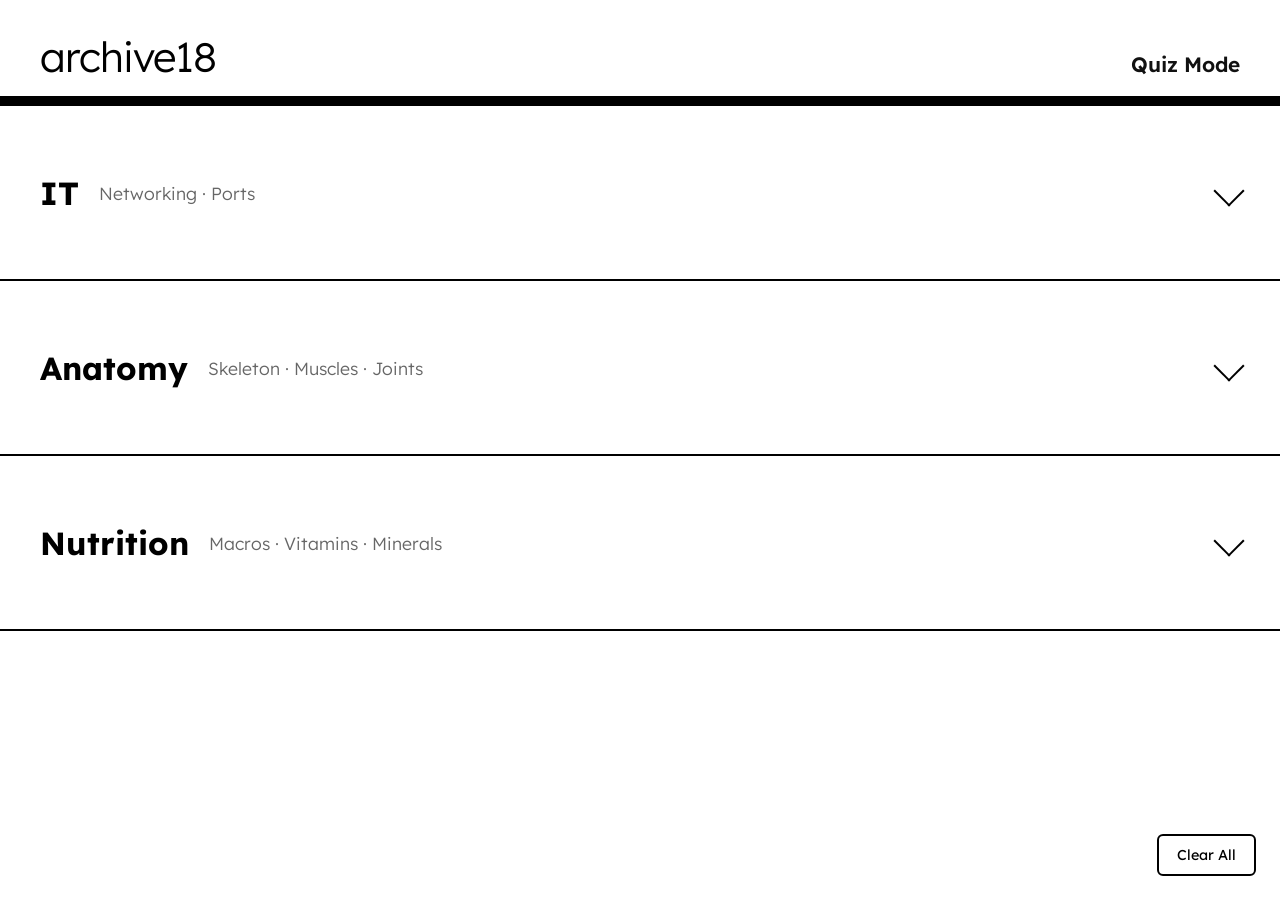
<file: index.html>
<!DOCTYPE html>
<html lang="en">
<head>
    <meta charset="UTF-8">
    <meta name="viewport" content="width=device-width, initial-scale=1.0">
    <link rel="stylesheet" href="style.css?v=3">
    <link href="https://fonts.googleapis.com/css2?family=Lexend:wght@300;400;600&display=swap" rel="stylesheet">
    <title>archive18</title>
</head>

<body>

<header class="site-header">
  <div class="brand">archive18</div>
  <a class="header-quiz" href="quiz.html">Quiz Mode</a>
</header>
<div class="header-bar"></div>

<section class="topic">
  <details>
    <summary>
      <h2>IT</h2>
      <span class="topic-desc">Networking · Ports</span>
      <span class="arrow"></span>
    </summary>
    <div class="content">

      <h1>Networking Concepts (23%):</h1>

        <h2><b>OSI Model:</b></h2>
          <h2><b>Layer 1: Physical layer</b></h2> <p contenteditable="true" class="answer-field" data-key="osi-l1" placeholder="Type your answer..."></p>
          <h2><b>Layer 2: Data Link</b></h2> <p contenteditable="true" class="answer-field" data-key="osi-l2" placeholder="Type your answer..."></p>
          <h2><b>Layer 3: Network</b></h2> <p contenteditable="true" class="answer-field" data-key="osi-l3" placeholder="Type your answer..."></p>
          <h2><b>Layer 4: Transport</b></h2> <p contenteditable="true" class="answer-field" data-key="osi-l4" placeholder="Type your answer..."></p>
          <h2><b>Layer 5: Session</b></h2> <p contenteditable="true" class="answer-field" data-key="osi-l5" placeholder="Type your answer..."></p>
          <h2><b>Layer 6: Presentation</b></h2> <p contenteditable="true" class="answer-field" data-key="osi-l6" placeholder="Type your answer..."></p>
          <h2><b>Layer 7: Application</b></h2> <p contenteditable="true" class="answer-field" data-key="osi-l7" placeholder="Type your answer..."></p>

        <h2><b>Networking appliances:</b></h2>
          <h2><b>Routers:</b></h2> <p contenteditable="true" class="answer-field" data-key="app-routers" placeholder="Type your answer..."></p>
          <h2><b>Switches:</b></h2> <p contenteditable="true" class="answer-field" data-key="app-switches" placeholder="Type your answer..."></p>
          <h2><b>Hubs:</b></h2> <p contenteditable="true" class="answer-field" data-key="app-hubs" placeholder="Type your answer..."></p>
          <h2><b>Firewall:</b></h2> <p contenteditable="true" class="answer-field" data-key="app-firewall" placeholder="Type your answer..."></p>
          <h2><b>IDS/IPS:</b></h2> <p contenteditable="true" class="answer-field" data-key="app-idsips" placeholder="Type your answer..."></p>
          <h2><b>Load Balancer:</b></h2> <p contenteditable="true" class="answer-field" data-key="app-lb" placeholder="Type your answer..."></p>
          <h2><b>Proxies:</b></h2> <p contenteditable="true" class="answer-field" data-key="app-proxies" placeholder="Type your answer..."></p>
          <h2><b>NAS:</b></h2> <p contenteditable="true" class="answer-field" data-key="app-nas" placeholder="Type your answer..."></p>
          <h2><b>SAN:</b></h2> <p contenteditable="true" class="answer-field" data-key="app-san" placeholder="Type your answer..."></p>

        <h2><b>Cloud concepts:</b></h2>
          <h2><b>NFV:</b></h2> <p contenteditable="true" class="answer-field" data-key="cloud-nfv" placeholder="Type your answer..."></p>
          <h2><b>VPC:</b></h2> <p contenteditable="true" class="answer-field" data-key="cloud-vpc" placeholder="Type your answer..."></p>
          <h2><b>NSG:</b></h2> <p contenteditable="true" class="answer-field" data-key="cloud-nsg" placeholder="Type your answer..."></p>
          <h2><b>Cloud Gateways:</b></h2> <p contenteditable="true" class="answer-field" data-key="cloud-gw" placeholder="Type your answer..."></p>
          <h2><b>Deployment models (public, private, hybrid):</b></h2> <p contenteditable="true" class="answer-field" data-key="cloud-deploy" placeholder="Type your answer..."></p>

        <h2><b>Ports and protocols:</b></h2>
          <h2><b>FTP:</b></h2> <p contenteditable="true" class="answer-field" data-key="proto-ftp" placeholder="Type your answer..."></p>
          <h2><b>SFTP:</b></h2> <p contenteditable="true" class="answer-field" data-key="proto-sftp" placeholder="Type your answer..."></p>

        <h2><b>Traffic types:</b></h2>
          <h2><b>Unicast:</b></h2> <p contenteditable="true" class="answer-field" data-key="traffic-unicast" placeholder="Type your answer..."></p>
          <h2><b>Multicast:</b></h2> <p contenteditable="true" class="answer-field" data-key="traffic-multicast" placeholder="Type your answer..."></p>
          <h2><b>Anycast:</b></h2> <p contenteditable="true" class="answer-field" data-key="traffic-anycast" placeholder="Type your answer..."></p>
          <h2><b>Broadcast:</b></h2> <p contenteditable="true" class="answer-field" data-key="traffic-broadcast" placeholder="Type your answer..."></p>

        <h2><b>Transmission media (Wireless):</b></h2>
          <h2><b>802.11:</b></h2> <p contenteditable="true" class="answer-field" data-key="wireless-80211" placeholder="Type your answer..."></p>
          <h2><b>Cellular:</b></h2> <p contenteditable="true" class="answer-field" data-key="wireless-cellular" placeholder="Type your answer..."></p>
          <h2><b>Satellite:</b></h2> <p contenteditable="true" class="answer-field" data-key="wireless-satellite" placeholder="Type your answer..."></p>

        <h2><b>Transmission media (Wired):</b></h2>
          <h2><b>Fiber:</b></h2> <p contenteditable="true" class="answer-field" data-key="wired-fiber" placeholder="Type your answer..."></p>
          <h2><b>Coaxial:</b></h2> <p contenteditable="true" class="answer-field" data-key="wired-coax" placeholder="Type your answer..."></p>
          <h2><b>DAC (Direct Attach Copper):</b></h2> <p contenteditable="true" class="answer-field" data-key="wired-dac" placeholder="Type your answer..."></p>

        <h2><b>Transceivers and connectors:</b></h2>
          <h2><b>SC:</b></h2> <p contenteditable="true" class="answer-field" data-key="conn-sc" placeholder="Type your answer..."></p>
          <h2><b>LC:</b></h2> <p contenteditable="true" class="answer-field" data-key="conn-lc" placeholder="Type your answer..."></p>
          <h2><b>ST:</b></h2> <p contenteditable="true" class="answer-field" data-key="conn-st" placeholder="Type your answer..."></p>
          <h2><b>MPO:</b></h2> <p contenteditable="true" class="answer-field" data-key="conn-mpo" placeholder="Type your answer..."></p>
          <h2><b>RJ11:</b></h2> <p contenteditable="true" class="answer-field" data-key="conn-rj11" placeholder="Type your answer..."></p>
          <h2><b>RJ45:</b></h2> <p contenteditable="true" class="answer-field" data-key="conn-rj45" placeholder="Type your answer..."></p>
          <h2><b>F-type:</b></h2> <p contenteditable="true" class="answer-field" data-key="conn-ftype" placeholder="Type your answer..."></p>
          <h2><b>BNC:</b></h2> <p contenteditable="true" class="answer-field" data-key="conn-bnc" placeholder="Type your answer..."></p>

        <h2><b>Network topologies:</b></h2>
          <h2><b>Mesh:</b></h2> <p contenteditable="true" class="answer-field" data-key="topo-mesh" placeholder="Type your answer..."></p>
          <h2><b>Hybrid:</b></h2> <p contenteditable="true" class="answer-field" data-key="topo-hybrid" placeholder="Type your answer..."></p>
          <h2><b>Star/Hub and spoke:</b></h2> <p contenteditable="true" class="answer-field" data-key="topo-star" placeholder="Type your answer..."></p>
          <h2><b>Spine and leaf:</b></h2> <p contenteditable="true" class="answer-field" data-key="topo-spineleaf" placeholder="Type your answer..."></p>
          <h2><b>Point-to-point:</b></h2> <p contenteditable="true" class="answer-field" data-key="topo-p2p" placeholder="Type your answer..."></p>
          <h2><b>Three-tier:</b></h2> <p contenteditable="true" class="answer-field" data-key="topo-threetier" placeholder="Type your answer..."></p>
          <h2><b>Collapsed core:</b></h2> <p contenteditable="true" class="answer-field" data-key="topo-collapsedcore" placeholder="Type your answer..."></p>

        <h2><b>IPv4 addressing:</b></h2>
          <h2><b>Public vs. private:</b></h2> <p contenteditable="true" class="answer-field" data-key="ipv4-pubpriv" placeholder="Type your answer..."></p>
          <h2><b>APIPA:</b></h2> <p contenteditable="true" class="answer-field" data-key="ipv4-apipa" placeholder="Type your answer..."></p>
          <h2><b>RFC1918:</b></h2> <p contenteditable="true" class="answer-field" data-key="ipv4-rfc1918" placeholder="Type your answer..."></p>
          <h2><b>Loopback:</b></h2> <p contenteditable="true" class="answer-field" data-key="ipv4-loopback" placeholder="Type your answer..."></p>
          <h2><b>Subnetting (VLSM, CIDR):</b></h2> <p contenteditable="true" class="answer-field" data-key="ipv4-subnet" placeholder="Type your answer..."></p>
          <h2><b>Address classes (A, B, C, D, E):</b></h2> <p contenteditable="true" class="answer-field" data-key="ipv4-classes" placeholder="Type your answer..."></p>

        <h2><b>Additional ports and protocols:</b></h2>
          <h2><b>SSH:</b></h2> <p contenteditable="true" class="answer-field" data-key="proto-ssh" placeholder="Type your answer..."></p>
          <h2><b>Telnet:</b></h2> <p contenteditable="true" class="answer-field" data-key="proto-telnet" placeholder="Type your answer..."></p>
          <h2><b>SMTP:</b></h2> <p contenteditable="true" class="answer-field" data-key="proto-smtp" placeholder="Type your answer..."></p>
          <h2><b>DNS:</b></h2> <p contenteditable="true" class="answer-field" data-key="proto-dns" placeholder="Type your answer..."></p>
          <h2><b>DHCP:</b></h2> <p contenteditable="true" class="answer-field" data-key="proto-dhcp" placeholder="Type your answer..."></p>
          <h2><b>HTTP:</b></h2> <p contenteditable="true" class="answer-field" data-key="proto-http" placeholder="Type your answer..."></p>
          <h2><b>HTTPS:</b></h2> <p contenteditable="true" class="answer-field" data-key="proto-https" placeholder="Type your answer..."></p>
          <h2><b>SNMP:</b></h2> <p contenteditable="true" class="answer-field" data-key="proto-snmp" placeholder="Type your answer..."></p>
          <h2><b>LDAP:</b></h2> <p contenteditable="true" class="answer-field" data-key="proto-ldap" placeholder="Type your answer..."></p>
          <h2><b>RDP:</b></h2> <p contenteditable="true" class="answer-field" data-key="proto-rdp" placeholder="Type your answer..."></p>
          <h2><b>SIP:</b></h2> <p contenteditable="true" class="answer-field" data-key="proto-sip" placeholder="Type your answer..."></p>

        <h2><b>Additional cloud service models:</b></h2>
          <h2><b>SaaS:</b></h2> <p contenteditable="true" class="answer-field" data-key="cloud-saas" placeholder="Type your answer..."></p>
          <h2><b>IaaS:</b></h2> <p contenteditable="true" class="answer-field" data-key="cloud-iaas" placeholder="Type your answer..."></p>
          <h2><b>PaaS:</b></h2> <p contenteditable="true" class="answer-field" data-key="cloud-paas" placeholder="Type your answer..."></p>


      <h1>Network Implementation (20%):</h1>

        <h2><b>Routing technologies:</b></h2>
          <h2><b>Static routing:</b></h2> <p contenteditable="true" class="answer-field" data-key="route-static" placeholder="Type your answer..."></p>
          <h2><b>Dynamic routing:</b></h2> <p contenteditable="true" class="answer-field" data-key="route-dynamic" placeholder="Type your answer..."></p>
          <h2><b>BGP:</b></h2> <p contenteditable="true" class="answer-field" data-key="route-bgp" placeholder="Type your answer..."></p>
          <h2><b>EIGRP:</b></h2> <p contenteditable="true" class="answer-field" data-key="route-eigrp" placeholder="Type your answer..."></p>
          <h2><b>OSPF:</b></h2> <p contenteditable="true" class="answer-field" data-key="route-ospf" placeholder="Type your answer..."></p>
          <h2><b>NAT:</b></h2> <p contenteditable="true" class="answer-field" data-key="route-nat" placeholder="Type your answer..."></p>
          <h2><b>PAT:</b></h2> <p contenteditable="true" class="answer-field" data-key="route-pat" placeholder="Type your answer..."></p>
          <h2><b>FHRP:</b></h2> <p contenteditable="true" class="answer-field" data-key="route-fhrp" placeholder="Type your answer..."></p>
          <h2><b>VIP:</b></h2> <p contenteditable="true" class="answer-field" data-key="route-vip" placeholder="Type your answer..."></p>
          <h2><b>Subinterfaces:</b></h2> <p contenteditable="true" class="answer-field" data-key="route-subint" placeholder="Type your answer..."></p>

        <h2><b>Switching technologies:</b></h2>
          <h2><b>VLANs:</b></h2> <p contenteditable="true" class="answer-field" data-key="switch-vlan" placeholder="Type your answer..."></p>
          <h2><b>Interface configuration:</b></h2> <p contenteditable="true" class="answer-field" data-key="switch-ifconfig" placeholder="Type your answer..."></p>
          <h2><b>Spanning tree:</b></h2> <p contenteditable="true" class="answer-field" data-key="switch-stp" placeholder="Type your answer..."></p>
          <h2><b>MTU:</b></h2> <p contenteditable="true" class="answer-field" data-key="switch-mtu" placeholder="Type your answer..."></p>
          <h2><b>Jumbo frames:</b></h2> <p contenteditable="true" class="answer-field" data-key="switch-jumbo" placeholder="Type your answer..."></p>

        <h2><b>Wireless:</b></h2>
          <h2><b>Channels:</b></h2> <p contenteditable="true" class="answer-field" data-key="wifi-channels" placeholder="Type your answer..."></p>
          <h2><b>Frequency options:</b></h2> <p contenteditable="true" class="answer-field" data-key="wifi-freq" placeholder="Type your answer..."></p>
          <h2><b>SSID:</b></h2> <p contenteditable="true" class="answer-field" data-key="wifi-ssid" placeholder="Type your answer..."></p>
          <h2><b>Encryption:</b></h2> <p contenteditable="true" class="answer-field" data-key="wifi-enc" placeholder="Type your answer..."></p>
          <h2><b>Guest networks:</b></h2> <p contenteditable="true" class="answer-field" data-key="wifi-guest" placeholder="Type your answer..."></p>
          <h2><b>Authentication:</b></h2> <p contenteditable="true" class="answer-field" data-key="wifi-auth" placeholder="Type your answer..."></p>
          <h2><b>Antennas:</b></h2> <p contenteditable="true" class="answer-field" data-key="wifi-antenna" placeholder="Type your answer..."></p>
          <h2><b>Access points:</b></h2> <p contenteditable="true" class="answer-field" data-key="wifi-ap" placeholder="Type your answer..."></p>

        <h2><b>Physical installations:</b></h2>
          <h2><b>Installation implications:</b></h2> <p contenteditable="true" class="answer-field" data-key="phys-install" placeholder="Type your answer..."></p>
          <h2><b>Power considerations:</b></h2> <p contenteditable="true" class="answer-field" data-key="phys-power" placeholder="Type your answer..."></p>
          <h2><b>Environmental factors:</b></h2> <p contenteditable="true" class="answer-field" data-key="phys-env" placeholder="Type your answer..."></p>


      <h1>Network Operations (19%):</h1>

        <h2><b>Documentation:</b></h2>
          <h2><b>Physical vs. logical diagrams:</b></h2> <p contenteditable="true" class="answer-field" data-key="doc-diagrams" placeholder="Type your answer..."></p>
          <h2><b>Rack diagrams:</b></h2> <p contenteditable="true" class="answer-field" data-key="doc-rack" placeholder="Type your answer..."></p>
          <h2><b>Cable maps:</b></h2> <p contenteditable="true" class="answer-field" data-key="doc-cable" placeholder="Type your answer..."></p>
          <h2><b>Asset inventory:</b></h2> <p contenteditable="true" class="answer-field" data-key="doc-asset" placeholder="Type your answer..."></p>
          <h2><b>IPAM:</b></h2> <p contenteditable="true" class="answer-field" data-key="doc-ipam" placeholder="Type your answer..."></p>
          <h2><b>SLA:</b></h2> <p contenteditable="true" class="answer-field" data-key="doc-sla" placeholder="Type your answer..."></p>
          <h2><b>Wireless surveys:</b></h2> <p contenteditable="true" class="answer-field" data-key="doc-wsurvey" placeholder="Type your answer..."></p>

        <h2><b>Life-cycle management:</b></h2>
          <h2><b>EOL (End of Life):</b></h2> <p contenteditable="true" class="answer-field" data-key="lc-eol" placeholder="Type your answer..."></p>
          <h2><b>EOS (End of Support):</b></h2> <p contenteditable="true" class="answer-field" data-key="lc-eos" placeholder="Type your answer..."></p>
          <h2><b>Software management:</b></h2> <p contenteditable="true" class="answer-field" data-key="lc-softmgmt" placeholder="Type your answer..."></p>
          <h2><b>Decommissioning:</b></h2> <p contenteditable="true" class="answer-field" data-key="lc-decom" placeholder="Type your answer..."></p>

        <h2><b>Change management:</b></h2>
          <h2><b>Request process tracking:</b></h2> <p contenteditable="true" class="answer-field" data-key="change-track" placeholder="Type your answer..."></p>

        <h2><b>Configuration management:</b></h2>
          <h2><b>Production configuration:</b></h2> <p contenteditable="true" class="answer-field" data-key="cfg-prod" placeholder="Type your answer..."></p>
          <h2><b>Backup configuration:</b></h2> <p contenteditable="true" class="answer-field" data-key="cfg-backup" placeholder="Type your answer..."></p>
          <h2><b>Baseline configuration:</b></h2> <p contenteditable="true" class="answer-field" data-key="cfg-baseline" placeholder="Type your answer..."></p>

        <h2><b>Network monitoring:</b></h2>
          <h2><b>SNMP:</b></h2> <p contenteditable="true" class="answer-field" data-key="mon-snmp" placeholder="Type your answer..."></p>
          <h2><b>Flow data:</b></h2> <p contenteditable="true" class="answer-field" data-key="mon-flow" placeholder="Type your answer..."></p>
          <h2><b>Packet capture:</b></h2> <p contenteditable="true" class="answer-field" data-key="mon-pcap" placeholder="Type your answer..."></p>
          <h2><b>Baseline metrics:</b></h2> <p contenteditable="true" class="answer-field" data-key="mon-baseline" placeholder="Type your answer..."></p>
          <h2><b>Log aggregation:</b></h2> <p contenteditable="true" class="answer-field" data-key="mon-log" placeholder="Type your answer..."></p>
          <h2><b>API integration:</b></h2> <p contenteditable="true" class="answer-field" data-key="mon-api" placeholder="Type your answer..."></p>
          <h2><b>Port mirroring:</b></h2> <p contenteditable="true" class="answer-field" data-key="mon-mirror" placeholder="Type your answer..."></p>

        <h2><b>Disaster recovery:</b></h2>
          <h2><b>RPO (Recovery Point Objective):</b></h2> <p contenteditable="true" class="answer-field" data-key="dr-rpo" placeholder="Type your answer..."></p>
          <h2><b>RTO (Recovery Time Objective):</b></h2> <p contenteditable="true" class="answer-field" data-key="dr-rto" placeholder="Type your answer..."></p>
          <h2><b>MTTR (Mean Time To Repair):</b></h2> <p contenteditable="true" class="answer-field" data-key="dr-mttr" placeholder="Type your answer..."></p>
          <h2><b>MTBF (Mean Time Between Failures):</b></h2> <p contenteditable="true" class="answer-field" data-key="dr-mtbf" placeholder="Type your answer..."></p>
          <h2><b>Cold/warm/hot sites:</b></h2> <p contenteditable="true" class="answer-field" data-key="dr-sites" placeholder="Type your answer..."></p>
          <h2><b>Active-active/passive:</b></h2> <p contenteditable="true" class="answer-field" data-key="dr-active" placeholder="Type your answer..."></p>

        <h2><b>Network services:</b></h2>
          <h2><b>DHCP:</b></h2> <p contenteditable="true" class="answer-field" data-key="svc-dhcp" placeholder="Type your answer..."></p>
          <h2><b>SLAAC:</b></h2> <p contenteditable="true" class="answer-field" data-key="svc-slaac" placeholder="Type your answer..."></p>
          <h2><b>DNS:</b></h2> <p contenteditable="true" class="answer-field" data-key="svc-dns" placeholder="Type your answer..."></p>
          <h2><b>NTP:</b></h2> <p contenteditable="true" class="answer-field" data-key="svc-ntp" placeholder="Type your answer..."></p>
          <h2><b>PTP:</b></h2> <p contenteditable="true" class="answer-field" data-key="svc-ptp" placeholder="Type your answer..."></p>
          <h2><b>NTS:</b></h2> <p contenteditable="true" class="answer-field" data-key="svc-nts" placeholder="Type your answer..."></p>

        <h2><b>Access and management:</b></h2>
          <h2><b>VPNs:</b></h2> <p contenteditable="true" class="answer-field" data-key="mgmt-vpn" placeholder="Type your answer..."></p>
          <h2><b>SSH:</b></h2> <p contenteditable="true" class="answer-field" data-key="mgmt-ssh" placeholder="Type your answer..."></p>
          <h2><b>GUI:</b></h2> <p contenteditable="true" class="answer-field" data-key="mgmt-gui" placeholder="Type your answer..."></p>
          <h2><b>API:</b></h2> <p contenteditable="true" class="answer-field" data-key="mgmt-api" placeholder="Type your answer..."></p>
          <h2><b>Console:</b></h2> <p contenteditable="true" class="answer-field" data-key="mgmt-console" placeholder="Type your answer..."></p>


      <h1>Network Security (14%):</h1>

        <h2><b>Logical security:</b></h2>
          <h2><b>Encryption (data in transit/rest):</b></h2> <p contenteditable="true" class="answer-field" data-key="sec-enc" placeholder="Type your answer..."></p>
          <h2><b>PKI:</b></h2> <p contenteditable="true" class="answer-field" data-key="sec-pki" placeholder="Type your answer..."></p>
          <h2><b>IAM:</b></h2> <p contenteditable="true" class="answer-field" data-key="sec-iam" placeholder="Type your answer..."></p>
          <h2><b>MFA:</b></h2> <p contenteditable="true" class="answer-field" data-key="sec-mfa" placeholder="Type your answer..."></p>
          <h2><b>SSO:</b></h2> <p contenteditable="true" class="answer-field" data-key="sec-sso" placeholder="Type your answer..."></p>
          <h2><b>RADIUS:</b></h2> <p contenteditable="true" class="answer-field" data-key="sec-radius" placeholder="Type your answer..."></p>
          <h2><b>LDAP:</b></h2> <p contenteditable="true" class="answer-field" data-key="sec-ldap" placeholder="Type your answer..."></p>
          <h2><b>SAML:</b></h2> <p contenteditable="true" class="answer-field" data-key="sec-saml" placeholder="Type your answer..."></p>
          <h2><b>TACACS+:</b></h2> <p contenteditable="true" class="answer-field" data-key="sec-tacacs" placeholder="Type your answer..."></p>
          <h2><b>Time-based authentication:</b></h2> <p contenteditable="true" class="answer-field" data-key="sec-timeauth" placeholder="Type your answer..."></p>
          <h2><b>Least privilege:</b></h2> <p contenteditable="true" class="answer-field" data-key="sec-leastpriv" placeholder="Type your answer..."></p>
          <h2><b>Role-based access control:</b></h2> <p contenteditable="true" class="answer-field" data-key="sec-rbac" placeholder="Type your answer..."></p>
          <h2><b>Geofencing:</b></h2> <p contenteditable="true" class="answer-field" data-key="sec-geofence" placeholder="Type your answer..."></p>

        <h2><b>Physical security:</b></h2>
          <h2><b>Cameras:</b></h2> <p contenteditable="true" class="answer-field" data-key="physsec-cam" placeholder="Type your answer..."></p>
          <h2><b>Locks:</b></h2> <p contenteditable="true" class="answer-field" data-key="physsec-locks" placeholder="Type your answer..."></p>

        <h2><b>Deception technologies:</b></h2>
          <h2><b>Honeypot:</b></h2> <p contenteditable="true" class="answer-field" data-key="deception-honeypot" placeholder="Type your answer..."></p>
          <h2><b>Honeynet:</b></h2> <p contenteditable="true" class="answer-field" data-key="deception-honeynet" placeholder="Type your answer..."></p>

        <h2><b>Security terminology:</b></h2>
          <h2><b>Risk:</b></h2> <p contenteditable="true" class="answer-field" data-key="term-risk" placeholder="Type your answer..."></p>
          <h2><b>Vulnerability:</b></h2> <p contenteditable="true" class="answer-field" data-key="term-vuln" placeholder="Type your answer..."></p>
          <h2><b>Exploit:</b></h2> <p contenteditable="true" class="answer-field" data-key="term-exploit" placeholder="Type your answer..."></p>
          <h2><b>Threat:</b></h2> <p contenteditable="true" class="answer-field" data-key="term-threat" placeholder="Type your answer..."></p>
          <h2><b>CIA Triad:</b></h2> <p contenteditable="true" class="answer-field" data-key="term-cia" placeholder="Type your answer..."></p>

        <h2><b>Audits and compliance:</b></h2>
          <h2><b>Data locality:</b></h2> <p contenteditable="true" class="answer-field" data-key="comp-locality" placeholder="Type your answer..."></p>
          <h2><b>PCI DSS:</b></h2> <p contenteditable="true" class="answer-field" data-key="comp-pci" placeholder="Type your answer..."></p>
          <h2><b>GDPR:</b></h2> <p contenteditable="true" class="answer-field" data-key="comp-gdpr" placeholder="Type your answer..."></p>

        <h2><b>Network segmentation:</b></h2>
          <h2><b>IoT:</b></h2> <p contenteditable="true" class="answer-field" data-key="seg-iot" placeholder="Type your answer..."></p>
          <h2><b>IIoT:</b></h2> <p contenteditable="true" class="answer-field" data-key="seg-iiot" placeholder="Type your answer..."></p>
          <h2><b>SCADA:</b></h2> <p contenteditable="true" class="answer-field" data-key="seg-scada" placeholder="Type your answer..."></p>
          <h2><b>ICS:</b></h2> <p contenteditable="true" class="answer-field" data-key="seg-ics" placeholder="Type your answer..."></p>
          <h2><b>OT:</b></h2> <p contenteditable="true" class="answer-field" data-key="seg-ot" placeholder="Type your answer..."></p>
          <h2><b>Guest:</b></h2> <p contenteditable="true" class="answer-field" data-key="seg-guest" placeholder="Type your answer..."></p>
          <h2><b>BYOD:</b></h2> <p contenteditable="true" class="answer-field" data-key="seg-byod" placeholder="Type your answer..."></p>

        <h2><b>Types of attacks:</b></h2>
          <h2><b>DoS/DDoS:</b></h2> <p contenteditable="true" class="answer-field" data-key="atk-ddos" placeholder="Type your answer..."></p>
          <h2><b>VLAN hopping:</b></h2> <p contenteditable="true" class="answer-field" data-key="atk-vlanhopping" placeholder="Type your answer..."></p>
          <h2><b>MAC flooding:</b></h2> <p contenteditable="true" class="answer-field" data-key="atk-macflood" placeholder="Type your answer..."></p>
          <h2><b>ARP poisoning/spoofing:</b></h2> <p contenteditable="true" class="answer-field" data-key="atk-arp" placeholder="Type your answer..."></p>
          <h2><b>DNS poisoning/spoofing:</b></h2> <p contenteditable="true" class="answer-field" data-key="atk-dns" placeholder="Type your answer..."></p>
          <h2><b>Rogue devices/services:</b></h2> <p contenteditable="true" class="answer-field" data-key="atk-rogue" placeholder="Type your answer..."></p>
          <h2><b>Evil twin:</b></h2> <p contenteditable="true" class="answer-field" data-key="atk-eviltwin" placeholder="Type your answer..."></p>
          <h2><b>On-path attack:</b></h2> <p contenteditable="true" class="answer-field" data-key="atk-onpath" placeholder="Type your answer..."></p>
          <h2><b>Phishing:</b></h2> <p contenteditable="true" class="answer-field" data-key="atk-phishing" placeholder="Type your answer..."></p>
          <h2><b>Dumpster diving:</b></h2> <p contenteditable="true" class="answer-field" data-key="atk-dumpster" placeholder="Type your answer..."></p>
          <h2><b>Shoulder surfing:</b></h2> <p contenteditable="true" class="answer-field" data-key="atk-shoulder" placeholder="Type your answer..."></p>
          <h2><b>Tailgating:</b></h2> <p contenteditable="true" class="answer-field" data-key="atk-tailgate" placeholder="Type your answer..."></p>

        <h2><b>Security features and defense:</b></h2>
          <h2><b>Device hardening:</b></h2> <p contenteditable="true" class="answer-field" data-key="def-harden" placeholder="Type your answer..."></p>
          <h2><b>NAC:</b></h2> <p contenteditable="true" class="answer-field" data-key="def-nac" placeholder="Type your answer..."></p>
          <h2><b>Key management:</b></h2> <p contenteditable="true" class="answer-field" data-key="def-keymgmt" placeholder="Type your answer..."></p>
          <h2><b>ACL:</b></h2> <p contenteditable="true" class="answer-field" data-key="def-acl" placeholder="Type your answer..."></p>
          <h2><b>URL/content filtering:</b></h2> <p contenteditable="true" class="answer-field" data-key="def-urlfilter" placeholder="Type your answer..."></p>
          <h2><b>Trusted vs. untrusted zones:</b></h2> <p contenteditable="true" class="answer-field" data-key="def-zones" placeholder="Type your answer..."></p>
          <h2><b>Screened subnet:</b></h2> <p contenteditable="true" class="answer-field" data-key="def-screenedsub" placeholder="Type your answer..."></p>


      <h1>Network Troubleshooting (24%):</h1>

        <h2><b>Troubleshooting methodology:</b></h2>
          <h2><b>Identify the problem:</b></h2> <p contenteditable="true" class="answer-field" data-key="ts-identify" placeholder="Type your answer..."></p>
          <h2><b>Establish a theory:</b></h2> <p contenteditable="true" class="answer-field" data-key="ts-theory" placeholder="Type your answer..."></p>
          <h2><b>Test the theory:</b></h2> <p contenteditable="true" class="answer-field" data-key="ts-test" placeholder="Type your answer..."></p>
          <h2><b>Plan and implement a solution:</b></h2> <p contenteditable="true" class="answer-field" data-key="ts-plan" placeholder="Type your answer..."></p>
          <h2><b>Verify functionality:</b></h2> <p contenteditable="true" class="answer-field" data-key="ts-verify" placeholder="Type your answer..."></p>
          <h2><b>Document findings:</b></h2> <p contenteditable="true" class="answer-field" data-key="ts-document" placeholder="Type your answer..."></p>

        <h2><b>Cabling and physical interface issues:</b></h2>
          <h2><b>Incorrect cable type:</b></h2> <p contenteditable="true" class="answer-field" data-key="cable-type" placeholder="Type your answer..."></p>
          <h2><b>Signal degradation:</b></h2> <p contenteditable="true" class="answer-field" data-key="cable-degrade" placeholder="Type your answer..."></p>
          <h2><b>Improper termination:</b></h2> <p contenteditable="true" class="answer-field" data-key="cable-term" placeholder="Type your answer..."></p>
          <h2><b>TX/RX transposed:</b></h2> <p contenteditable="true" class="answer-field" data-key="cable-txrx" placeholder="Type your answer..."></p>
          <h2><b>Increasing counters:</b></h2> <p contenteditable="true" class="answer-field" data-key="cable-counters" placeholder="Type your answer..."></p>
          <h2><b>Port status:</b></h2> <p contenteditable="true" class="answer-field" data-key="cable-portstatus" placeholder="Type your answer..."></p>
          <h2><b>PoE:</b></h2> <p contenteditable="true" class="answer-field" data-key="cable-poe" placeholder="Type your answer..."></p>
          <h2><b>Transceiver mismatch:</b></h2> <p contenteditable="true" class="answer-field" data-key="cable-xcvr" placeholder="Type your answer..."></p>
          <h2><b>Signal strength:</b></h2> <p contenteditable="true" class="answer-field" data-key="cable-sigstrength" placeholder="Type your answer..."></p>

        <h2><b>Network services issues:</b></h2>
          <h2><b>STP issues:</b></h2> <p contenteditable="true" class="answer-field" data-key="issue-stp" placeholder="Type your answer..."></p>
          <h2><b>VLAN assignment:</b></h2> <p contenteditable="true" class="answer-field" data-key="issue-vlan" placeholder="Type your answer..."></p>
          <h2><b>ACLs:</b></h2> <p contenteditable="true" class="answer-field" data-key="issue-acl" placeholder="Type your answer..."></p>
          <h2><b>Routing table issues:</b></h2> <p contenteditable="true" class="answer-field" data-key="issue-route" placeholder="Type your answer..."></p>
          <h2><b>Default routes:</b></h2> <p contenteditable="true" class="answer-field" data-key="issue-defroute" placeholder="Type your answer..."></p>
          <h2><b>Address pool exhaustion:</b></h2> <p contenteditable="true" class="answer-field" data-key="issue-poolexhaust" placeholder="Type your answer..."></p>
          <h2><b>Incorrect gateway/IP/subnet mask:</b></h2> <p contenteditable="true" class="answer-field" data-key="issue-gwip" placeholder="Type your answer..."></p>

        <h2><b>Performance issues:</b></h2>
          <h2><b>Congestion:</b></h2> <p contenteditable="true" class="answer-field" data-key="perf-congestion" placeholder="Type your answer..."></p>
          <h2><b>Latency:</b></h2> <p contenteditable="true" class="answer-field" data-key="perf-latency" placeholder="Type your answer..."></p>
          <h2><b>Packet loss:</b></h2> <p contenteditable="true" class="answer-field" data-key="perf-pktloss" placeholder="Type your answer..."></p>
          <h2><b>Wireless interference:</b></h2> <p contenteditable="true" class="answer-field" data-key="perf-wifiinterf" placeholder="Type your answer..."></p>

        <h2><b>Tools and protocols:</b></h2>
          <h2><b>Protocol analyzers:</b></h2> <p contenteditable="true" class="answer-field" data-key="tool-analyzer" placeholder="Type your answer..."></p>
          <h2><b>Command line tools:</b></h2> <p contenteditable="true" class="answer-field" data-key="tool-cli" placeholder="Type your answer..."></p>
          <h2><b>Cable testers:</b></h2> <p contenteditable="true" class="answer-field" data-key="tool-cabletester" placeholder="Type your answer..."></p>
          <h2><b>Wi-Fi analyzers:</b></h2> <p contenteditable="true" class="answer-field" data-key="tool-wifianalyzer" placeholder="Type your answer..."></p>

      <h1>Port Numbers</h1>

      <div class="ports-controls">
        <button class="ports-btn" id="toggleQuizBtn" onclick="togglePortQuiz()">Quiz Mode</button>
        <button class="ports-btn" id="toggleTableBtn" onclick="togglePortTable()">Reference Table</button>
      </div>

      <!-- REFERENCE TABLE -->
      <div id="portTableView">
        <table class="port-table">
          <thead>
            <tr><th>Port</th><th>Protocol</th><th>Transport</th><th>Notes</th></tr>
          </thead>
          <tbody>
            <tr><td>20</td><td>FTP (Data)</td><td>TCP</td><td>Active mode data transfer</td></tr>
            <tr><td>21</td><td>FTP (Control)</td><td>TCP</td><td>Commands, authentication</td></tr>
            <tr><td>22</td><td>SSH / SFTP / SCP</td><td>TCP</td><td>Encrypted remote access &amp; file transfer</td></tr>
            <tr><td>23</td><td>Telnet</td><td>TCP</td><td>Unencrypted remote access — insecure</td></tr>
            <tr><td>25</td><td>SMTP</td><td>TCP</td><td>Sends email between servers</td></tr>
            <tr><td>49</td><td>TACACS+</td><td>TCP</td><td>Cisco AAA — separates auth/authz/acct</td></tr>
            <tr><td>53</td><td>DNS</td><td>TCP/UDP</td><td>UDP for queries; TCP for zone transfers</td></tr>
            <tr><td>67</td><td>DHCP (Server)</td><td>UDP</td><td>Server listens here</td></tr>
            <tr><td>68</td><td>DHCP (Client)</td><td>UDP</td><td>Client receives response here</td></tr>
            <tr><td>69</td><td>TFTP</td><td>UDP</td><td>Trivial FTP — no auth; used for IOS/config transfers</td></tr>
            <tr><td>80</td><td>HTTP</td><td>TCP</td><td>Unencrypted web traffic</td></tr>
            <tr><td>88</td><td>Kerberos</td><td>TCP/UDP</td><td>Authentication in Active Directory</td></tr>
            <tr><td>110</td><td>POP3</td><td>TCP</td><td>Retrieves email, deletes from server</td></tr>
            <tr><td>119</td><td>NNTP</td><td>TCP</td><td>Network News Transfer Protocol</td></tr>
            <tr><td>123</td><td>NTP</td><td>UDP</td><td>Time synchronization</td></tr>
            <tr><td>137</td><td>NetBIOS Name</td><td>UDP</td><td>Name resolution over NetBIOS</td></tr>
            <tr><td>138</td><td>NetBIOS Datagram</td><td>UDP</td><td>Connectionless NetBIOS communication</td></tr>
            <tr><td>139</td><td>NetBIOS Session</td><td>TCP</td><td>Connection-oriented NetBIOS (SMB over NetBIOS)</td></tr>
            <tr><td>143</td><td>IMAP</td><td>TCP</td><td>Retrieves email, keeps on server</td></tr>
            <tr><td>161</td><td>SNMP</td><td>UDP</td><td>Polls network devices for monitoring</td></tr>
            <tr><td>162</td><td>SNMP Trap</td><td>UDP</td><td>Device-initiated alerts to manager</td></tr>
            <tr><td>179</td><td>BGP</td><td>TCP</td><td>Internet routing protocol between ASes</td></tr>
            <tr><td>389</td><td>LDAP</td><td>TCP</td><td>Directory queries (Active Directory)</td></tr>
            <tr><td>443</td><td>HTTPS</td><td>TCP</td><td>Encrypted web traffic (TLS)</td></tr>
            <tr><td>445</td><td>SMB</td><td>TCP</td><td>Windows file sharing / Active Directory</td></tr>
            <tr><td>465</td><td>SMTPS</td><td>TCP</td><td>SMTP over SSL (legacy)</td></tr>
            <tr><td>500</td><td>IKE / ISAKMP</td><td>UDP</td><td>IPSec key exchange</td></tr>
            <tr><td>514</td><td>Syslog</td><td>UDP</td><td>Log forwarding to central server</td></tr>
            <tr><td>587</td><td>SMTP (STARTTLS)</td><td>TCP</td><td>Submission port — encrypted SMTP</td></tr>
            <tr><td>636</td><td>LDAPS</td><td>TCP</td><td>LDAP over SSL</td></tr>
            <tr><td>993</td><td>IMAPS</td><td>TCP</td><td>IMAP over SSL</td></tr>
            <tr><td>995</td><td>POP3S</td><td>TCP</td><td>POP3 over SSL</td></tr>
            <tr><td>1433</td><td>MS SQL Server</td><td>TCP</td><td>Microsoft SQL database</td></tr>
            <tr><td>1521</td><td>Oracle DB</td><td>TCP</td><td>Oracle database listener</td></tr>
            <tr><td>1701</td><td>L2TP</td><td>UDP</td><td>Layer 2 Tunneling Protocol (VPN)</td></tr>
            <tr><td>1720</td><td>H.323</td><td>TCP</td><td>VoIP call signaling</td></tr>
            <tr><td>1723</td><td>PPTP</td><td>TCP</td><td>Point-to-Point Tunneling Protocol (VPN)</td></tr>
            <tr><td>1812</td><td>RADIUS (Auth)</td><td>UDP</td><td>Authentication and authorization</td></tr>
            <tr><td>1813</td><td>RADIUS (Acct)</td><td>UDP</td><td>Accounting</td></tr>
            <tr><td>3306</td><td>MySQL</td><td>TCP</td><td>MySQL / MariaDB database</td></tr>
            <tr><td>3389</td><td>RDP</td><td>TCP</td><td>Windows Remote Desktop</td></tr>
            <tr><td>4500</td><td>IPSec NAT-T</td><td>UDP</td><td>IPSec through NAT</td></tr>
            <tr><td>5060</td><td>SIP</td><td>TCP/UDP</td><td>VoIP call setup/teardown</td></tr>
            <tr><td>5061</td><td>SIP (TLS)</td><td>TCP</td><td>Encrypted SIP</td></tr>
          </tbody>
        </table>
      </div>

      <!-- QUIZ MODE -->
      <div id="portQuizView" style="display:none;">
        <div class="quiz-stats">
          Score: <span id="quizScore">0</span> / <span id="quizTotal">0</span>
          &nbsp;&nbsp;
          <button class="ports-btn" onclick="resetPortQuiz()">Restart</button>
        </div>
        <div class="quiz-card" id="quizCard">
          <div class="quiz-protocol" id="quizProtocol">—</div>
          <div class="quiz-transport" id="quizTransport">—</div>
          <input class="quiz-input" id="quizInput" type="text" placeholder="Enter port number(s)" onkeydown="if(event.key==='Enter') checkPortAnswer()" />
          <button class="ports-btn" onclick="checkPortAnswer()">Check</button>
          <div class="quiz-feedback" id="quizFeedback"></div>
          <button class="ports-btn" id="quizNextBtn" onclick="nextPortQuestion()" style="display:none; margin-top:10px;">Next →</button>
        </div>
        <div class="quiz-progress" id="quizProgress"></div>
      </div>

    </div>
  </details>
</section>


<section class="topic">
  <details>
    <summary>
      <h2>Anatomy</h2>
      <span class="topic-desc">Skeleton · Muscles · Joints</span>
      <span class="arrow"></span>
    </summary>
    <div class="content">

      <h1>Skeletal System</h1>

        <h2><b>Overview:</b></h2>
          <h2><b>Axial skeleton:</b> <span class="phon">/AK-see-uhl/</span></h2> <p contenteditable="true" class="answer-field" data-key="an-axial-skeleton" placeholder="Type your answer..."></p>
          <h2><b>Appendicular skeleton:</b> <span class="phon">/ap-en-DIK-yoo-lur/</span></h2> <p contenteditable="true" class="answer-field" data-key="an-appendicular-skeleton" placeholder="Type your answer..."></p>
          <h2><b>Functions of bone:</b></h2> <p contenteditable="true" class="answer-field" data-key="an-functions-of-bone" placeholder="Type your answer..."></p>

        <h2><b>Bone Types:</b></h2>
          <h2><b>Long bones:</b></h2> <p contenteditable="true" class="answer-field" data-key="an-long-bones" placeholder="Type your answer..."></p>
          <h2><b>Short bones:</b></h2> <p contenteditable="true" class="answer-field" data-key="an-short-bones" placeholder="Type your answer..."></p>
          <h2><b>Flat bones:</b></h2> <p contenteditable="true" class="answer-field" data-key="an-flat-bones" placeholder="Type your answer..."></p>
          <h2><b>Irregular bones:</b></h2> <p contenteditable="true" class="answer-field" data-key="an-irregular-bones" placeholder="Type your answer..."></p>
          <h2><b>Sesamoid bones:</b></h2> <p contenteditable="true" class="answer-field" data-key="an-sesamoid-bones" placeholder="Type your answer..."></p>

        <h2><b>Skull:</b></h2>
          <h2><b>Cranium:</b> <span class="phon">/KRAY-nee-um/</span></h2> <p contenteditable="true" class="answer-field" data-key="an-cranium" placeholder="Type your answer..."></p>
          <h2><b>Mandible:</b> <span class="phon">/MAN-dih-bul/</span></h2> <p contenteditable="true" class="answer-field" data-key="an-mandible" placeholder="Type your answer..."></p>
          <h2><b>Maxilla:</b> <span class="phon">/mak-SIL-uh/</span></h2> <p contenteditable="true" class="answer-field" data-key="an-maxilla" placeholder="Type your answer..."></p>

        <h2><b>Vertebral Column:</b></h2>
          <h2><b>Cervical vertebrae:</b> <span class="phon">/SUR-vih-kul VUR-tuh-bray/</span></h2> <p contenteditable="true" class="answer-field" data-key="an-cervical-vertebrae" placeholder="Type your answer..."></p>
          <h2><b>Thoracic vertebrae:</b> <span class="phon">/thuh-RAS-ik VUR-tuh-bray/</span></h2> <p contenteditable="true" class="answer-field" data-key="an-thoracic-vertebrae" placeholder="Type your answer..."></p>
          <h2><b>Lumbar vertebrae:</b> <span class="phon">/LUM-bar VUR-tuh-bray/</span></h2> <p contenteditable="true" class="answer-field" data-key="an-lumbar-vertebrae" placeholder="Type your answer..."></p>
          <h2><b>Sacrum:</b> <span class="phon">/SAY-krum/</span></h2> <p contenteditable="true" class="answer-field" data-key="an-sacrum" placeholder="Type your answer..."></p>
          <h2><b>Coccyx:</b> <span class="phon">/KOK-siks/</span></h2> <p contenteditable="true" class="answer-field" data-key="an-coccyx" placeholder="Type your answer..."></p>

        <h2><b>Thorax:</b></h2>
          <h2><b>Sternum:</b> <span class="phon">/STUR-num/</span></h2> <p contenteditable="true" class="answer-field" data-key="an-sternum" placeholder="Type your answer..."></p>
          <h2><b>Ribs:</b></h2> <p contenteditable="true" class="answer-field" data-key="an-ribs" placeholder="Type your answer..."></p>

        <h2><b>Upper Limb & Girdle:</b></h2>
          <h2><b>Clavicle:</b> <span class="phon">/KLAV-ih-kul/</span></h2> <p contenteditable="true" class="answer-field" data-key="an-clavicle" placeholder="Type your answer..."></p>
          <h2><b>Scapula:</b> <span class="phon">/SKAP-yoo-luh/</span></h2> <p contenteditable="true" class="answer-field" data-key="an-scapula" placeholder="Type your answer..."></p>
          <h2><b>Humerus:</b> <span class="phon">/HYOO-mur-us/</span></h2> <p contenteditable="true" class="answer-field" data-key="an-humerus" placeholder="Type your answer..."></p>
          <h2><b>Radius:</b> <span class="phon">/RAY-dee-us/</span></h2> <p contenteditable="true" class="answer-field" data-key="an-radius" placeholder="Type your answer..."></p>
          <h2><b>Ulna:</b> <span class="phon">/UL-nuh/</span></h2> <p contenteditable="true" class="answer-field" data-key="an-ulna" placeholder="Type your answer..."></p>
          <h2><b>Carpals:</b> <span class="phon">/KAR-pulz/</span></h2> <p contenteditable="true" class="answer-field" data-key="an-carpals" placeholder="Type your answer..."></p>
          <h2><b>Metacarpals:</b> <span class="phon">/met-uh-KAR-pulz/</span></h2> <p contenteditable="true" class="answer-field" data-key="an-metacarpals" placeholder="Type your answer..."></p>
          <h2><b>Phalanges:</b> <span class="phon">/fuh-LAN-jeez/</span></h2> <p contenteditable="true" class="answer-field" data-key="an-phalanges" placeholder="Type your answer..."></p>

        <h2><b>Lower Limb & Girdle:</b></h2>
          <h2><b>Pelvis (os coxae):</b> <span class="phon">/PEL-vis (oss KOK-see)/</span></h2> <p contenteditable="true" class="answer-field" data-key="an-pelvis-os-coxae" placeholder="Type your answer..."></p>
          <h2><b>Femur:</b> <span class="phon">/FEE-mur/</span></h2> <p contenteditable="true" class="answer-field" data-key="an-femur" placeholder="Type your answer..."></p>
          <h2><b>Patella:</b> <span class="phon">/puh-TEL-uh/</span></h2> <p contenteditable="true" class="answer-field" data-key="an-patella" placeholder="Type your answer..."></p>
          <h2><b>Tibia:</b> <span class="phon">/TIB-ee-uh/</span></h2> <p contenteditable="true" class="answer-field" data-key="an-tibia" placeholder="Type your answer..."></p>
          <h2><b>Fibula:</b> <span class="phon">/FIB-yoo-luh/</span></h2> <p contenteditable="true" class="answer-field" data-key="an-fibula" placeholder="Type your answer..."></p>
          <h2><b>Tarsals:</b> <span class="phon">/TAR-sulz/</span></h2> <p contenteditable="true" class="answer-field" data-key="an-tarsals" placeholder="Type your answer..."></p>
          <h2><b>Metatarsals:</b> <span class="phon">/met-uh-TAR-sulz/</span></h2> <p contenteditable="true" class="answer-field" data-key="an-metatarsals" placeholder="Type your answer..."></p>

      <h1>Muscular System</h1>

        <h2><b>Muscle Types:</b></h2>
          <h2><b>Skeletal muscle:</b></h2> <p contenteditable="true" class="answer-field" data-key="an-skeletal-muscle" placeholder="Type your answer..."></p>
          <h2><b>Cardiac muscle:</b></h2> <p contenteditable="true" class="answer-field" data-key="an-cardiac-muscle" placeholder="Type your answer..."></p>
          <h2><b>Smooth muscle:</b></h2> <p contenteditable="true" class="answer-field" data-key="an-smooth-muscle" placeholder="Type your answer..."></p>

        <h2><b>Movement Terms:</b></h2>
          <h2><b>Origin:</b></h2> <p contenteditable="true" class="answer-field" data-key="an-origin" placeholder="Type your answer..."></p>
          <h2><b>Insertion:</b></h2> <p contenteditable="true" class="answer-field" data-key="an-insertion" placeholder="Type your answer..."></p>
          <h2><b>Agonist:</b> <span class="phon">/AG-uh-nist/</span></h2> <p contenteditable="true" class="answer-field" data-key="an-agonist" placeholder="Type your answer..."></p>
          <h2><b>Antagonist:</b> <span class="phon">/an-TAG-uh-nist/</span></h2> <p contenteditable="true" class="answer-field" data-key="an-antagonist" placeholder="Type your answer..."></p>
          <h2><b>Flexion:</b></h2> <p contenteditable="true" class="answer-field" data-key="an-flexion" placeholder="Type your answer..."></p>
          <h2><b>Extension:</b></h2> <p contenteditable="true" class="answer-field" data-key="an-extension" placeholder="Type your answer..."></p>
          <h2><b>Abduction:</b></h2> <p contenteditable="true" class="answer-field" data-key="an-abduction" placeholder="Type your answer..."></p>
          <h2><b>Adduction:</b></h2> <p contenteditable="true" class="answer-field" data-key="an-adduction" placeholder="Type your answer..."></p>

        <h2><b>Upper Body Muscles:</b></h2>
          <h2><b>Biceps brachii:</b> <span class="phon">/BY-seps BRAY-kee-eye/</span></h2> <p contenteditable="true" class="answer-field" data-key="an-biceps-brachii" placeholder="Type your answer..."></p>
          <h2><b>Triceps brachii:</b> <span class="phon">/TRY-seps BRAY-kee-eye/</span></h2> <p contenteditable="true" class="answer-field" data-key="an-triceps-brachii" placeholder="Type your answer..."></p>
          <h2><b>Deltoid:</b> <span class="phon">/DEL-toyd/</span></h2> <p contenteditable="true" class="answer-field" data-key="an-deltoid" placeholder="Type your answer..."></p>
          <h2><b>Pectoralis major:</b> <span class="phon">/pek-tuh-RAL-is MAY-jur/</span></h2> <p contenteditable="true" class="answer-field" data-key="an-pectoralis-major" placeholder="Type your answer..."></p>
          <h2><b>Trapezius:</b> <span class="phon">/truh-PEE-zee-us/</span></h2> <p contenteditable="true" class="answer-field" data-key="an-trapezius" placeholder="Type your answer..."></p>
          <h2><b>Latissimus dorsi:</b> <span class="phon">/luh-TIS-ih-mus DOR-sy/</span></h2> <p contenteditable="true" class="answer-field" data-key="an-latissimus-dorsi" placeholder="Type your answer..."></p>
          <h2><b>Rhomboids:</b> <span class="phon">/ROM-boydz/</span></h2> <p contenteditable="true" class="answer-field" data-key="an-rhomboids" placeholder="Type your answer..."></p>

        <h2><b>Core Muscles:</b></h2>
          <h2><b>Rectus abdominis:</b> <span class="phon">/REK-tus ab-DOM-ih-nis/</span></h2> <p contenteditable="true" class="answer-field" data-key="an-rectus-abdominis" placeholder="Type your answer..."></p>
          <h2><b>Obliques:</b> <span class="phon">/oh-BLEEKS/</span></h2> <p contenteditable="true" class="answer-field" data-key="an-obliques" placeholder="Type your answer..."></p>
          <h2><b>Erector spinae:</b> <span class="phon">/ih-REK-tur SPY-nee/</span></h2> <p contenteditable="true" class="answer-field" data-key="an-erector-spinae" placeholder="Type your answer..."></p>

        <h2><b>Lower Body Muscles:</b></h2>
          <h2><b>Gluteus maximus:</b> <span class="phon">/GLOO-tee-us MAK-sih-mus/</span></h2> <p contenteditable="true" class="answer-field" data-key="an-gluteus-maximus" placeholder="Type your answer..."></p>
          <h2><b>Quadriceps:</b> <span class="phon">/KWOD-rih-seps/</span></h2> <p contenteditable="true" class="answer-field" data-key="an-quadriceps" placeholder="Type your answer..."></p>
          <h2><b>Hamstrings:</b></h2> <p contenteditable="true" class="answer-field" data-key="an-hamstrings" placeholder="Type your answer..."></p>
          <h2><b>Gastrocnemius:</b> <span class="phon">/gas-trok-NEE-mee-us/</span></h2> <p contenteditable="true" class="answer-field" data-key="an-gastrocnemius" placeholder="Type your answer..."></p>
          <h2><b>Soleus:</b> <span class="phon">/SOH-lee-us/</span></h2> <p contenteditable="true" class="answer-field" data-key="an-soleus" placeholder="Type your answer..."></p>
          <h2><b>Tibialis anterior:</b> <span class="phon">/tib-ee-AL-is an-TEER-ee-ur/</span></h2> <p contenteditable="true" class="answer-field" data-key="an-tibialis-anterior" placeholder="Type your answer..."></p>

      <h1>Joints & Connective Tissue</h1>

        <h2><b>Connective Tissue:</b></h2>
          <h2><b>Tendon:</b></h2> <p contenteditable="true" class="answer-field" data-key="an-tendon" placeholder="Type your answer..."></p>
          <h2><b>Ligament:</b></h2> <p contenteditable="true" class="answer-field" data-key="an-ligament" placeholder="Type your answer..."></p>
          <h2><b>Cartilage:</b> <span class="phon">/KAR-tih-lij/</span></h2> <p contenteditable="true" class="answer-field" data-key="an-cartilage" placeholder="Type your answer..."></p>
          <h2><b>Fascia:</b> <span class="phon">/FASH-ee-uh/</span></h2> <p contenteditable="true" class="answer-field" data-key="an-fascia" placeholder="Type your answer..."></p>

        <h2><b>Joint Types:</b></h2>
          <h2><b>Ball-and-socket joint:</b></h2> <p contenteditable="true" class="answer-field" data-key="an-ball-and-socket-joint" placeholder="Type your answer..."></p>
          <h2><b>Hinge joint:</b></h2> <p contenteditable="true" class="answer-field" data-key="an-hinge-joint" placeholder="Type your answer..."></p>
          <h2><b>Pivot joint:</b></h2> <p contenteditable="true" class="answer-field" data-key="an-pivot-joint" placeholder="Type your answer..."></p>
          <h2><b>Gliding joint:</b></h2> <p contenteditable="true" class="answer-field" data-key="an-gliding-joint" placeholder="Type your answer..."></p>
          <h2><b>Synovial joint:</b> <span class="phon">/sih-NOH-vee-ul joint/</span></h2> <p contenteditable="true" class="answer-field" data-key="an-synovial-joint" placeholder="Type your answer..."></p>

    </div>
  </details>
</section>


<section class="topic">
  <details>
    <summary>
      <h2>Nutrition</h2>
      <span class="topic-desc">Macros · Vitamins · Minerals</span>
      <span class="arrow"></span>
    </summary>
    <div class="content">

      <h1>Macronutrients</h1>

        <h2><b>The Big Three:</b></h2>
          <h2><b>Protein:</b></h2> <p contenteditable="true" class="answer-field" data-key="nu-protein" placeholder="Type your answer..."></p>
          <h2><b>Carbohydrates:</b></h2> <p contenteditable="true" class="answer-field" data-key="nu-carbohydrates" placeholder="Type your answer..."></p>
          <h2><b>Fats (lipids):</b></h2> <p contenteditable="true" class="answer-field" data-key="nu-fats-lipids" placeholder="Type your answer..."></p>
          <h2><b>Fiber:</b></h2> <p contenteditable="true" class="answer-field" data-key="nu-fiber" placeholder="Type your answer..."></p>
          <h2><b>Alcohol:</b></h2> <p contenteditable="true" class="answer-field" data-key="nu-alcohol" placeholder="Type your answer..."></p>

        <h2><b>Protein Detail:</b></h2>
          <h2><b>Amino acids:</b> <span class="phon">/uh-MEE-noh AS-idz/</span></h2> <p contenteditable="true" class="answer-field" data-key="nu-amino-acids" placeholder="Type your answer..."></p>
          <h2><b>Complete protein:</b></h2> <p contenteditable="true" class="answer-field" data-key="nu-complete-protein" placeholder="Type your answer..."></p>
          <h2><b>Essential amino acids:</b></h2> <p contenteditable="true" class="answer-field" data-key="nu-essential-amino-acids" placeholder="Type your answer..."></p>

        <h2><b>Fat Detail:</b></h2>
          <h2><b>Saturated fat:</b></h2> <p contenteditable="true" class="answer-field" data-key="nu-saturated-fat" placeholder="Type your answer..."></p>
          <h2><b>Unsaturated fat:</b></h2> <p contenteditable="true" class="answer-field" data-key="nu-unsaturated-fat" placeholder="Type your answer..."></p>
          <h2><b>Trans fat:</b></h2> <p contenteditable="true" class="answer-field" data-key="nu-trans-fat" placeholder="Type your answer..."></p>
          <h2><b>Omega-3:</b></h2> <p contenteditable="true" class="answer-field" data-key="nu-omega-3" placeholder="Type your answer..."></p>

        <h2><b>Carb Detail:</b></h2>
          <h2><b>Simple carbs:</b></h2> <p contenteditable="true" class="answer-field" data-key="nu-simple-carbs" placeholder="Type your answer..."></p>
          <h2><b>Complex carbs:</b></h2> <p contenteditable="true" class="answer-field" data-key="nu-complex-carbs" placeholder="Type your answer..."></p>
          <h2><b>Glycemic index:</b> <span class="phon">/gly-SEE-mik IN-deks/</span></h2> <p contenteditable="true" class="answer-field" data-key="nu-glycemic-index" placeholder="Type your answer..."></p>

      <h1>Micronutrients</h1>

        <h2><b>Fat-Soluble Vitamins:</b></h2>
          <h2><b>Vitamin A:</b></h2> <p contenteditable="true" class="answer-field" data-key="nu-vitamin-a" placeholder="Type your answer..."></p>
          <h2><b>Vitamin D:</b></h2> <p contenteditable="true" class="answer-field" data-key="nu-vitamin-d" placeholder="Type your answer..."></p>
          <h2><b>Vitamin E:</b></h2> <p contenteditable="true" class="answer-field" data-key="nu-vitamin-e" placeholder="Type your answer..."></p>
          <h2><b>Vitamin K:</b></h2> <p contenteditable="true" class="answer-field" data-key="nu-vitamin-k" placeholder="Type your answer..."></p>

        <h2><b>Water-Soluble Vitamins:</b></h2>
          <h2><b>Vitamin C:</b></h2> <p contenteditable="true" class="answer-field" data-key="nu-vitamin-c" placeholder="Type your answer..."></p>
          <h2><b>B vitamins:</b></h2> <p contenteditable="true" class="answer-field" data-key="nu-b-vitamins" placeholder="Type your answer..."></p>
          <h2><b>Folate (B9):</b> <span class="phon">/FOH-late/</span></h2> <p contenteditable="true" class="answer-field" data-key="nu-folate-b9" placeholder="Type your answer..."></p>
          <h2><b>Vitamin B12:</b></h2> <p contenteditable="true" class="answer-field" data-key="nu-vitamin-b12" placeholder="Type your answer..."></p>

        <h2><b>Key Minerals:</b></h2>
          <h2><b>Calcium:</b></h2> <p contenteditable="true" class="answer-field" data-key="nu-calcium" placeholder="Type your answer..."></p>
          <h2><b>Iron:</b></h2> <p contenteditable="true" class="answer-field" data-key="nu-iron" placeholder="Type your answer..."></p>
          <h2><b>Magnesium:</b> <span class="phon">/mag-NEE-zee-um/</span></h2> <p contenteditable="true" class="answer-field" data-key="nu-magnesium" placeholder="Type your answer..."></p>
          <h2><b>Potassium:</b> <span class="phon">/puh-TAS-ee-um/</span></h2> <p contenteditable="true" class="answer-field" data-key="nu-potassium" placeholder="Type your answer..."></p>
          <h2><b>Sodium:</b></h2> <p contenteditable="true" class="answer-field" data-key="nu-sodium" placeholder="Type your answer..."></p>
          <h2><b>Zinc:</b></h2> <p contenteditable="true" class="answer-field" data-key="nu-zinc" placeholder="Type your answer..."></p>

      <h1>Nutrition Basics</h1>

        <h2><b>Energy & Balance:</b></h2>
          <h2><b>Calorie (kcal):</b></h2> <p contenteditable="true" class="answer-field" data-key="nu-calorie-kcal" placeholder="Type your answer..."></p>
          <h2><b>BMR:</b></h2> <p contenteditable="true" class="answer-field" data-key="nu-bmr" placeholder="Type your answer..."></p>
          <h2><b>TDEE:</b></h2> <p contenteditable="true" class="answer-field" data-key="nu-tdee" placeholder="Type your answer..."></p>
          <h2><b>Caloric surplus:</b></h2> <p contenteditable="true" class="answer-field" data-key="nu-caloric-surplus" placeholder="Type your answer..."></p>
          <h2><b>Caloric deficit:</b></h2> <p contenteditable="true" class="answer-field" data-key="nu-caloric-deficit" placeholder="Type your answer..."></p>
          <h2><b>Macros ratio:</b></h2> <p contenteditable="true" class="answer-field" data-key="nu-macros-ratio" placeholder="Type your answer..."></p>

        <h2><b>Hydration & Health:</b></h2>
          <h2><b>Hydration:</b></h2> <p contenteditable="true" class="answer-field" data-key="nu-hydration" placeholder="Type your answer..."></p>
          <h2><b>Electrolytes:</b> <span class="phon">/ih-LEK-truh-lytes/</span></h2> <p contenteditable="true" class="answer-field" data-key="nu-electrolytes" placeholder="Type your answer..."></p>
          <h2><b>Empty calories:</b></h2> <p contenteditable="true" class="answer-field" data-key="nu-empty-calories" placeholder="Type your answer..."></p>
          <h2><b>Macro vs micro:</b></h2> <p contenteditable="true" class="answer-field" data-key="nu-macro-vs-micro" placeholder="Type your answer..."></p>

    </div>
  </details>
</section>


<button class="clear-btn" onclick="clearAnswers()">Clear All</button>

<script>
  const STORAGE_KEY = 'archive18_answers';

  const DEFAULTS = {
    // OSI Model
    'osi-l1': 'bits in a wire (Hub, Repeater, Network cabling)',
    'osi-l2': 'physical addressing (MAC addresses(48-bit), Bridge, Switch, NIC(Network adapter), ARP, Frames)',
    'osi-l3': 'path determination (Routers, IP, ICMP, Packets)',
    'osi-l4': 'TCP(Segments) = reliable/connection-oriented, UDP(Datagrams) = fast/connectionless & ports',
    'osi-l5': 'managing connections (opening, closing, and maintaining connections)',
    'osi-l6': 'data translation (data compression, and data encryption/decryption)',
    'osi-l7': 'user interface (direct interaction between the end-user and the network & HTTP, FTP, SMTP)',
    // Networking appliances
    'app-routers': 'connect networks (multilayer switch)',
    'app-switches': 'make networks (use MAC addresses)',
    'app-hubs': 'make networks (no one should be using these today)',
    'app-firewall': 'controls ingoing and outgoing traffic based on a set of rules (named after literal firewalls in buildings)',
    'app-idsips': 'Intrusion Detection System (it just monitors) Intrusion Protection System (actually blocks)',
    'app-lb': 'dynamically distributes incoming network traffic across multiple servers to prevent any single machine from becoming overwhelmed',
    'app-proxies': 'gateway between your device and the internet',
    'app-nas': 'Network Attached Storage — file-level storage accessed over a network (SMB/NFS)',
    'app-san': 'Storage Area Network — block-level storage, high speed, expensive, used by servers',
    // Cloud concepts
    'cloud-nfv': 'Network Functions Virtualization (replaces hardware with software)',
    'cloud-vpc': 'Virtual Private Cloud (private network hosted within a public cloud provider\'s infrastructure)',
    'cloud-nsg': 'Network Security Group — virtual firewall for cloud computing environments',
    'cloud-gw': 'networking devices or virtual services that bridge on-premises infrastructure to cloud environments',
    'cloud-deploy': 'where your infrastructure is hosted, who manages it, and who has access to it (public = provider-owned, private = you own it, hybrid = both)',
    // Ports and protocols
    'proto-ftp': 'File Transfer Protocol — Layer 7 — TCP ports 20 (data) & 21 (control), unencrypted',
    'proto-sftp': 'SSH File Transfer Protocol — Layer 7 — TCP port 22, encrypted file transfer over SSH',
    // Traffic types
    'traffic-unicast': 'one-to-one — single sender to single receiver (most normal traffic)',
    'traffic-multicast': 'one-to-many — single sender to a subscribed group (e.g. video streaming)',
    'traffic-anycast': 'one-to-nearest — packet sent to the closest node in a group (used in DNS/CDN)',
    'traffic-broadcast': 'one-to-all — sent to every device on the network segment (e.g. ARP requests)',
    // Wireless
    'wireless-80211': 'Wi-Fi standard family — a/b/g/n/ac/ax (Wi-Fi 6); defines speeds, frequencies, and modulation',
    'wireless-cellular': '4G LTE / 5G — wide-area wireless via cell towers; 5G adds mmWave for high speed/low latency',
    'wireless-satellite': 'long-distance wireless via orbiting satellites — high latency (LEO like Starlink is lower latency)',
    // Wired
    'wired-fiber': 'light pulses through glass/plastic — immune to EMI, very long distances, high speed (SMF = single-mode, MMF = multi-mode)',
    'wired-coax': 'copper core with shielding — used in cable TV/internet (RG-6), BNC connectors',
    'wired-dac': 'short copper cable with SFP/QSFP ends — used in datacenters for rack-to-rack, cheaper than fiber for short runs',
    // Connectors
    'conn-sc': 'Subscriber Connector — square push-pull fiber connector, older standard',
    'conn-lc': 'Lucent Connector — small square snap-in fiber connector, most common in datacenters today',
    'conn-st': 'Straight Tip — round bayonet-style fiber connector, older, used in legacy installs',
    'conn-mpo': 'Multi-fiber Push On — high-density fiber connector, holds 12–24 fibers, used in datacenter trunk cables',
    'conn-rj11': '4-pin/6-position connector — used for telephone lines (POTS)',
    'conn-rj45': '8-pin connector — standard Ethernet connector for Cat5e/Cat6/Cat6a',
    'conn-ftype': 'threaded coaxial connector — used for cable TV and broadband coax',
    'conn-bnc': 'Bayonet Neill–Concelman — twist-lock coaxial connector, used in older 10BASE2 Ethernet and video',
    // Topologies
    'topo-mesh': 'every node connects to every other node — full mesh = max redundancy, partial mesh = some redundancy',
    'topo-hybrid': 'combination of two or more topologies (e.g. star + mesh)',
    'topo-star': 'all devices connect to a central hub/switch — most common LAN topology; single point of failure at center',
    'topo-spineleaf': 'datacenter topology — leaf switches connect to all spine switches; any leaf can reach any other in 2 hops',
    'topo-p2p': 'direct link between exactly two devices — simplest topology',
    'topo-threetier': 'enterprise LAN: core (fast backbone) → distribution (routing/policies) → access (end devices)',
    'topo-collapsedcore': 'two-tier — core and distribution layers merged into one; used in smaller networks',
    // IPv4
    'ipv4-pubpriv': 'public = routable on internet (assigned by ISP), private = RFC1918 ranges, not routable publicly (requires NAT)',
    'ipv4-apipa': 'Automatic Private IP Addressing — 169.254.0.0/16 — assigned by OS when DHCP fails',
    'ipv4-rfc1918': 'private IP ranges: 10.0.0.0/8, 172.16.0.0/12, 192.168.0.0/16',
    'ipv4-loopback': '127.0.0.0/8 — traffic sent to itself; 127.0.0.1 is the standard loopback address',
    'ipv4-subnet': 'VLSM = variable length subnet masks (different size subnets); CIDR = classless notation like /24 to replace old classful system',
    'ipv4-classes': 'A: 1-126 (/8), B: 128-191 (/16), C: 192-223 (/24), D: 224-239 (multicast), E: 240-255 (reserved/experimental)',
    // Additional protocols
    'proto-ssh': 'Secure Shell — TCP port 22 — encrypted remote CLI access, replaces Telnet',
    'proto-telnet': 'TCP port 23 — unencrypted remote CLI access — never use on production, security risk',
    'proto-smtp': 'Simple Mail Transfer Protocol — TCP port 25 — sends email between servers',
    'proto-dns': 'Domain Name System — UDP/TCP port 53 — resolves hostnames to IP addresses',
    'proto-dhcp': 'Dynamic Host Configuration Protocol — UDP ports 67/68 — auto-assigns IP, subnet, gateway, DNS to clients',
    'proto-http': 'Hypertext Transfer Protocol — TCP port 80 — unencrypted web traffic',
    'proto-https': 'HTTP Secure — TCP port 443 — HTTP over TLS/SSL, encrypted web traffic',
    'proto-snmp': 'Simple Network Management Protocol — UDP port 161 — monitors and manages network devices',
    'proto-ldap': 'Lightweight Directory Access Protocol — TCP port 389 — queries directory services (e.g. Active Directory)',
    'proto-rdp': 'Remote Desktop Protocol — TCP port 3389 — Microsoft GUI remote access',
    'proto-sip': 'Session Initiation Protocol — TCP/UDP port 5060/5061 — sets up/tears down VoIP calls',
    // Cloud service models
    'cloud-saas': 'Software as a Service — provider manages everything, you just use the app (e.g. Gmail, Office 365)',
    'cloud-iaas': 'Infrastructure as a Service — provider gives you VMs/networking/storage, you manage OS and up (e.g. AWS EC2)',
    'cloud-paas': 'Platform as a Service — provider manages OS/runtime, you manage your app and data (e.g. Heroku, Azure App Service)',
    // Routing
    'route-static': 'manually configured routes — no overhead, no auto-updates; used for small/simple networks or default routes',
    'route-dynamic': 'routers exchange routes automatically via protocols (OSPF, BGP, EIGRP) — adapts to topology changes',
    'route-bgp': 'Border Gateway Protocol — path-vector, TCP port 179 — the routing protocol of the internet (between ASes)',
    'route-eigrp': 'Enhanced Interior Gateway Routing Protocol — Cisco proprietary, hybrid distance-vector, fast convergence',
    'route-ospf': 'Open Shortest Path First — link-state IGP — uses Dijkstra algorithm, organized into areas, open standard',
    'route-nat': 'Network Address Translation — maps private IPs to public IP for outbound internet (hides internal network)',
    'route-pat': 'Port Address Translation — NAT overload; maps many private IPs to one public IP using different ports',
    'route-fhrp': 'First Hop Redundancy Protocol — provides default gateway redundancy (HSRP, VRRP, GLBP)',
    'route-vip': 'Virtual IP — shared IP address used by FHRP or load balancers; not tied to a single physical device',
    'route-subint': 'logical subdivision of a physical interface — used for router-on-a-stick VLAN routing (e.g. Gi0/0.10)',
    // Switching
    'switch-vlan': 'Virtual LAN — logically segments a switch into separate broadcast domains without needing separate hardware',
    'switch-ifconfig': 'port settings on a switch: speed, duplex, access vs trunk mode, VLAN assignment',
    'switch-stp': 'Spanning Tree Protocol — prevents Layer 2 loops by blocking redundant paths (STP, RSTP, MSTP)',
    'switch-mtu': 'Maximum Transmission Unit — largest packet size allowed on a link; standard Ethernet = 1500 bytes',
    'switch-jumbo': 'frames larger than 1500 bytes MTU (up to 9000 bytes) — reduces overhead in datacenter/storage traffic',
    // Wi-Fi implementation
    'wifi-channels': 'frequency subdivisions — 2.4GHz has 11 channels (only 1/6/11 non-overlapping), 5GHz has many non-overlapping channels',
    'wifi-freq': '2.4GHz = longer range, slower, more congested; 5GHz = shorter range, faster, less interference; 6GHz = Wi-Fi 6E',
    'wifi-ssid': 'Service Set Identifier — the name of the wireless network broadcast by the AP',
    'wifi-enc': 'WEP (broken), WPA, WPA2 (AES/CCMP — current standard), WPA3 (latest, stronger)',
    'wifi-guest': 'isolated SSID/VLAN for untrusted devices — prevents guests from accessing internal LAN',
    'wifi-auth': 'Open, PSK (pre-shared key), 802.1X/EAP (enterprise — uses RADIUS for per-user auth)',
    'wifi-antenna': 'omnidirectional = radiates in all directions; directional (Yagi, parabolic) = focused beam for long range',
    'wifi-ap': 'Access Point — provides wireless connectivity to wired network; can be standalone, controller-based, or cloud-managed',
    // Physical installations
    'phys-install': 'cable routing, conduit, patch panels, cable management, labeling, distance limits per standard',
    'phys-power': 'UPS for power redundancy, PoE for powering devices over Ethernet (switches must support PoE budget)',
    'phys-env': 'temperature, humidity, dust, EMI — datacenters use HVAC, raised floors, hot/cold aisle containment',
    // Documentation
    'doc-diagrams': 'physical = actual device locations and cable runs; logical = IP addressing, VLANs, routing paths',
    'doc-rack': 'diagram of equipment mounted in a rack — shows U positions, power draw, cable management',
    'doc-cable': 'documents which cable connects which ports — essential for troubleshooting',
    'doc-asset': 'list of all hardware/software with serial numbers, location, owner, warranty info',
    'doc-ipam': 'IP Address Management — tracks allocation of IP space, subnets, and assignments',
    'doc-sla': 'Service Level Agreement — defines uptime guarantees, response times, and penalties between provider and customer',
    'doc-wsurvey': 'maps wireless signal coverage, interference, and AP placement in a physical space',
    // Lifecycle
    'lc-eol': 'End of Life — vendor stops selling the product; still supported for a period',
    'lc-eos': 'End of Support — vendor stops patches and support; security risk to keep running',
    'lc-softmgmt': 'patch management, firmware updates, version control, testing before deployment',
    'lc-decom': 'secure disposal of hardware — wipe drives, remove from inventory, document',
    // Change management
    'change-track': 'formal process: submit change request → review/approve → implement → verify → document; prevents unplanned outages',
    // Configuration management
    'cfg-prod': 'live running config on a device — what is currently active',
    'cfg-backup': 'saved copy of config — used to restore after failure or mistake',
    'cfg-baseline': 'known-good standard config — used to compare against and detect drift',
    // Monitoring
    'mon-snmp': 'polls or receives traps from devices — v1/v2c (community string), v3 (encrypted + authenticated)',
    'mon-flow': 'NetFlow/sFlow/IPFIX — summarizes traffic flows (src/dst IP, port, bytes) for traffic analysis',
    'mon-pcap': 'full packet capture — tools like Wireshark; captures all traffic on a segment for deep analysis',
    'mon-baseline': 'normal traffic/performance metrics — used to identify anomalies or degradation',
    'mon-log': 'Syslog, SIEM — centralizes logs from multiple devices for correlation and alerting',
    'mon-api': 'using REST APIs to pull data from devices/platforms instead of SNMP (modern network management)',
    'mon-mirror': 'SPAN port — copies traffic from one port to another for monitoring without interrupting flow',
    // Disaster recovery
    'dr-rpo': 'Recovery Point Objective — max acceptable data loss measured in time (e.g. 1hr RPO = backups every hour)',
    'dr-rto': 'Recovery Time Objective — max acceptable downtime before systems must be restored',
    'dr-mttr': 'Mean Time To Repair — average time to fix a failed component',
    'dr-mtbf': 'Mean Time Between Failures — average time a component runs before failing; higher = more reliable',
    'dr-sites': 'cold = empty facility (slowest recovery); warm = partial equipment ready; hot = fully running mirror (fastest recovery)',
    'dr-active': 'active-active = both sites handle traffic simultaneously; active-passive = standby takes over only on failure',
    // Network services
    'svc-dhcp': 'Dynamic Host Configuration Protocol — auto-assigns IP/mask/gateway/DNS to clients (DORA process)',
    'svc-slaac': 'Stateless Address Autoconfiguration — IPv6 feature; devices configure their own IP from router prefix without DHCP',
    'svc-dns': 'Domain Name System — resolves FQDNs to IPs; records: A, AAAA, CNAME, MX, PTR, NS, TXT',
    'svc-ntp': 'Network Time Protocol — UDP port 123 — synchronizes clocks; uses stratum hierarchy (stratum 0 = atomic clock)',
    'svc-ptp': 'Precision Time Protocol (IEEE 1588) — sub-microsecond time sync; used in finance, telecom, industrial',
    'svc-nts': 'Network Time Security — NTP with authenticated/encrypted time sync (modern replacement for plain NTP)',
    // Access & management
    'mgmt-vpn': 'Virtual Private Network — encrypted tunnel over public internet; site-to-site or remote access (SSL/IPSec)',
    'mgmt-ssh': 'Secure Shell — TCP 22 — encrypted CLI management of network devices, replaces Telnet',
    'mgmt-gui': 'Graphical UI for managing devices — web-based (HTTPS), easier but less powerful than CLI',
    'mgmt-api': 'REST/NETCONF/RESTCONF — programmatic device management for automation',
    'mgmt-console': 'out-of-band access via physical serial/console port — used when network access is unavailable',
    // Logical security
    'sec-enc': 'in transit = TLS/IPSec protects data moving over network; at rest = encrypted storage (AES)',
    'sec-pki': 'Public Key Infrastructure — manages digital certificates and CA hierarchy for encryption/identity',
    'sec-iam': 'Identity and Access Management — controls who can access what resources (users, roles, policies)',
    'sec-mfa': 'Multi-Factor Authentication — requires 2+ of: something you know, have, or are',
    'sec-sso': 'Single Sign-On — authenticate once, access multiple systems (uses SAML, OAuth, OIDC)',
    'sec-radius': 'Remote Authentication Dial-In User Service — UDP 1812/1813 — centralized AAA for network access (802.1X)',
    'sec-ldap': 'Lightweight Directory Access Protocol — queries user/device directory (Active Directory uses LDAP)',
    'sec-saml': 'Security Assertion Markup Language — XML-based SSO standard; passes auth between identity provider and service',
    'sec-tacacs': 'TACACS+ — TCP 49 — Cisco AAA protocol; separates Authentication, Authorization, Accounting (more granular than RADIUS)',
    'sec-timeauth': 'TOTP/HOTP — time-based one-time passwords (like Google Authenticator); valid for ~30 seconds',
    'sec-leastpriv': 'users/systems get only minimum permissions needed — limits blast radius of a compromise',
    'sec-rbac': 'Role-Based Access Control — permissions assigned to roles, users assigned to roles (not direct assignment)',
    'sec-geofence': 'restricts access based on physical location using GPS/IP — can block logins outside a defined area',
    // Physical security
    'physsec-cam': 'CCTV/IP cameras — deters and records physical access; part of layered security',
    'physsec-locks': 'physical locks on server rooms, racks, and cable closets — first line of physical defense',
    // Deception
    'deception-honeypot': 'fake system designed to attract and detect attackers — gathers intel on attack techniques',
    'deception-honeynet': 'network of honeypots — simulates an entire environment to study attacker behavior',
    // Security terminology
    'term-risk': 'likelihood × impact — probability that a threat will exploit a vulnerability and cause harm',
    'term-vuln': 'weakness in a system that can be exploited (unpatched software, misconfiguration)',
    'term-exploit': 'code or technique that takes advantage of a vulnerability to cause unintended behavior',
    'term-threat': 'potential cause of harm — could be a person, event, or circumstance',
    'term-cia': 'Confidentiality (only authorized access), Integrity (data not tampered), Availability (systems accessible when needed)',
    // Compliance
    'comp-locality': 'laws requiring data to be stored/processed within specific geographic borders',
    'comp-pci': 'Payment Card Industry Data Security Standard — required for orgs handling credit card data',
    'comp-gdpr': 'General Data Protection Regulation — EU law governing personal data collection, processing, and rights',
    // Segmentation
    'seg-iot': 'Internet of Things — consumer devices (cameras, thermostats); isolate on separate VLAN due to weak security',
    'seg-iiot': 'Industrial IoT — factory/industrial sensors and controllers; high security/availability requirements',
    'seg-scada': 'Supervisory Control and Data Acquisition — monitors/controls industrial systems (power, water); air-gap when possible',
    'seg-ics': 'Industrial Control Systems — broad term for systems controlling physical processes (includes SCADA, PLC, DCS)',
    'seg-ot': 'Operational Technology — hardware/software that controls physical devices; traditionally isolated from IT',
    'seg-guest': 'isolated network segment for visitors — internet access only, no access to internal LAN',
    'seg-byod': 'Bring Your Own Device — personal devices on corporate network; requires MDM/NAC to enforce policy',
    // Attacks
    'atk-ddos': 'Denial of Service / Distributed DoS — floods target with traffic to exhaust resources and take it offline',
    'atk-vlanhopping': 'attacker sends 802.1Q tagged frames to jump between VLANs — prevented by disabling DTP and using dedicated native VLAN',
    'atk-macflood': 'floods a switch CAM table with fake MACs — switch fails open and broadcasts all traffic (like a hub)',
    'atk-arp': 'attacker sends fake ARP replies linking their MAC to another IP — enables MitM attacks',
    'atk-dns': 'attacker corrupts DNS cache with false records — redirects users to malicious sites',
    'atk-rogue': 'unauthorized device/service on network (rogue DHCP, rogue AP) — can intercept or disrupt traffic',
    'atk-eviltwin': 'attacker sets up fake AP with same SSID — clients connect thinking it is legit, traffic intercepted',
    'atk-onpath': 'formerly MitM — attacker positions between two parties, intercepts and potentially alters traffic',
    'atk-phishing': 'social engineering via email/SMS — tricks users into revealing credentials or installing malware',
    'atk-dumpster': 'physically searching discarded materials for sensitive info (passwords, network diagrams)',
    'atk-shoulder': 'physically observing someone entering credentials or sensitive info',
    'atk-tailgate': 'following an authorized person through a secured door without using own credentials',
    // Defense
    'def-harden': 'reduce attack surface: disable unused ports/services, change defaults, patch, enable logging',
    'def-nac': 'Network Access Control — enforces policy before granting network access (check OS patch level, AV status)',
    'def-keymgmt': 'generating, distributing, storing, rotating, and revoking cryptographic keys securely',
    'def-acl': 'Access Control List — ordered list of permit/deny rules applied to interfaces or resources',
    'def-urlfilter': 'blocks access to categories of websites or specific URLs — enforced at proxy/firewall/DNS',
    'def-zones': 'trusted = internal LAN; untrusted = internet; DMZ = semi-trusted public-facing servers',
    'def-screenedsub': 'DMZ — subnet between two firewalls; hosts public-facing servers isolated from internal LAN',
    // Troubleshooting methodology
    'ts-identify': 'gather info: what changed, who is affected, error messages, reproduce the problem',
    'ts-theory': 'form hypothesis based on OSI model or most likely cause; start simple',
    'ts-test': 'confirm or deny theory — if confirmed, determine fix; if denied, form new theory',
    'ts-plan': 'document steps before making changes; consider rollback plan; implement during change window',
    'ts-verify': 'confirm issue is resolved for all affected users; check for side effects',
    'ts-document': 'record the problem, root cause, and solution — builds knowledge base for future issues',
    // Cabling issues
    'cable-type': 'wrong cable standard (e.g. straight-through vs crossover, wrong Cat rating) causes link failure or degraded speeds',
    'cable-degrade': 'signal loss over distance or due to damage — attenuation in copper, bending radius issues in fiber',
    'cable-term': 'poorly crimped RJ45 or fiber splice — causes intermittent connectivity or high error rates',
    'cable-txrx': 'transmit and receive wires swapped — modern NICs auto-MDIX can correct, older cannot',
    'cable-counters': 'rising CRC/error/collision counters on interface — indicates physical layer problem',
    'cable-portstatus': 'up/up = connected and active; up/down = connected but no signal; down/down = shut or no cable',
    'cable-poe': 'Power over Ethernet — IEEE 802.3af/at/bt; powers APs, IP phones over Cat cable; check wattage budget',
    'cable-xcvr': 'mismatched SFP/QSFP modules (e.g. SMF vs MMF, different speeds) — link will not come up',
    'cable-sigstrength': 'wireless: measured in dBm; -50 dBm = excellent, -70 dBm = ok, below -80 dBm = poor/unusable',
    // Network service issues
    'issue-stp': 'topology change loops, blocking wrong ports — use RSTP/MSTP; check root bridge election',
    'issue-vlan': 'device in wrong VLAN or missing VLAN on trunk — check switchport access vlan and trunk allowed list',
    'issue-acl': 'implicit deny blocking legitimate traffic — check ACL order and direction (in vs out)',
    'issue-route': 'missing or incorrect routes — check routing table with show ip route; verify next-hop reachability',
    'issue-defroute': 'no default route = packets to unknown destinations dropped — must exist for internet access',
    'issue-poolexhaust': 'DHCP scope exhausted — clients get APIPA (169.254.x.x); fix by expanding pool or reducing lease time',
    'issue-gwip': 'wrong default gateway = no routing outside subnet; wrong mask = wrong network range; verify with ipconfig/ip a',
    // Performance
    'perf-congestion': 'too much traffic for available bandwidth — causes queuing delays and drops; fix with QoS or upgrade links',
    'perf-latency': 'delay in packet delivery — measured in ms; causes: distance, congestion, processing, jitter in VoIP',
    'perf-pktloss': 'packets dropped in transit — causes: congestion, faulty hardware, wireless interference; detected with ping',
    'perf-wifiinterf': 'competing signals on same channel (co-channel) or adjacent channel — use Wi-Fi analyzer to find clean channel',
    // Tools
    'tool-analyzer': 'Wireshark, tcpdump — capture and inspect packets at the frame level for deep troubleshooting',
    'tool-cli': 'ping (reachability), traceroute (path), nslookup/dig (DNS), netstat (connections), ipconfig/ip (addressing)',
    'tool-cabletester': 'certifier or basic tester — verifies continuity, wire map, and length; TDR locates breaks',
    'tool-wifianalyzer': 'scans wireless environment for SSIDs, channels, signal strength, and interference sources',
    // Anatomy & Nutrition
    "an-axial-skeleton": "80 bones forming the central axis: skull, vertebral column, ribs, and sternum.",
    "an-appendicular-skeleton": "126 bones of the limbs and girdles: arms, legs, shoulder (pectoral) girdle, and pelvic girdle.",
    "an-functions-of-bone": "Support, movement (levers for muscles), protection of organs, mineral storage (calcium), and blood cell production.",
    "an-long-bones": "Longer than they are wide; act as levers (e.g. femur, humerus, tibia).",
    "an-short-bones": "Roughly cube-shaped; give stability with some movement (e.g. carpals, tarsals).",
    "an-flat-bones": "Thin, often curved; protect organs and anchor muscles (e.g. skull, sternum, scapula).",
    "an-irregular-bones": "Complex shapes that fit no other category (e.g. vertebrae, pelvis).",
    "an-sesamoid-bones": "Small bones embedded in tendons that reduce friction (e.g. patella).",
    "an-cranium": "Eight fused flat bones that enclose and protect the brain.",
    "an-mandible": "The lower jaw; the only freely movable bone of the skull.",
    "an-maxilla": "The fixed upper jaw bone; holds the upper teeth.",
    "an-cervical-vertebrae": "7 vertebrae of the neck (C1\u2013C7); C1 atlas and C2 axis allow the head to nod and rotate.",
    "an-thoracic-vertebrae": "12 vertebrae (T1\u2013T12) that articulate with the ribs.",
    "an-lumbar-vertebrae": "5 large vertebrae (L1\u2013L5) of the lower back that bear most body weight.",
    "an-sacrum": "5 fused vertebrae connecting the spine to the pelvis.",
    "an-coccyx": "The tailbone; 4 fused vertebrae at the base of the spine.",
    "an-sternum": "Flat breastbone at the front of the chest; attaches to ribs and clavicles.",
    "an-ribs": "12 pairs: true (1\u20137), false (8\u201310), and floating (11\u201312); protect thoracic organs.",
    "an-clavicle": "The collarbone; connects the arm to the trunk.",
    "an-scapula": "The shoulder blade; flat bone anchoring many arm muscles.",
    "an-humerus": "The upper arm bone, from shoulder to elbow.",
    "an-radius": "Forearm bone on the thumb side; rotates over the ulna.",
    "an-ulna": "Forearm bone on the pinky side; forms the point of the elbow.",
    "an-carpals": "8 small wrist bones.",
    "an-metacarpals": "5 bones of the palm.",
    "an-phalanges": "The finger and toe bones \u2014 14 per hand or foot.",
    "an-pelvis-os-coxae": "Hip bone formed by the fused ilium, ischium, and pubis.",
    "an-femur": "The thigh bone; longest and strongest bone in the body.",
    "an-patella": "The kneecap; a sesamoid bone protecting the knee joint.",
    "an-tibia": "The shinbone; main weight-bearing bone of the lower leg.",
    "an-fibula": "Thin lower-leg bone beside the tibia; mainly for muscle attachment.",
    "an-tarsals": "7 ankle bones, including the calcaneus (heel) and talus.",
    "an-metatarsals": "5 bones of the midfoot.",
    "an-skeletal-muscle": "Voluntary, striated muscle attached to bone that moves the body.",
    "an-cardiac-muscle": "Involuntary, striated muscle found only in the heart.",
    "an-smooth-muscle": "Involuntary, non-striated muscle in the walls of organs and blood vessels.",
    "an-origin": "A muscle's fixed attachment point (usually proximal); stays still during contraction.",
    "an-insertion": "A muscle's moving attachment point (usually distal); pulled toward the origin.",
    "an-agonist": "The prime mover \u2014 the muscle mainly responsible for an action.",
    "an-antagonist": "The muscle that opposes the agonist and lengthens during the movement.",
    "an-flexion": "Decreasing the angle of a joint (bending).",
    "an-extension": "Increasing the angle of a joint (straightening).",
    "an-abduction": "Moving a limb away from the body's midline.",
    "an-adduction": "Moving a limb toward the body's midline.",
    "an-biceps-brachii": "Front of the upper arm; flexes the elbow and supinates the forearm.",
    "an-triceps-brachii": "Back of the upper arm; extends the elbow.",
    "an-deltoid": "Rounded shoulder muscle; abducts the arm.",
    "an-pectoralis-major": "Large chest muscle; flexes and adducts the arm.",
    "an-trapezius": "Upper back and neck muscle; moves and stabilizes the scapula.",
    "an-latissimus-dorsi": "Broad back muscle; extends and adducts the arm (the 'lats').",
    "an-rhomboids": "Between the shoulder blades; retract the scapula.",
    "an-rectus-abdominis": "The 'six-pack'; flexes the trunk.",
    "an-obliques": "Side abdominal muscles; rotate and side-bend the trunk.",
    "an-erector-spinae": "Muscle group along the spine; extends and stabilizes the back.",
    "an-gluteus-maximus": "Largest buttock muscle; extends the hip.",
    "an-quadriceps": "Four-muscle group on the front thigh; extends the knee.",
    "an-hamstrings": "Three muscles on the back thigh; flex the knee and extend the hip.",
    "an-gastrocnemius": "Large calf muscle; plantarflexes the foot (points the toes).",
    "an-soleus": "Deep calf muscle under the gastrocnemius; plantarflexes the foot.",
    "an-tibialis-anterior": "Front of the shin; dorsiflexes the foot (lifts the toes).",
    "an-tendon": "Tough fibrous tissue that attaches muscle to bone.",
    "an-ligament": "Fibrous tissue that connects bone to bone and stabilizes joints.",
    "an-cartilage": "Smooth, flexible tissue that cushions joints and reduces friction.",
    "an-fascia": "Sheet of connective tissue that surrounds muscles and organs.",
    "an-ball-and-socket-joint": "Allows movement in all directions (e.g. shoulder, hip).",
    "an-hinge-joint": "Allows flexion and extension in one plane (e.g. elbow, knee).",
    "an-pivot-joint": "Allows rotation around an axis (e.g. neck C1/C2).",
    "an-gliding-joint": "Flat surfaces that slide over each other (e.g. wrist carpals).",
    "an-synovial-joint": "A freely movable joint with a fluid-filled capsule that lubricates it.",
    "nu-protein": "Macronutrient made of amino acids; builds and repairs tissue. 4 kcal per gram.",
    "nu-carbohydrates": "The body's main energy source (sugars, starches, fiber). 4 kcal per gram.",
    "nu-fats-lipids": "Energy-dense macronutrient for hormones, cell membranes, and vitamin absorption. 9 kcal per gram.",
    "nu-fiber": "Indigestible carbohydrate that aids digestion and keeps you full; soluble and insoluble types.",
    "nu-alcohol": "Not a nutrient, but supplies 7 kcal per gram.",
    "nu-amino-acids": "The building blocks of protein; 20 total, 9 of them essential.",
    "nu-complete-protein": "A protein with all 9 essential amino acids (e.g. meat, eggs, dairy, soy).",
    "nu-essential-amino-acids": "The 9 amino acids the body cannot make and must get from food.",
    "nu-saturated-fat": "Solid at room temperature (animal fats); raises LDL \u2014 limit intake.",
    "nu-unsaturated-fat": "Liquid at room temperature (olive oil, nuts, fish); heart-healthy.",
    "nu-trans-fat": "Artificial hydrogenated fat; raises bad cholesterol \u2014 avoid.",
    "nu-omega-3": "Essential unsaturated fatty acid (fish, flax) supporting heart and brain health.",
    "nu-simple-carbs": "Sugars digested quickly for fast energy (fruit, sweets).",
    "nu-complex-carbs": "Starches and fiber digested slowly for sustained energy (grains, vegetables).",
    "nu-glycemic-index": "A 0\u2013100 ranking of how fast a carbohydrate raises blood sugar.",
    "nu-vitamin-a": "Supports vision, immunity, and skin; stored in fat (carrots, liver).",
    "nu-vitamin-d": "Aids calcium absorption and bone health; made by the skin from sunlight.",
    "nu-vitamin-e": "Antioxidant that protects cells (nuts, seeds, oils).",
    "nu-vitamin-k": "Essential for blood clotting (leafy greens).",
    "nu-vitamin-c": "Antioxidant for immunity and collagen; not stored, needed daily (citrus).",
    "nu-b-vitamins": "B-complex group that converts food into energy and supports nerves and red blood cells.",
    "nu-folate-b9": "Supports DNA synthesis and cell division; especially important in pregnancy.",
    "nu-vitamin-b12": "Supports nerve function and red blood cells; mainly from animal foods.",
    "nu-calcium": "Builds bones and teeth; supports muscle and nerve function (dairy, greens).",
    "nu-iron": "Carries oxygen in red blood cells (hemoglobin); deficiency causes anemia.",
    "nu-magnesium": "Supports muscle and nerve function and energy production.",
    "nu-potassium": "Electrolyte regulating fluid balance, blood pressure, and muscle contraction.",
    "nu-sodium": "Electrolyte for fluid balance and nerve signals; excess raises blood pressure.",
    "nu-zinc": "Supports immune function, wound healing, and protein synthesis.",
    "nu-calorie-kcal": "A unit of energy from food; the body's fuel measurement.",
    "nu-bmr": "Basal Metabolic Rate \u2014 calories burned at complete rest just to stay alive.",
    "nu-tdee": "Total Daily Energy Expenditure \u2014 all calories burned in a day (BMR + activity).",
    "nu-caloric-surplus": "Eating more calories than you burn \u2014 leads to weight gain.",
    "nu-caloric-deficit": "Eating fewer calories than you burn \u2014 leads to weight loss.",
    "nu-macros-ratio": "The split of calories from protein, carbs, and fat (e.g. 40/40/20).",
    "nu-hydration": "Maintaining body water for temperature, joints, and nutrient transport (~2\u20133 L/day).",
    "nu-electrolytes": "Minerals (sodium, potassium, magnesium) that carry charge for nerves and muscles.",
    "nu-empty-calories": "Foods high in energy but low in nutrients (soda, candy).",
    "nu-macro-vs-micro": "Macros (protein/carb/fat) supply energy in grams; micros (vitamins/minerals) are needed in tiny amounts.",
  };

  function getFields() {
    return document.querySelectorAll('.answer-field[data-key]');
  }

  function saveAnswers() {
    const answers = {};
    getFields().forEach(field => {
      answers[field.dataset.key] = field.innerText;
    });
    localStorage.setItem(STORAGE_KEY, JSON.stringify(answers));
  }

  function loadAnswers() {
    const saved = localStorage.getItem(STORAGE_KEY);
    const userAnswers = saved ? JSON.parse(saved) : {};
    getFields().forEach(field => {
      const key = field.dataset.key;
      if (userAnswers[key] !== undefined) {
        field.innerText = userAnswers[key];
      } else if (DEFAULTS[key]) {
        field.innerText = DEFAULTS[key];
      }
    });
  }

  function clearAnswers() {
    if (!confirm('Clear all answers? Default answers will be restored on next load.')) return;
    localStorage.removeItem(STORAGE_KEY);
    getFields().forEach(field => {
      field.innerText = DEFAULTS[field.dataset.key] || '';
    });
  }

  document.addEventListener('DOMContentLoaded', () => {
    loadAnswers();
    getFields().forEach(field => {
      field.addEventListener('input', saveAnswers);
    });
  });

  // ── PORT NUMBER QUIZ ──────────────────────────────────────────
  const PORT_DATA = [
    { port: '20', protocol: 'FTP (Data)', transport: 'TCP' },
    { port: '21', protocol: 'FTP (Control)', transport: 'TCP' },
    { port: '22', protocol: 'SSH / SFTP / SCP', transport: 'TCP' },
    { port: '23', protocol: 'Telnet', transport: 'TCP' },
    { port: '25', protocol: 'SMTP', transport: 'TCP' },
    { port: '49', protocol: 'TACACS+', transport: 'TCP' },
    { port: '53', protocol: 'DNS', transport: 'TCP/UDP' },
    { port: '67', protocol: 'DHCP (Server)', transport: 'UDP' },
    { port: '68', protocol: 'DHCP (Client)', transport: 'UDP' },
    { port: '69', protocol: 'TFTP', transport: 'UDP' },
    { port: '80', protocol: 'HTTP', transport: 'TCP' },
    { port: '88', protocol: 'Kerberos', transport: 'TCP/UDP' },
    { port: '110', protocol: 'POP3', transport: 'TCP' },
    { port: '123', protocol: 'NTP', transport: 'UDP' },
    { port: '137', protocol: 'NetBIOS Name', transport: 'UDP' },
    { port: '138', protocol: 'NetBIOS Datagram', transport: 'UDP' },
    { port: '139', protocol: 'NetBIOS Session', transport: 'TCP' },
    { port: '143', protocol: 'IMAP', transport: 'TCP' },
    { port: '161', protocol: 'SNMP', transport: 'UDP' },
    { port: '162', protocol: 'SNMP Trap', transport: 'UDP' },
    { port: '179', protocol: 'BGP', transport: 'TCP' },
    { port: '389', protocol: 'LDAP', transport: 'TCP' },
    { port: '443', protocol: 'HTTPS', transport: 'TCP' },
    { port: '445', protocol: 'SMB', transport: 'TCP' },
    { port: '500', protocol: 'IKE / ISAKMP', transport: 'UDP' },
    { port: '514', protocol: 'Syslog', transport: 'UDP' },
    { port: '587', protocol: 'SMTP (STARTTLS)', transport: 'TCP' },
    { port: '636', protocol: 'LDAPS', transport: 'TCP' },
    { port: '993', protocol: 'IMAPS', transport: 'TCP' },
    { port: '995', protocol: 'POP3S', transport: 'TCP' },
    { port: '1433', protocol: 'MS SQL Server', transport: 'TCP' },
    { port: '1521', protocol: 'Oracle DB', transport: 'TCP' },
    { port: '1701', protocol: 'L2TP', transport: 'UDP' },
    { port: '1723', protocol: 'PPTP', transport: 'TCP' },
    { port: '1812', protocol: 'RADIUS (Auth)', transport: 'UDP' },
    { port: '1813', protocol: 'RADIUS (Acct)', transport: 'UDP' },
    { port: '3306', protocol: 'MySQL', transport: 'TCP' },
    { port: '3389', protocol: 'RDP', transport: 'TCP' },
    { port: '4500', protocol: 'IPSec NAT-T', transport: 'UDP' },
    { port: '5060', protocol: 'SIP', transport: 'TCP/UDP' },
    { port: '5061', protocol: 'SIP (TLS)', transport: 'TCP' },
  ];

  let quizQueue = [];
  let quizCurrent = null;
  let quizScore = 0;
  let quizAttempted = 0;

  function shuffleArray(arr) {
    const a = [...arr];
    for (let i = a.length - 1; i > 0; i--) {
      const j = Math.floor(Math.random() * (i + 1));
      [a[i], a[j]] = [a[j], a[i]];
    }
    return a;
  }

  function togglePortTable() {
    document.getElementById('portTableView').style.display = 'block';
    document.getElementById('portQuizView').style.display = 'none';
  }

  function togglePortQuiz() {
    document.getElementById('portTableView').style.display = 'none';
    document.getElementById('portQuizView').style.display = 'block';
    if (quizQueue.length === 0) resetPortQuiz();
  }

  function resetPortQuiz() {
    quizQueue = shuffleArray(PORT_DATA);
    quizScore = 0;
    quizAttempted = 0;
    document.getElementById('quizScore').textContent = '0';
    document.getElementById('quizTotal').textContent = '0';
    document.getElementById('quizProgress').textContent = '';
    document.getElementById('quizFeedback').textContent = '';
    document.getElementById('quizNextBtn').style.display = 'none';
    nextPortQuestion();
  }

  function nextPortQuestion() {
    document.getElementById('quizFeedback').textContent = '';
    document.getElementById('quizNextBtn').style.display = 'none';
    document.getElementById('quizInput').value = '';
    document.getElementById('quizInput').disabled = false;
    if (quizQueue.length === 0) {
      document.getElementById('quizProtocol').textContent = '🎉 Done!';
      document.getElementById('quizTransport').textContent = 'Final: ' + quizScore + ' / ' + quizAttempted;
      document.getElementById('quizInput').style.display = 'none';
      document.getElementById('quizProgress').textContent = '';
      return;
    }
    quizCurrent = quizQueue.pop();
    document.getElementById('quizProtocol').textContent = quizCurrent.protocol;
    document.getElementById('quizTransport').textContent = 'Transport: ' + quizCurrent.transport;
    document.getElementById('quizProgress').textContent = (PORT_DATA.length - quizQueue.length) + ' / ' + PORT_DATA.length;
    document.getElementById('quizInput').style.display = '';
    document.getElementById('quizInput').focus();
  }

  function checkPortAnswer() {
    if (!quizCurrent) return;
    const input = document.getElementById('quizInput').value.trim();
    if (!input) return;
    const correct = quizCurrent.port;
    quizAttempted++;
    document.getElementById('quizTotal').textContent = quizAttempted;
    document.getElementById('quizInput').disabled = true;
    const fb = document.getElementById('quizFeedback');
    if (input === correct) {
      quizScore++;
      document.getElementById('quizScore').textContent = quizScore;
      fb.textContent = '✓ Correct! Port ' + correct;
      fb.style.color = '#2a7a2a';
    } else {
      fb.textContent = '✗ Answer: ' + correct;
      fb.style.color = '#b00';
    }
    document.getElementById('quizNextBtn').style.display = 'inline-block';
  }
</script>

</body>
</html>
</file>
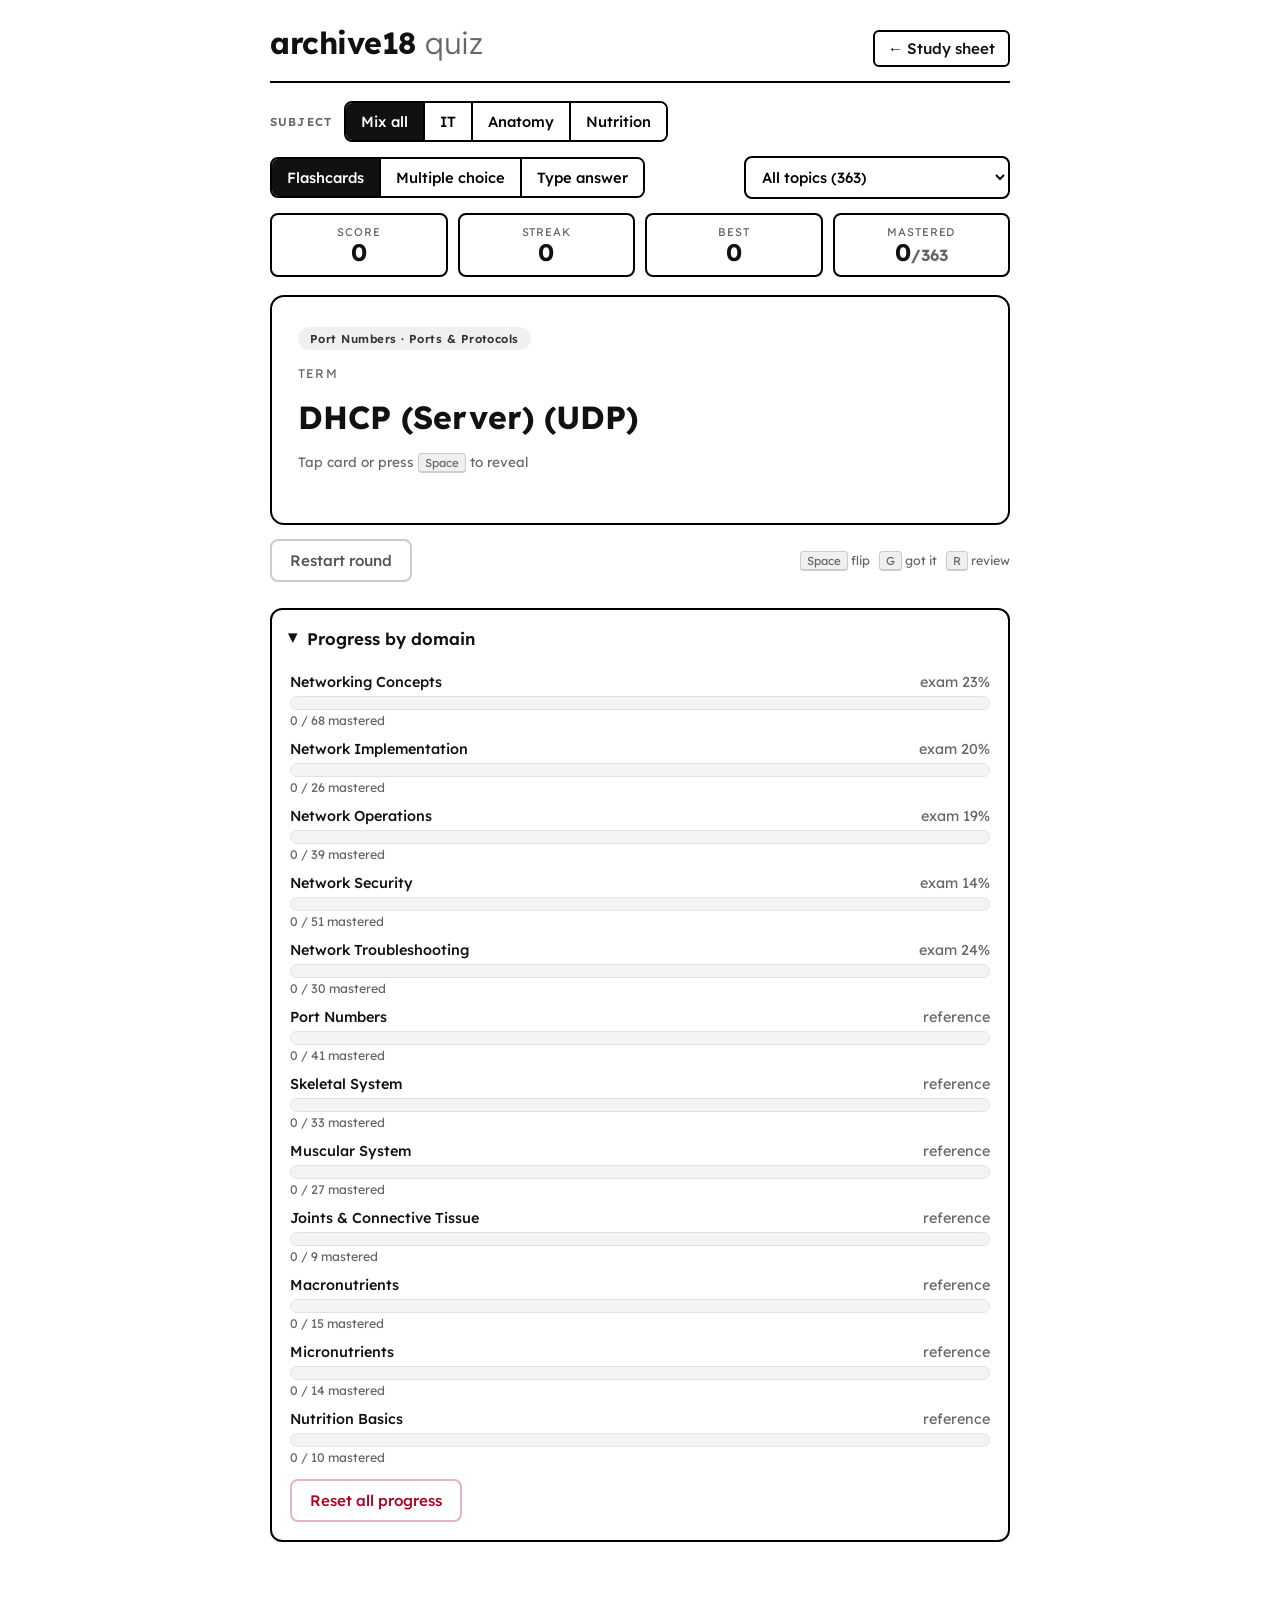
<file: quiz.html>
<!DOCTYPE html>
<html lang="en">
<head>
<meta charset="UTF-8">
<meta name="viewport" content="width=device-width, initial-scale=1.0">
<link href="https://fonts.googleapis.com/css2?family=Lexend:wght@300;400;500;600;700&display=swap" rel="stylesheet">
<title>archive18 — Quiz</title>
<style>
  :root{
    --ink:#111; --line:#000; --muted:#666; --bg:#fff;
    --good:#1f7a3d; --good-bg:#e8f6ec; --bad:#b00020; --bad-bg:#fdeaec;
    --soft:#f4f4f4; --chip:#f0f0f0;
  }
  *{box-sizing:border-box}
  body,html{margin:0;padding:0;background:var(--bg);color:var(--ink);
    font-family:"Lexend",sans-serif;-webkit-font-smoothing:antialiased}
  a{color:inherit}
  .wrap{max-width:780px;margin:0 auto;padding:24px 20px 80px}

  header{display:flex;align-items:baseline;justify-content:space-between;gap:12px;
    border-bottom:2px solid var(--line);padding-bottom:14px;margin-bottom:18px;flex-wrap:wrap}
  .brand{font-size:1.9rem;font-weight:700;letter-spacing:-.5px}
  .brand span{font-weight:300;color:var(--muted)}
  .study-link{font-size:.95rem;text-decoration:none;border:2px solid var(--line);
    border-radius:6px;padding:7px 13px;font-weight:500;white-space:nowrap;transition:background .15s}
  .study-link:hover{background:var(--soft)}

  .toolbar{display:flex;gap:14px;align-items:center;justify-content:space-between;flex-wrap:wrap;margin-bottom:14px}
  .modes{display:inline-flex;border:2px solid var(--line);border-radius:8px;overflow:hidden}
  .modes button{font-family:inherit;font-size:.92rem;font-weight:500;border:0;background:#fff;
    padding:9px 15px;cursor:pointer;transition:background .15s;border-right:2px solid var(--line)}
  .modes button:last-child{border-right:0}
  .modes button.active{background:var(--ink);color:#fff}
  select{font-family:inherit;font-size:.92rem;padding:9px 12px;border:2px solid var(--line);
    border-radius:8px;background:#fff;cursor:pointer;font-weight:500}

  .stats{display:flex;gap:10px;flex-wrap:wrap;margin-bottom:18px}
  .stat{flex:1;min-width:90px;border:2px solid var(--line);border-radius:8px;padding:10px 12px;text-align:center}
  .stat .lbl{font-size:.7rem;letter-spacing:.08em;text-transform:uppercase;color:var(--muted)}
  .stat .val{font-size:1.5rem;font-weight:700;line-height:1.1}
  .stat .fire{font-size:1.1rem}

  .card{border:2px solid var(--line);border-radius:14px;padding:30px 26px;min-height:230px;
    display:flex;flex-direction:column;gap:16px;position:relative}
  .chip{align-self:flex-start;font-size:.72rem;font-weight:600;letter-spacing:.04em;
    background:var(--chip);border-radius:20px;padding:4px 12px;color:#333}
  .q-label{font-size:.78rem;letter-spacing:.1em;text-transform:uppercase;color:var(--muted)}
  .q-text{font-size:1.5rem;font-weight:600;line-height:1.35}
  .q-text.def{font-size:1.22rem;font-weight:500;line-height:1.5}

  /* flashcard */
  .flash-front{font-size:2rem;font-weight:700;line-height:1.25}
  .flash-hint{font-size:.85rem;color:var(--muted)}
  .flash-back{font-size:1.18rem;line-height:1.55;font-weight:400;border-top:1px dashed #ccc;padding-top:14px}
  .flash-buttons{display:flex;gap:10px;margin-top:6px}

  /* MC */
  .opts{display:flex;flex-direction:column;gap:10px}
  .opt{font-family:inherit;font-size:1.02rem;text-align:left;border:2px solid var(--line);
    background:#fff;border-radius:9px;padding:12px 15px;cursor:pointer;transition:background .12s;
    display:flex;gap:10px;align-items:center;font-weight:500}
  .opt:hover:not(:disabled){background:var(--soft)}
  .opt .key{font-size:.78rem;font-weight:700;border:1.5px solid #bbb;border-radius:5px;
    width:22px;height:22px;display:inline-flex;align-items:center;justify-content:center;flex:none}
  .opt.correct{background:var(--good-bg);border-color:var(--good)}
  .opt.wrong{background:var(--bad-bg);border-color:var(--bad)}
  .opt:disabled{cursor:default}

  /* type */
  .type-row{display:flex;gap:10px;flex-wrap:wrap}
  .type-input{font-family:inherit;font-size:1.1rem;padding:11px 14px;border:2px solid #bbb;
    border-radius:9px;outline:none;flex:1;min-width:200px}
  .type-input:focus{border-color:var(--ink)}
  .type-input.correct{border-color:var(--good);background:var(--good-bg)}
  .type-input.wrong{border-color:var(--bad);background:var(--bad-bg)}

  .feedback{font-size:1.02rem;font-weight:600;min-height:1.3em;line-height:1.4}
  .feedback.good{color:var(--good)}
  .feedback.bad{color:var(--bad)}
  .reveal{font-size:1.02rem;line-height:1.5;background:var(--soft);border-radius:9px;
    padding:12px 14px;font-weight:400}
  .reveal b{font-weight:700}

  .btn{font-family:inherit;font-size:.95rem;font-weight:600;border:2px solid var(--line);
    background:#fff;border-radius:8px;padding:10px 18px;cursor:pointer;transition:background .15s}
  .btn:hover:not(:disabled){background:var(--soft)}
  .btn.primary{background:var(--ink);color:#fff}
  .btn.primary:hover:not(:disabled){background:#333}
  .btn.good{background:var(--good);color:#fff;border-color:var(--good)}
  .btn.bad{background:#fff;color:var(--bad);border-color:var(--bad)}
  .btn:disabled{opacity:.4;cursor:not-allowed}
  .btn.ghost{border-color:#ccc;color:#555;font-weight:500}
  .btn.ghost:hover{background:var(--soft)}
  .btn.danger{color:var(--bad);border-color:#e3b5bc}

  .card-actions{display:flex;gap:10px;align-items:center;margin-top:14px;flex-wrap:wrap}
  .shortcuts{font-size:.78rem;color:var(--muted);margin-left:auto}
  kbd{font-family:inherit;font-size:.72rem;background:var(--chip);border:1px solid #ccc;
    border-bottom-width:2px;border-radius:4px;padding:1px 6px}

  .progress-panel{margin-top:26px;border:2px solid var(--line);border-radius:12px;padding:6px 18px 18px}
  .progress-panel summary{font-weight:600;font-size:1.05rem;cursor:pointer;padding:12px 0;list-style:none}
  .progress-panel summary::-webkit-details-marker{display:none}
  .progress-panel summary::before{content:'▸';margin-right:8px;display:inline-block;transition:transform .2s}
  .progress-panel[open] summary::before{transform:rotate(90deg)}
  .bar-row{margin:12px 0}
  .bar-top{display:flex;justify-content:space-between;font-size:.9rem;margin-bottom:5px}
  .bar-top .nm{font-weight:500}
  .bar-top .wt{color:var(--muted);font-weight:400}
  .bar-track{height:14px;background:var(--soft);border-radius:8px;overflow:hidden;border:1px solid #e2e2e2}
  .bar-fill{height:100%;background:var(--ink);width:0;transition:width .4s ease}
  .bar-fill.done{background:var(--good)}
  .bar-num{font-size:.78rem;color:var(--muted);margin-top:3px}

  .done-screen{text-align:center;padding:20px 0}
  .done-screen .big{font-size:2rem;font-weight:700;margin-bottom:8px}
  .done-screen .sub{color:var(--muted);font-size:1.05rem;margin-bottom:18px}

  @media(max-width:560px){
    .brand{font-size:1.5rem}
    .q-text{font-size:1.25rem}.flash-front{font-size:1.6rem}
    .stat .val{font-size:1.25rem}.shortcuts{display:none}
    .modes button{padding:9px 11px;font-size:.85rem}
  }
  .subj-row{display:flex;align-items:center;gap:12px;margin-bottom:14px;flex-wrap:wrap}
  .subj-label{font-size:.72rem;letter-spacing:.1em;text-transform:uppercase;color:var(--muted);font-weight:600}
  .flash-phon{color:var(--muted);font-style:italic;font-size:1.05rem;margin-top:-4px}
  .phon{color:var(--muted);font-style:italic;font-weight:400}
</style>
</head>
<body>
<div class="wrap">

  <header>
    <div class="brand">archive18 <span>quiz</span></div>
    <a class="study-link" href="index.html">&larr; Study sheet</a>
  </header>

  <div class="subj-row">
    <span class="subj-label">Subject</span>
    <div class="modes" id="subjects">
      <button data-subject="all" class="active">Mix all</button>
      <button data-subject="IT">IT</button>
      <button data-subject="Anatomy">Anatomy</button>
      <button data-subject="Nutrition">Nutrition</button>
    </div>
  </div>

  <div class="toolbar">
    <div class="modes" id="modes">
      <button data-mode="flash" class="active">Flashcards</button>
      <button data-mode="mc">Multiple choice</button>
      <button data-mode="type">Type answer</button>
    </div>
    <select id="domainFilter" aria-label="Filter by domain"></select>
  </div>

  <div class="stats">
    <div class="stat"><div class="lbl">Score</div><div class="val" id="score">0</div></div>
    <div class="stat"><div class="lbl">Streak</div><div class="val"><span id="streak">0</span> <span class="fire" id="fire"></span></div></div>
    <div class="stat"><div class="lbl">Best</div><div class="val" id="best">0</div></div>
    <div class="stat"><div class="lbl">Mastered</div><div class="val"><span id="masteredCount">0</span><span style="font-size:1rem;color:var(--muted)">/<span id="totalCount">0</span></span></div></div>
  </div>

  <section class="card" id="card"></section>

  <div class="card-actions" id="cardActions">
    <button class="btn primary" id="nextBtn" disabled>Next &rarr;</button>
    <button class="btn ghost" id="restartBtn">Restart round</button>
    <span class="shortcuts" id="shortcuts"></span>
  </div>

  <details class="progress-panel" open>
    <summary>Progress by domain</summary>
    <div id="bars"></div>
    <div style="margin-top:14px"><button class="btn ghost danger" id="resetBtn">Reset all progress</button></div>
  </details>

</div>

<script>
const CARDS = [{"id": 0, "domain": "Networking Concepts", "kind": "term", "front": "Layer 1: Physical layer", "back": "bits in a wire (Hub, Repeater, Network cabling)", "prompt": "bits in a wire (Hub, Repeater, Network cabling)", "answer": "Layer 1: Physical layer", "accept": ["layer 1 physical layer", "physical layer"], "sub": "OSI Model", "subject": "IT"}, {"id": 1, "domain": "Networking Concepts", "kind": "term", "front": "Layer 2: Data Link", "back": "physical addressing (MAC addresses(48-bit), Bridge, Switch, NIC(Network adapter), ARP, Frames)", "prompt": "physical addressing (MAC addresses(48-bit), Bridge, Switch, NIC(Network adapter), ARP, Frames)", "answer": "Layer 2: Data Link", "accept": ["data link", "layer 2 data link"], "sub": "OSI Model", "subject": "IT"}, {"id": 2, "domain": "Networking Concepts", "kind": "term", "front": "Layer 3: Network", "back": "path determination (Routers, IP, ICMP, Packets)", "prompt": "path determination (Routers, IP, ICMP, Packets)", "answer": "Layer 3: Network", "accept": ["layer 3 network", "network"], "sub": "OSI Model", "subject": "IT"}, {"id": 3, "domain": "Networking Concepts", "kind": "term", "front": "Layer 4: Transport", "back": "TCP(Segments) = reliable/connection-oriented, UDP(Datagrams) = fast/connectionless & ports", "prompt": "TCP(Segments) = reliable/connection-oriented, UDP(Datagrams) = fast/connectionless & ports", "answer": "Layer 4: Transport", "accept": ["layer 4 transport", "transport"], "sub": "OSI Model", "subject": "IT"}, {"id": 4, "domain": "Networking Concepts", "kind": "term", "front": "Layer 5: Session", "back": "managing connections (opening, closing, and maintaining connections)", "prompt": "managing connections (opening, closing, and maintaining connections)", "answer": "Layer 5: Session", "accept": ["layer 5 session", "session"], "sub": "OSI Model", "subject": "IT"}, {"id": 5, "domain": "Networking Concepts", "kind": "term", "front": "Layer 6: Presentation", "back": "data translation (data compression, and data encryption/decryption)", "prompt": "data translation (data compression, and data encryption/decryption)", "answer": "Layer 6: Presentation", "accept": ["layer 6 presentation", "presentation"], "sub": "OSI Model", "subject": "IT"}, {"id": 6, "domain": "Networking Concepts", "kind": "term", "front": "Layer 7: Application", "back": "user interface (direct interaction between the end-user and the network & HTTP, FTP, SMTP)", "prompt": "user interface (direct interaction between the end-user and the network & HTTP, FTP, SMTP)", "answer": "Layer 7: Application", "accept": ["application", "layer 7 application"], "sub": "OSI Model", "subject": "IT"}, {"id": 7, "domain": "Networking Concepts", "kind": "term", "front": "Routers", "back": "connect networks (multilayer switch)", "prompt": "connect networks (multilayer switch)", "answer": "Routers", "accept": ["routers"], "sub": "Networking appliances", "subject": "IT"}, {"id": 8, "domain": "Networking Concepts", "kind": "term", "front": "Switches", "back": "make networks (use MAC addresses)", "prompt": "make networks (use MAC addresses)", "answer": "Switches", "accept": ["switches"], "sub": "Networking appliances", "subject": "IT"}, {"id": 9, "domain": "Networking Concepts", "kind": "term", "front": "Hubs", "back": "make networks (no one should be using these today)", "prompt": "make networks (no one should be using these today)", "answer": "Hubs", "accept": ["hubs"], "sub": "Networking appliances", "subject": "IT"}, {"id": 10, "domain": "Networking Concepts", "kind": "term", "front": "Firewall", "back": "controls ingoing and outgoing traffic based on a set of rules (named after literal firewalls in buildings)", "prompt": "controls ingoing and outgoing traffic based on a set of rules (named after literal firewalls in buildings)", "answer": "Firewall", "accept": ["firewall"], "sub": "Networking appliances", "subject": "IT"}, {"id": 11, "domain": "Networking Concepts", "kind": "term", "front": "IDS/IPS", "back": "Intrusion Detection System (it just monitors) Intrusion Protection System (actually blocks)", "prompt": "Intrusion Detection System (it just monitors) Intrusion Protection System (actually blocks)", "answer": "IDS/IPS", "accept": ["ids", "ids ips", "ips"], "sub": "Networking appliances", "subject": "IT"}, {"id": 12, "domain": "Networking Concepts", "kind": "term", "front": "Load Balancer", "back": "dynamically distributes incoming network traffic across multiple servers to prevent any single machine from becoming overwhelmed", "prompt": "dynamically distributes incoming network traffic across multiple servers to prevent any single machine from becoming overwhelmed", "answer": "Load Balancer", "accept": ["load balancer"], "sub": "Networking appliances", "subject": "IT"}, {"id": 13, "domain": "Networking Concepts", "kind": "term", "front": "Proxies", "back": "gateway between your device and the internet", "prompt": "gateway between your device and the internet", "answer": "Proxies", "accept": ["proxies"], "sub": "Networking appliances", "subject": "IT"}, {"id": 14, "domain": "Networking Concepts", "kind": "term", "front": "NAS", "back": "Network Attached Storage \u2014 file-level storage accessed over a network (SMB/NFS)", "prompt": "Network Attached Storage \u2014 file-level storage accessed over a network (SMB/NFS)", "answer": "NAS", "accept": ["nas"], "sub": "Networking appliances", "subject": "IT"}, {"id": 15, "domain": "Networking Concepts", "kind": "term", "front": "SAN", "back": "Storage Area Network \u2014 block-level storage, high speed, expensive, used by servers", "prompt": "Storage Area Network \u2014 block-level storage, high speed, expensive, used by servers", "answer": "SAN", "accept": ["san"], "sub": "Networking appliances", "subject": "IT"}, {"id": 16, "domain": "Networking Concepts", "kind": "term", "front": "NFV", "back": "Network Functions Virtualization (replaces hardware with software)", "prompt": "Network Functions Virtualization (replaces hardware with software)", "answer": "NFV", "accept": ["nfv"], "sub": "Cloud concepts", "subject": "IT"}, {"id": 17, "domain": "Networking Concepts", "kind": "term", "front": "VPC", "back": "Virtual Private Cloud (private network hosted within a public cloud provider's infrastructure)", "prompt": "Virtual Private Cloud (private network hosted within a public cloud provider's infrastructure)", "answer": "VPC", "accept": ["vpc"], "sub": "Cloud concepts", "subject": "IT"}, {"id": 18, "domain": "Networking Concepts", "kind": "term", "front": "NSG", "back": "Network Security Group \u2014 virtual firewall for cloud computing environments", "prompt": "Network Security Group \u2014 virtual firewall for cloud computing environments", "answer": "NSG", "accept": ["nsg"], "sub": "Cloud concepts", "subject": "IT"}, {"id": 19, "domain": "Networking Concepts", "kind": "term", "front": "Cloud Gateways", "back": "networking devices or virtual services that bridge on-premises infrastructure to cloud environments", "prompt": "networking devices or virtual services that bridge on-premises infrastructure to cloud environments", "answer": "Cloud Gateways", "accept": ["cloud gateways"], "sub": "Cloud concepts", "subject": "IT"}, {"id": 20, "domain": "Networking Concepts", "kind": "term", "front": "Deployment models (public, private, hybrid)", "back": "where your infrastructure is hosted, who manages it, and who has access to it (public = provider-owned, private = you own it, hybrid = both)", "prompt": "where your infrastructure is hosted, who manages it, and who has access to it (public = provider-owned, private = you own it, hybrid = both)", "answer": "Deployment models (public, private, hybrid)", "accept": ["deployment models", "deployment models public private hybrid", "public private hybrid"], "sub": "Cloud concepts", "subject": "IT"}, {"id": 21, "domain": "Networking Concepts", "kind": "term", "front": "FTP", "back": "File Transfer Protocol \u2014 Layer 7 \u2014 TCP ports 20 (data) & 21 (control), unencrypted", "prompt": "File Transfer Protocol \u2014 Layer 7 \u2014 TCP ports 20 (data) & 21 (control), unencrypted", "answer": "FTP", "accept": ["ftp"], "sub": "Ports and protocols", "subject": "IT"}, {"id": 22, "domain": "Networking Concepts", "kind": "term", "front": "SFTP", "back": "SSH File Transfer Protocol \u2014 Layer 7 \u2014 TCP port 22, encrypted file transfer over SSH", "prompt": "SSH File Transfer Protocol \u2014 Layer 7 \u2014 TCP port 22, encrypted file transfer over SSH", "answer": "SFTP", "accept": ["sftp"], "sub": "Ports and protocols", "subject": "IT"}, {"id": 23, "domain": "Networking Concepts", "kind": "term", "front": "Unicast", "back": "one-to-one \u2014 single sender to single receiver (most normal traffic)", "prompt": "one-to-one \u2014 single sender to single receiver (most normal traffic)", "answer": "Unicast", "accept": ["unicast"], "sub": "Traffic types", "subject": "IT"}, {"id": 24, "domain": "Networking Concepts", "kind": "term", "front": "Multicast", "back": "one-to-many \u2014 single sender to a subscribed group (e.g. video streaming)", "prompt": "one-to-many \u2014 single sender to a subscribed group (e.g. video streaming)", "answer": "Multicast", "accept": ["multicast"], "sub": "Traffic types", "subject": "IT"}, {"id": 25, "domain": "Networking Concepts", "kind": "term", "front": "Anycast", "back": "one-to-nearest \u2014 packet sent to the closest node in a group (used in DNS/CDN)", "prompt": "one-to-nearest \u2014 packet sent to the closest node in a group (used in DNS/CDN)", "answer": "Anycast", "accept": ["anycast"], "sub": "Traffic types", "subject": "IT"}, {"id": 26, "domain": "Networking Concepts", "kind": "term", "front": "Broadcast", "back": "one-to-all \u2014 sent to every device on the network segment (e.g. ARP requests)", "prompt": "one-to-all \u2014 sent to every device on the network segment (e.g. ARP requests)", "answer": "Broadcast", "accept": ["broadcast"], "sub": "Traffic types", "subject": "IT"}, {"id": 27, "domain": "Networking Concepts", "kind": "term", "front": "802.11", "back": "Wi-Fi standard family \u2014 a/b/g/n/ac/ax (Wi-Fi 6); defines speeds, frequencies, and modulation", "prompt": "Wi-Fi standard family \u2014 a/b/g/n/ac/ax (Wi-Fi 6); defines speeds, frequencies, and modulation", "answer": "802.11", "accept": ["802 11"], "sub": "Transmission media (Wireless)", "subject": "IT"}, {"id": 28, "domain": "Networking Concepts", "kind": "term", "front": "Cellular", "back": "4G LTE / 5G \u2014 wide-area wireless via cell towers; 5G adds mmWave for high speed/low latency", "prompt": "4G LTE / 5G \u2014 wide-area wireless via cell towers; 5G adds mmWave for high speed/low latency", "answer": "Cellular", "accept": ["cellular"], "sub": "Transmission media (Wireless)", "subject": "IT"}, {"id": 29, "domain": "Networking Concepts", "kind": "term", "front": "Satellite", "back": "long-distance wireless via orbiting satellites \u2014 high latency (LEO like Starlink is lower latency)", "prompt": "long-distance wireless via orbiting satellites \u2014 high latency (LEO like Starlink is lower latency)", "answer": "Satellite", "accept": ["satellite"], "sub": "Transmission media (Wireless)", "subject": "IT"}, {"id": 30, "domain": "Networking Concepts", "kind": "term", "front": "Fiber", "back": "light pulses through glass/plastic \u2014 immune to EMI, very long distances, high speed (SMF = single-mode, MMF = multi-mode)", "prompt": "light pulses through glass/plastic \u2014 immune to EMI, very long distances, high speed (SMF = single-mode, MMF = multi-mode)", "answer": "Fiber", "accept": ["fiber"], "sub": "Transmission media (Wired)", "subject": "IT"}, {"id": 31, "domain": "Networking Concepts", "kind": "term", "front": "Coaxial", "back": "copper core with shielding \u2014 used in cable TV/internet (RG-6), BNC connectors", "prompt": "copper core with shielding \u2014 used in cable TV/internet (RG-6), BNC connectors", "answer": "Coaxial", "accept": ["coaxial"], "sub": "Transmission media (Wired)", "subject": "IT"}, {"id": 32, "domain": "Networking Concepts", "kind": "term", "front": "DAC (Direct Attach Copper)", "back": "short copper cable with SFP/QSFP ends \u2014 used in datacenters for rack-to-rack, cheaper than fiber for short runs", "prompt": "short copper cable with SFP/QSFP ends \u2014 used in datacenters for rack-to-rack, cheaper than fiber for short runs", "answer": "DAC (Direct Attach Copper)", "accept": ["dac", "dac direct attach copper", "direct attach copper"], "sub": "Transmission media (Wired)", "subject": "IT"}, {"id": 33, "domain": "Networking Concepts", "kind": "term", "front": "SC", "back": "Subscriber Connector \u2014 square push-pull fiber connector, older standard", "prompt": "Subscriber Connector \u2014 square push-pull fiber connector, older standard", "answer": "SC", "accept": ["sc"], "sub": "Transceivers and connectors", "subject": "IT"}, {"id": 34, "domain": "Networking Concepts", "kind": "term", "front": "LC", "back": "Lucent Connector \u2014 small square snap-in fiber connector, most common in datacenters today", "prompt": "Lucent Connector \u2014 small square snap-in fiber connector, most common in datacenters today", "answer": "LC", "accept": ["lc"], "sub": "Transceivers and connectors", "subject": "IT"}, {"id": 35, "domain": "Networking Concepts", "kind": "term", "front": "ST", "back": "Straight Tip \u2014 round bayonet-style fiber connector, older, used in legacy installs", "prompt": "Straight Tip \u2014 round bayonet-style fiber connector, older, used in legacy installs", "answer": "ST", "accept": ["st"], "sub": "Transceivers and connectors", "subject": "IT"}, {"id": 36, "domain": "Networking Concepts", "kind": "term", "front": "MPO", "back": "Multi-fiber Push On \u2014 high-density fiber connector, holds 12\u201324 fibers, used in datacenter trunk cables", "prompt": "Multi-fiber Push On \u2014 high-density fiber connector, holds 12\u201324 fibers, used in datacenter trunk cables", "answer": "MPO", "accept": ["mpo"], "sub": "Transceivers and connectors", "subject": "IT"}, {"id": 37, "domain": "Networking Concepts", "kind": "term", "front": "RJ11", "back": "4-pin/6-position connector \u2014 used for telephone lines (POTS)", "prompt": "4-pin/6-position connector \u2014 used for telephone lines (POTS)", "answer": "RJ11", "accept": ["rj11"], "sub": "Transceivers and connectors", "subject": "IT"}, {"id": 38, "domain": "Networking Concepts", "kind": "term", "front": "RJ45", "back": "8-pin connector \u2014 standard Ethernet connector for Cat5e/Cat6/Cat6a", "prompt": "8-pin connector \u2014 standard Ethernet connector for Cat5e/Cat6/Cat6a", "answer": "RJ45", "accept": ["rj45"], "sub": "Transceivers and connectors", "subject": "IT"}, {"id": 39, "domain": "Networking Concepts", "kind": "term", "front": "F-type", "back": "threaded coaxial connector \u2014 used for cable TV and broadband coax", "prompt": "threaded coaxial connector \u2014 used for cable TV and broadband coax", "answer": "F-type", "accept": ["f type"], "sub": "Transceivers and connectors", "subject": "IT"}, {"id": 40, "domain": "Networking Concepts", "kind": "term", "front": "BNC", "back": "Bayonet Neill\u2013Concelman \u2014 twist-lock coaxial connector, used in older 10BASE2 Ethernet and video", "prompt": "Bayonet Neill\u2013Concelman \u2014 twist-lock coaxial connector, used in older 10BASE2 Ethernet and video", "answer": "BNC", "accept": ["bnc"], "sub": "Transceivers and connectors", "subject": "IT"}, {"id": 41, "domain": "Networking Concepts", "kind": "term", "front": "Mesh", "back": "every node connects to every other node \u2014 full mesh = max redundancy, partial mesh = some redundancy", "prompt": "every node connects to every other node \u2014 full mesh = max redundancy, partial mesh = some redundancy", "answer": "Mesh", "accept": ["mesh"], "sub": "Network topologies", "subject": "IT"}, {"id": 42, "domain": "Networking Concepts", "kind": "term", "front": "Hybrid", "back": "combination of two or more topologies (e.g. star + mesh)", "prompt": "combination of two or more topologies (e.g. star + mesh)", "answer": "Hybrid", "accept": ["hybrid"], "sub": "Network topologies", "subject": "IT"}, {"id": 43, "domain": "Networking Concepts", "kind": "term", "front": "Star/Hub and spoke", "back": "all devices connect to a central hub/switch \u2014 most common LAN topology; single point of failure at center", "prompt": "all devices connect to a central hub/switch \u2014 most common LAN topology; single point of failure at center", "answer": "Star/Hub and spoke", "accept": ["hub and spoke", "star", "star hub and spoke"], "sub": "Network topologies", "subject": "IT"}, {"id": 44, "domain": "Networking Concepts", "kind": "term", "front": "Spine and leaf", "back": "datacenter topology \u2014 leaf switches connect to all spine switches; any leaf can reach any other in 2 hops", "prompt": "datacenter topology \u2014 leaf switches connect to all spine switches; any leaf can reach any other in 2 hops", "answer": "Spine and leaf", "accept": ["spine and leaf"], "sub": "Network topologies", "subject": "IT"}, {"id": 45, "domain": "Networking Concepts", "kind": "term", "front": "Point-to-point", "back": "direct link between exactly two devices \u2014 simplest topology", "prompt": "direct link between exactly two devices \u2014 simplest topology", "answer": "Point-to-point", "accept": ["point to point"], "sub": "Network topologies", "subject": "IT"}, {"id": 46, "domain": "Networking Concepts", "kind": "term", "front": "Three-tier", "back": "enterprise LAN: core (fast backbone) \u2192 distribution (routing/policies) \u2192 access (end devices)", "prompt": "enterprise LAN: core (fast backbone) \u2192 distribution (routing/policies) \u2192 access (end devices)", "answer": "Three-tier", "accept": ["three tier"], "sub": "Network topologies", "subject": "IT"}, {"id": 47, "domain": "Networking Concepts", "kind": "term", "front": "Collapsed core", "back": "two-tier \u2014 core and distribution layers merged into one; used in smaller networks", "prompt": "two-tier \u2014 core and distribution layers merged into one; used in smaller networks", "answer": "Collapsed core", "accept": ["collapsed core"], "sub": "Network topologies", "subject": "IT"}, {"id": 48, "domain": "Networking Concepts", "kind": "term", "front": "Public vs. private", "back": "public = routable on internet (assigned by ISP), private = RFC1918 ranges, not routable publicly (requires NAT)", "prompt": "public = routable on internet (assigned by ISP), private = RFC1918 ranges, not routable publicly (requires NAT)", "answer": "Public vs. private", "accept": ["public vs private"], "sub": "IPv4 addressing", "subject": "IT"}, {"id": 49, "domain": "Networking Concepts", "kind": "term", "front": "APIPA", "back": "Automatic Private IP Addressing \u2014 169.254.0.0/16 \u2014 assigned by OS when DHCP fails", "prompt": "Automatic Private IP Addressing \u2014 169.254.0.0/16 \u2014 assigned by OS when DHCP fails", "answer": "APIPA", "accept": ["apipa"], "sub": "IPv4 addressing", "subject": "IT"}, {"id": 50, "domain": "Networking Concepts", "kind": "term", "front": "RFC1918", "back": "private IP ranges: 10.0.0.0/8, 172.16.0.0/12, 192.168.0.0/16", "prompt": "private IP ranges: 10.0.0.0/8, 172.16.0.0/12, 192.168.0.0/16", "answer": "RFC1918", "accept": ["rfc1918"], "sub": "IPv4 addressing", "subject": "IT"}, {"id": 51, "domain": "Networking Concepts", "kind": "term", "front": "Loopback", "back": "127.0.0.0/8 \u2014 traffic sent to itself; 127.0.0.1 is the standard loopback address", "prompt": "127.0.0.0/8 \u2014 traffic sent to itself; 127.0.0.1 is the standard loopback address", "answer": "Loopback", "accept": ["loopback"], "sub": "IPv4 addressing", "subject": "IT"}, {"id": 52, "domain": "Networking Concepts", "kind": "term", "front": "Subnetting (VLSM, CIDR)", "back": "VLSM = variable length subnet masks (different size subnets); CIDR = classless notation like /24 to replace old classful system", "prompt": "VLSM = variable length subnet masks (different size subnets); CIDR = classless notation like /24 to replace old classful system", "answer": "Subnetting (VLSM, CIDR)", "accept": ["subnetting", "subnetting vlsm cidr", "vlsm cidr"], "sub": "IPv4 addressing", "subject": "IT"}, {"id": 53, "domain": "Networking Concepts", "kind": "term", "front": "Address classes (A, B, C, D, E)", "back": "A: 1-126 (/8), B: 128-191 (/16), C: 192-223 (/24), D: 224-239 (multicast), E: 240-255 (reserved/experimental)", "prompt": "A: 1-126 (/8), B: 128-191 (/16), C: 192-223 (/24), D: 224-239 (multicast), E: 240-255 (reserved/experimental)", "answer": "Address classes (A, B, C, D, E)", "accept": ["a b c d e", "address classes", "address classes a b c d e"], "sub": "IPv4 addressing", "subject": "IT"}, {"id": 54, "domain": "Networking Concepts", "kind": "term", "front": "SSH", "back": "Secure Shell \u2014 TCP port 22 \u2014 encrypted remote CLI access, replaces Telnet", "prompt": "Secure Shell \u2014 TCP port 22 \u2014 encrypted remote CLI access, replaces Telnet", "answer": "SSH", "accept": ["ssh"], "sub": "Additional ports and protocols", "subject": "IT"}, {"id": 55, "domain": "Networking Concepts", "kind": "term", "front": "Telnet", "back": "TCP port 23 \u2014 unencrypted remote CLI access \u2014 never use on production, security risk", "prompt": "TCP port 23 \u2014 unencrypted remote CLI access \u2014 never use on production, security risk", "answer": "Telnet", "accept": ["telnet"], "sub": "Additional ports and protocols", "subject": "IT"}, {"id": 56, "domain": "Networking Concepts", "kind": "term", "front": "SMTP", "back": "Simple Mail Transfer Protocol \u2014 TCP port 25 \u2014 sends email between servers", "prompt": "Simple Mail Transfer Protocol \u2014 TCP port 25 \u2014 sends email between servers", "answer": "SMTP", "accept": ["smtp"], "sub": "Additional ports and protocols", "subject": "IT"}, {"id": 57, "domain": "Networking Concepts", "kind": "term", "front": "DNS", "back": "Domain Name System \u2014 UDP/TCP port 53 \u2014 resolves hostnames to IP addresses", "prompt": "Domain Name System \u2014 UDP/TCP port 53 \u2014 resolves hostnames to IP addresses", "answer": "DNS", "accept": ["dns"], "sub": "Additional ports and protocols", "subject": "IT"}, {"id": 58, "domain": "Networking Concepts", "kind": "term", "front": "DHCP", "back": "Dynamic Host Configuration Protocol \u2014 UDP ports 67/68 \u2014 auto-assigns IP, subnet, gateway, DNS to clients", "prompt": "Dynamic Host Configuration Protocol \u2014 UDP ports 67/68 \u2014 auto-assigns IP, subnet, gateway, DNS to clients", "answer": "DHCP", "accept": ["dhcp"], "sub": "Additional ports and protocols", "subject": "IT"}, {"id": 59, "domain": "Networking Concepts", "kind": "term", "front": "HTTP", "back": "Hypertext Transfer Protocol \u2014 TCP port 80 \u2014 unencrypted web traffic", "prompt": "Hypertext Transfer Protocol \u2014 TCP port 80 \u2014 unencrypted web traffic", "answer": "HTTP", "accept": ["http"], "sub": "Additional ports and protocols", "subject": "IT"}, {"id": 60, "domain": "Networking Concepts", "kind": "term", "front": "HTTPS", "back": "HTTP Secure \u2014 TCP port 443 \u2014 HTTP over TLS/SSL, encrypted web traffic", "prompt": "HTTP Secure \u2014 TCP port 443 \u2014 HTTP over TLS/SSL, encrypted web traffic", "answer": "HTTPS", "accept": ["https"], "sub": "Additional ports and protocols", "subject": "IT"}, {"id": 61, "domain": "Networking Concepts", "kind": "term", "front": "SNMP", "back": "Simple Network Management Protocol \u2014 UDP port 161 \u2014 monitors and manages network devices", "prompt": "Simple Network Management Protocol \u2014 UDP port 161 \u2014 monitors and manages network devices", "answer": "SNMP", "accept": ["snmp"], "sub": "Additional ports and protocols", "subject": "IT"}, {"id": 62, "domain": "Networking Concepts", "kind": "term", "front": "LDAP", "back": "Lightweight Directory Access Protocol \u2014 TCP port 389 \u2014 queries directory services (e.g. Active Directory)", "prompt": "Lightweight Directory Access Protocol \u2014 TCP port 389 \u2014 queries directory services (e.g. Active Directory)", "answer": "LDAP", "accept": ["ldap"], "sub": "Additional ports and protocols", "subject": "IT"}, {"id": 63, "domain": "Networking Concepts", "kind": "term", "front": "RDP", "back": "Remote Desktop Protocol \u2014 TCP port 3389 \u2014 Microsoft GUI remote access", "prompt": "Remote Desktop Protocol \u2014 TCP port 3389 \u2014 Microsoft GUI remote access", "answer": "RDP", "accept": ["rdp"], "sub": "Additional ports and protocols", "subject": "IT"}, {"id": 64, "domain": "Networking Concepts", "kind": "term", "front": "SIP", "back": "Session Initiation Protocol \u2014 TCP/UDP port 5060/5061 \u2014 sets up/tears down VoIP calls", "prompt": "Session Initiation Protocol \u2014 TCP/UDP port 5060/5061 \u2014 sets up/tears down VoIP calls", "answer": "SIP", "accept": ["sip"], "sub": "Additional ports and protocols", "subject": "IT"}, {"id": 65, "domain": "Networking Concepts", "kind": "term", "front": "SaaS", "back": "Software as a Service \u2014 provider manages everything, you just use the app (e.g. Gmail, Office 365)", "prompt": "Software as a Service \u2014 provider manages everything, you just use the app (e.g. Gmail, Office 365)", "answer": "SaaS", "accept": ["saas"], "sub": "Additional cloud service models", "subject": "IT"}, {"id": 66, "domain": "Networking Concepts", "kind": "term", "front": "IaaS", "back": "Infrastructure as a Service \u2014 provider gives you VMs/networking/storage, you manage OS and up (e.g. AWS EC2)", "prompt": "Infrastructure as a Service \u2014 provider gives you VMs/networking/storage, you manage OS and up (e.g. AWS EC2)", "answer": "IaaS", "accept": ["iaas"], "sub": "Additional cloud service models", "subject": "IT"}, {"id": 67, "domain": "Networking Concepts", "kind": "term", "front": "PaaS", "back": "Platform as a Service \u2014 provider manages OS/runtime, you manage your app and data (e.g. Heroku, Azure App Service)", "prompt": "Platform as a Service \u2014 provider manages OS/runtime, you manage your app and data (e.g. Heroku, Azure App Service)", "answer": "PaaS", "accept": ["paas"], "sub": "Additional cloud service models", "subject": "IT"}, {"id": 68, "domain": "Network Implementation", "kind": "term", "front": "Static routing", "back": "manually configured routes \u2014 no overhead, no auto-updates; used for small/simple networks or default routes", "prompt": "manually configured routes \u2014 no overhead, no auto-updates; used for small/simple networks or default routes", "answer": "Static routing", "accept": ["static routing"], "sub": "Routing technologies", "subject": "IT"}, {"id": 69, "domain": "Network Implementation", "kind": "term", "front": "Dynamic routing", "back": "routers exchange routes automatically via protocols (OSPF, BGP, EIGRP) \u2014 adapts to topology changes", "prompt": "routers exchange routes automatically via protocols (OSPF, BGP, EIGRP) \u2014 adapts to topology changes", "answer": "Dynamic routing", "accept": ["dynamic routing"], "sub": "Routing technologies", "subject": "IT"}, {"id": 70, "domain": "Network Implementation", "kind": "term", "front": "BGP", "back": "Border Gateway Protocol \u2014 path-vector, TCP port 179 \u2014 the routing protocol of the internet (between ASes)", "prompt": "Border Gateway Protocol \u2014 path-vector, TCP port 179 \u2014 the routing protocol of the internet (between ASes)", "answer": "BGP", "accept": ["bgp"], "sub": "Routing technologies", "subject": "IT"}, {"id": 71, "domain": "Network Implementation", "kind": "term", "front": "EIGRP", "back": "Enhanced Interior Gateway Routing Protocol \u2014 Cisco proprietary, hybrid distance-vector, fast convergence", "prompt": "Enhanced Interior Gateway Routing Protocol \u2014 Cisco proprietary, hybrid distance-vector, fast convergence", "answer": "EIGRP", "accept": ["eigrp"], "sub": "Routing technologies", "subject": "IT"}, {"id": 72, "domain": "Network Implementation", "kind": "term", "front": "OSPF", "back": "Open Shortest Path First \u2014 link-state IGP \u2014 uses Dijkstra algorithm, organized into areas, open standard", "prompt": "Open Shortest Path First \u2014 link-state IGP \u2014 uses Dijkstra algorithm, organized into areas, open standard", "answer": "OSPF", "accept": ["ospf"], "sub": "Routing technologies", "subject": "IT"}, {"id": 73, "domain": "Network Implementation", "kind": "term", "front": "NAT", "back": "Network Address Translation \u2014 maps private IPs to public IP for outbound internet (hides internal network)", "prompt": "Network Address Translation \u2014 maps private IPs to public IP for outbound internet (hides internal network)", "answer": "NAT", "accept": ["nat"], "sub": "Routing technologies", "subject": "IT"}, {"id": 74, "domain": "Network Implementation", "kind": "term", "front": "PAT", "back": "Port Address Translation \u2014 NAT overload; maps many private IPs to one public IP using different ports", "prompt": "Port Address Translation \u2014 NAT overload; maps many private IPs to one public IP using different ports", "answer": "PAT", "accept": ["pat"], "sub": "Routing technologies", "subject": "IT"}, {"id": 75, "domain": "Network Implementation", "kind": "term", "front": "FHRP", "back": "First Hop Redundancy Protocol \u2014 provides default gateway redundancy (HSRP, VRRP, GLBP)", "prompt": "First Hop Redundancy Protocol \u2014 provides default gateway redundancy (HSRP, VRRP, GLBP)", "answer": "FHRP", "accept": ["fhrp"], "sub": "Routing technologies", "subject": "IT"}, {"id": 76, "domain": "Network Implementation", "kind": "term", "front": "VIP", "back": "Virtual IP \u2014 shared IP address used by FHRP or load balancers; not tied to a single physical device", "prompt": "Virtual IP \u2014 shared IP address used by FHRP or load balancers; not tied to a single physical device", "answer": "VIP", "accept": ["vip"], "sub": "Routing technologies", "subject": "IT"}, {"id": 77, "domain": "Network Implementation", "kind": "term", "front": "Subinterfaces", "back": "logical subdivision of a physical interface \u2014 used for router-on-a-stick VLAN routing (e.g. Gi0/0.10)", "prompt": "logical subdivision of a physical interface \u2014 used for router-on-a-stick VLAN routing (e.g. Gi0/0.10)", "answer": "Subinterfaces", "accept": ["subinterfaces"], "sub": "Routing technologies", "subject": "IT"}, {"id": 78, "domain": "Network Implementation", "kind": "term", "front": "VLANs", "back": "Virtual LAN \u2014 logically segments a switch into separate broadcast domains without needing separate hardware", "prompt": "Virtual LAN \u2014 logically segments a switch into separate broadcast domains without needing separate hardware", "answer": "VLANs", "accept": ["vlans"], "sub": "Switching technologies", "subject": "IT"}, {"id": 79, "domain": "Network Implementation", "kind": "term", "front": "Interface configuration", "back": "port settings on a switch: speed, duplex, access vs trunk mode, VLAN assignment", "prompt": "port settings on a switch: speed, duplex, access vs trunk mode, VLAN assignment", "answer": "Interface configuration", "accept": ["interface configuration"], "sub": "Switching technologies", "subject": "IT"}, {"id": 80, "domain": "Network Implementation", "kind": "term", "front": "Spanning tree", "back": "Spanning Tree Protocol \u2014 prevents Layer 2 loops by blocking redundant paths (STP, RSTP, MSTP)", "prompt": "Spanning Tree Protocol \u2014 prevents Layer 2 loops by blocking redundant paths (STP, RSTP, MSTP)", "answer": "Spanning tree", "accept": ["spanning tree"], "sub": "Switching technologies", "subject": "IT"}, {"id": 81, "domain": "Network Implementation", "kind": "term", "front": "MTU", "back": "Maximum Transmission Unit \u2014 largest packet size allowed on a link; standard Ethernet = 1500 bytes", "prompt": "Maximum Transmission Unit \u2014 largest packet size allowed on a link; standard Ethernet = 1500 bytes", "answer": "MTU", "accept": ["mtu"], "sub": "Switching technologies", "subject": "IT"}, {"id": 82, "domain": "Network Implementation", "kind": "term", "front": "Jumbo frames", "back": "frames larger than 1500 bytes MTU (up to 9000 bytes) \u2014 reduces overhead in datacenter/storage traffic", "prompt": "frames larger than 1500 bytes MTU (up to 9000 bytes) \u2014 reduces overhead in datacenter/storage traffic", "answer": "Jumbo frames", "accept": ["jumbo frames"], "sub": "Switching technologies", "subject": "IT"}, {"id": 83, "domain": "Network Implementation", "kind": "term", "front": "Channels", "back": "frequency subdivisions \u2014 2.4GHz has 11 channels (only 1/6/11 non-overlapping), 5GHz has many non-overlapping channels", "prompt": "frequency subdivisions \u2014 2.4GHz has 11 channels (only 1/6/11 non-overlapping), 5GHz has many non-overlapping channels", "answer": "Channels", "accept": ["channels"], "sub": "Wireless", "subject": "IT"}, {"id": 84, "domain": "Network Implementation", "kind": "term", "front": "Frequency options", "back": "2.4GHz = longer range, slower, more congested; 5GHz = shorter range, faster, less interference; 6GHz = Wi-Fi 6E", "prompt": "2.4GHz = longer range, slower, more congested; 5GHz = shorter range, faster, less interference; 6GHz = Wi-Fi 6E", "answer": "Frequency options", "accept": ["frequency options"], "sub": "Wireless", "subject": "IT"}, {"id": 85, "domain": "Network Implementation", "kind": "term", "front": "SSID", "back": "Service Set Identifier \u2014 the name of the wireless network broadcast by the AP", "prompt": "Service Set Identifier \u2014 the name of the wireless network broadcast by the AP", "answer": "SSID", "accept": ["ssid"], "sub": "Wireless", "subject": "IT"}, {"id": 86, "domain": "Network Implementation", "kind": "term", "front": "Encryption", "back": "WEP (broken), WPA, WPA2 (AES/CCMP \u2014 current standard), WPA3 (latest, stronger)", "prompt": "WEP (broken), WPA, WPA2 (AES/CCMP \u2014 current standard), WPA3 (latest, stronger)", "answer": "Encryption", "accept": ["encryption"], "sub": "Wireless", "subject": "IT"}, {"id": 87, "domain": "Network Implementation", "kind": "term", "front": "Guest networks", "back": "isolated SSID/VLAN for untrusted devices \u2014 prevents guests from accessing internal LAN", "prompt": "isolated SSID/VLAN for untrusted devices \u2014 prevents guests from accessing internal LAN", "answer": "Guest networks", "accept": ["guest networks"], "sub": "Wireless", "subject": "IT"}, {"id": 88, "domain": "Network Implementation", "kind": "term", "front": "Authentication", "back": "Open, PSK (pre-shared key), 802.1X/EAP (enterprise \u2014 uses RADIUS for per-user auth)", "prompt": "Open, PSK (pre-shared key), 802.1X/EAP (enterprise \u2014 uses RADIUS for per-user auth)", "answer": "Authentication", "accept": ["authentication"], "sub": "Wireless", "subject": "IT"}, {"id": 89, "domain": "Network Implementation", "kind": "term", "front": "Antennas", "back": "omnidirectional = radiates in all directions; directional (Yagi, parabolic) = focused beam for long range", "prompt": "omnidirectional = radiates in all directions; directional (Yagi, parabolic) = focused beam for long range", "answer": "Antennas", "accept": ["antennas"], "sub": "Wireless", "subject": "IT"}, {"id": 90, "domain": "Network Implementation", "kind": "term", "front": "Access points", "back": "Access Point \u2014 provides wireless connectivity to wired network; can be standalone, controller-based, or cloud-managed", "prompt": "Access Point \u2014 provides wireless connectivity to wired network; can be standalone, controller-based, or cloud-managed", "answer": "Access points", "accept": ["access points"], "sub": "Wireless", "subject": "IT"}, {"id": 91, "domain": "Network Implementation", "kind": "term", "front": "Installation implications", "back": "cable routing, conduit, patch panels, cable management, labeling, distance limits per standard", "prompt": "cable routing, conduit, patch panels, cable management, labeling, distance limits per standard", "answer": "Installation implications", "accept": ["installation implications"], "sub": "Physical installations", "subject": "IT"}, {"id": 92, "domain": "Network Implementation", "kind": "term", "front": "Power considerations", "back": "UPS for power redundancy, PoE for powering devices over Ethernet (switches must support PoE budget)", "prompt": "UPS for power redundancy, PoE for powering devices over Ethernet (switches must support PoE budget)", "answer": "Power considerations", "accept": ["power considerations"], "sub": "Physical installations", "subject": "IT"}, {"id": 93, "domain": "Network Implementation", "kind": "term", "front": "Environmental factors", "back": "temperature, humidity, dust, EMI \u2014 datacenters use HVAC, raised floors, hot/cold aisle containment", "prompt": "temperature, humidity, dust, EMI \u2014 datacenters use HVAC, raised floors, hot/cold aisle containment", "answer": "Environmental factors", "accept": ["environmental factors"], "sub": "Physical installations", "subject": "IT"}, {"id": 94, "domain": "Network Operations", "kind": "term", "front": "Physical vs. logical diagrams", "back": "physical = actual device locations and cable runs; logical = IP addressing, VLANs, routing paths", "prompt": "physical = actual device locations and cable runs; logical = IP addressing, VLANs, routing paths", "answer": "Physical vs. logical diagrams", "accept": ["physical vs logical diagrams"], "sub": "Documentation", "subject": "IT"}, {"id": 95, "domain": "Network Operations", "kind": "term", "front": "Rack diagrams", "back": "diagram of equipment mounted in a rack \u2014 shows U positions, power draw, cable management", "prompt": "diagram of equipment mounted in a rack \u2014 shows U positions, power draw, cable management", "answer": "Rack diagrams", "accept": ["rack diagrams"], "sub": "Documentation", "subject": "IT"}, {"id": 96, "domain": "Network Operations", "kind": "term", "front": "Cable maps", "back": "documents which cable connects which ports \u2014 essential for troubleshooting", "prompt": "documents which cable connects which ports \u2014 essential for troubleshooting", "answer": "Cable maps", "accept": ["cable maps"], "sub": "Documentation", "subject": "IT"}, {"id": 97, "domain": "Network Operations", "kind": "term", "front": "Asset inventory", "back": "list of all hardware/software with serial numbers, location, owner, warranty info", "prompt": "list of all hardware/software with serial numbers, location, owner, warranty info", "answer": "Asset inventory", "accept": ["asset inventory"], "sub": "Documentation", "subject": "IT"}, {"id": 98, "domain": "Network Operations", "kind": "term", "front": "IPAM", "back": "IP Address Management \u2014 tracks allocation of IP space, subnets, and assignments", "prompt": "IP Address Management \u2014 tracks allocation of IP space, subnets, and assignments", "answer": "IPAM", "accept": ["ipam"], "sub": "Documentation", "subject": "IT"}, {"id": 99, "domain": "Network Operations", "kind": "term", "front": "SLA", "back": "Service Level Agreement \u2014 defines uptime guarantees, response times, and penalties between provider and customer", "prompt": "Service Level Agreement \u2014 defines uptime guarantees, response times, and penalties between provider and customer", "answer": "SLA", "accept": ["sla"], "sub": "Documentation", "subject": "IT"}, {"id": 100, "domain": "Network Operations", "kind": "term", "front": "Wireless surveys", "back": "maps wireless signal coverage, interference, and AP placement in a physical space", "prompt": "maps wireless signal coverage, interference, and AP placement in a physical space", "answer": "Wireless surveys", "accept": ["wireless surveys"], "sub": "Documentation", "subject": "IT"}, {"id": 101, "domain": "Network Operations", "kind": "term", "front": "EOL (End of Life)", "back": "End of Life \u2014 vendor stops selling the product; still supported for a period", "prompt": "End of Life \u2014 vendor stops selling the product; still supported for a period", "answer": "EOL (End of Life)", "accept": ["end of life", "eol", "eol end of life"], "sub": "Life-cycle management", "subject": "IT"}, {"id": 102, "domain": "Network Operations", "kind": "term", "front": "EOS (End of Support)", "back": "End of Support \u2014 vendor stops patches and support; security risk to keep running", "prompt": "End of Support \u2014 vendor stops patches and support; security risk to keep running", "answer": "EOS (End of Support)", "accept": ["end of support", "eos", "eos end of support"], "sub": "Life-cycle management", "subject": "IT"}, {"id": 103, "domain": "Network Operations", "kind": "term", "front": "Software management", "back": "patch management, firmware updates, version control, testing before deployment", "prompt": "patch management, firmware updates, version control, testing before deployment", "answer": "Software management", "accept": ["software management"], "sub": "Life-cycle management", "subject": "IT"}, {"id": 104, "domain": "Network Operations", "kind": "term", "front": "Decommissioning", "back": "secure disposal of hardware \u2014 wipe drives, remove from inventory, document", "prompt": "secure disposal of hardware \u2014 wipe drives, remove from inventory, document", "answer": "Decommissioning", "accept": ["decommissioning"], "sub": "Life-cycle management", "subject": "IT"}, {"id": 105, "domain": "Network Operations", "kind": "term", "front": "Request process tracking", "back": "formal process: submit change request \u2192 review/approve \u2192 implement \u2192 verify \u2192 document; prevents unplanned outages", "prompt": "formal process: submit change request \u2192 review/approve \u2192 implement \u2192 verify \u2192 document; prevents unplanned outages", "answer": "Request process tracking", "accept": ["request process tracking"], "sub": "Change management", "subject": "IT"}, {"id": 106, "domain": "Network Operations", "kind": "term", "front": "Production configuration", "back": "live running config on a device \u2014 what is currently active", "prompt": "live running config on a device \u2014 what is currently active", "answer": "Production configuration", "accept": ["production configuration"], "sub": "Configuration management", "subject": "IT"}, {"id": 107, "domain": "Network Operations", "kind": "term", "front": "Backup configuration", "back": "saved copy of config \u2014 used to restore after failure or mistake", "prompt": "saved copy of config \u2014 used to restore after failure or mistake", "answer": "Backup configuration", "accept": ["backup configuration"], "sub": "Configuration management", "subject": "IT"}, {"id": 108, "domain": "Network Operations", "kind": "term", "front": "Baseline configuration", "back": "known-good standard config \u2014 used to compare against and detect drift", "prompt": "known-good standard config \u2014 used to compare against and detect drift", "answer": "Baseline configuration", "accept": ["baseline configuration"], "sub": "Configuration management", "subject": "IT"}, {"id": 109, "domain": "Network Operations", "kind": "term", "front": "SNMP", "back": "polls or receives traps from devices \u2014 v1/v2c (community string), v3 (encrypted + authenticated)", "prompt": "polls or receives traps from devices \u2014 v1/v2c (community string), v3 (encrypted + authenticated)", "answer": "SNMP", "accept": ["snmp"], "sub": "Network monitoring", "subject": "IT"}, {"id": 110, "domain": "Network Operations", "kind": "term", "front": "Flow data", "back": "NetFlow/sFlow/IPFIX \u2014 summarizes traffic flows (src/dst IP, port, bytes) for traffic analysis", "prompt": "NetFlow/sFlow/IPFIX \u2014 summarizes traffic flows (src/dst IP, port, bytes) for traffic analysis", "answer": "Flow data", "accept": ["flow data"], "sub": "Network monitoring", "subject": "IT"}, {"id": 111, "domain": "Network Operations", "kind": "term", "front": "Packet capture", "back": "full packet capture \u2014 tools like Wireshark; captures all traffic on a segment for deep analysis", "prompt": "full packet capture \u2014 tools like Wireshark; captures all traffic on a segment for deep analysis", "answer": "Packet capture", "accept": ["packet capture"], "sub": "Network monitoring", "subject": "IT"}, {"id": 112, "domain": "Network Operations", "kind": "term", "front": "Baseline metrics", "back": "normal traffic/performance metrics \u2014 used to identify anomalies or degradation", "prompt": "normal traffic/performance metrics \u2014 used to identify anomalies or degradation", "answer": "Baseline metrics", "accept": ["baseline metrics"], "sub": "Network monitoring", "subject": "IT"}, {"id": 113, "domain": "Network Operations", "kind": "term", "front": "Log aggregation", "back": "Syslog, SIEM \u2014 centralizes logs from multiple devices for correlation and alerting", "prompt": "Syslog, SIEM \u2014 centralizes logs from multiple devices for correlation and alerting", "answer": "Log aggregation", "accept": ["log aggregation"], "sub": "Network monitoring", "subject": "IT"}, {"id": 114, "domain": "Network Operations", "kind": "term", "front": "API integration", "back": "using REST APIs to pull data from devices/platforms instead of SNMP (modern network management)", "prompt": "using REST APIs to pull data from devices/platforms instead of SNMP (modern network management)", "answer": "API integration", "accept": ["api integration"], "sub": "Network monitoring", "subject": "IT"}, {"id": 115, "domain": "Network Operations", "kind": "term", "front": "Port mirroring", "back": "SPAN port \u2014 copies traffic from one port to another for monitoring without interrupting flow", "prompt": "SPAN port \u2014 copies traffic from one port to another for monitoring without interrupting flow", "answer": "Port mirroring", "accept": ["port mirroring"], "sub": "Network monitoring", "subject": "IT"}, {"id": 116, "domain": "Network Operations", "kind": "term", "front": "RPO (Recovery Point Objective)", "back": "Recovery Point Objective \u2014 max acceptable data loss measured in time (e.g. 1hr RPO = backups every hour)", "prompt": "Recovery Point Objective \u2014 max acceptable data loss measured in time (e.g. 1hr RPO = backups every hour)", "answer": "RPO (Recovery Point Objective)", "accept": ["recovery point objective", "rpo", "rpo recovery point objective"], "sub": "Disaster recovery", "subject": "IT"}, {"id": 117, "domain": "Network Operations", "kind": "term", "front": "RTO (Recovery Time Objective)", "back": "Recovery Time Objective \u2014 max acceptable downtime before systems must be restored", "prompt": "Recovery Time Objective \u2014 max acceptable downtime before systems must be restored", "answer": "RTO (Recovery Time Objective)", "accept": ["recovery time objective", "rto", "rto recovery time objective"], "sub": "Disaster recovery", "subject": "IT"}, {"id": 118, "domain": "Network Operations", "kind": "term", "front": "MTTR (Mean Time To Repair)", "back": "Mean Time To Repair \u2014 average time to fix a failed component", "prompt": "Mean Time To Repair \u2014 average time to fix a failed component", "answer": "MTTR (Mean Time To Repair)", "accept": ["mean time to repair", "mttr", "mttr mean time to repair"], "sub": "Disaster recovery", "subject": "IT"}, {"id": 119, "domain": "Network Operations", "kind": "term", "front": "MTBF (Mean Time Between Failures)", "back": "Mean Time Between Failures \u2014 average time a component runs before failing; higher = more reliable", "prompt": "Mean Time Between Failures \u2014 average time a component runs before failing; higher = more reliable", "answer": "MTBF (Mean Time Between Failures)", "accept": ["mean time between failures", "mtbf", "mtbf mean time between failures"], "sub": "Disaster recovery", "subject": "IT"}, {"id": 120, "domain": "Network Operations", "kind": "term", "front": "Cold/warm/hot sites", "back": "cold = empty facility (slowest recovery); warm = partial equipment ready; hot = fully running mirror (fastest recovery)", "prompt": "cold = empty facility (slowest recovery); warm = partial equipment ready; hot = fully running mirror (fastest recovery)", "answer": "Cold/warm/hot sites", "accept": ["cold", "cold warm hot sites", "hot sites", "warm"], "sub": "Disaster recovery", "subject": "IT"}, {"id": 121, "domain": "Network Operations", "kind": "term", "front": "Active-active/passive", "back": "active-active = both sites handle traffic simultaneously; active-passive = standby takes over only on failure", "prompt": "active-active = both sites handle traffic simultaneously; active-passive = standby takes over only on failure", "answer": "Active-active/passive", "accept": ["active active", "active active passive", "passive"], "sub": "Disaster recovery", "subject": "IT"}, {"id": 122, "domain": "Network Operations", "kind": "term", "front": "DHCP", "back": "Dynamic Host Configuration Protocol \u2014 auto-assigns IP/mask/gateway/DNS to clients (DORA process)", "prompt": "Dynamic Host Configuration Protocol \u2014 auto-assigns IP/mask/gateway/DNS to clients (DORA process)", "answer": "DHCP", "accept": ["dhcp"], "sub": "Network services", "subject": "IT"}, {"id": 123, "domain": "Network Operations", "kind": "term", "front": "SLAAC", "back": "Stateless Address Autoconfiguration \u2014 IPv6 feature; devices configure their own IP from router prefix without DHCP", "prompt": "Stateless Address Autoconfiguration \u2014 IPv6 feature; devices configure their own IP from router prefix without DHCP", "answer": "SLAAC", "accept": ["slaac"], "sub": "Network services", "subject": "IT"}, {"id": 124, "domain": "Network Operations", "kind": "term", "front": "DNS", "back": "Domain Name System \u2014 resolves FQDNs to IPs; records: A, AAAA, CNAME, MX, PTR, NS, TXT", "prompt": "Domain Name System \u2014 resolves FQDNs to IPs; records: A, AAAA, CNAME, MX, PTR, NS, TXT", "answer": "DNS", "accept": ["dns"], "sub": "Network services", "subject": "IT"}, {"id": 125, "domain": "Network Operations", "kind": "term", "front": "NTP", "back": "Network Time Protocol \u2014 UDP port 123 \u2014 synchronizes clocks; uses stratum hierarchy (stratum 0 = atomic clock)", "prompt": "Network Time Protocol \u2014 UDP port 123 \u2014 synchronizes clocks; uses stratum hierarchy (stratum 0 = atomic clock)", "answer": "NTP", "accept": ["ntp"], "sub": "Network services", "subject": "IT"}, {"id": 126, "domain": "Network Operations", "kind": "term", "front": "PTP", "back": "Precision Time Protocol (IEEE 1588) \u2014 sub-microsecond time sync; used in finance, telecom, industrial", "prompt": "Precision Time Protocol (IEEE 1588) \u2014 sub-microsecond time sync; used in finance, telecom, industrial", "answer": "PTP", "accept": ["ptp"], "sub": "Network services", "subject": "IT"}, {"id": 127, "domain": "Network Operations", "kind": "term", "front": "NTS", "back": "Network Time Security \u2014 NTP with authenticated/encrypted time sync (modern replacement for plain NTP)", "prompt": "Network Time Security \u2014 NTP with authenticated/encrypted time sync (modern replacement for plain NTP)", "answer": "NTS", "accept": ["nts"], "sub": "Network services", "subject": "IT"}, {"id": 128, "domain": "Network Operations", "kind": "term", "front": "VPNs", "back": "Virtual Private Network \u2014 encrypted tunnel over public internet; site-to-site or remote access (SSL/IPSec)", "prompt": "Virtual Private Network \u2014 encrypted tunnel over public internet; site-to-site or remote access (SSL/IPSec)", "answer": "VPNs", "accept": ["vpns"], "sub": "Access and management", "subject": "IT"}, {"id": 129, "domain": "Network Operations", "kind": "term", "front": "SSH", "back": "Secure Shell \u2014 TCP 22 \u2014 encrypted CLI management of network devices, replaces Telnet", "prompt": "Secure Shell \u2014 TCP 22 \u2014 encrypted CLI management of network devices, replaces Telnet", "answer": "SSH", "accept": ["ssh"], "sub": "Access and management", "subject": "IT"}, {"id": 130, "domain": "Network Operations", "kind": "term", "front": "GUI", "back": "Graphical UI for managing devices \u2014 web-based (HTTPS), easier but less powerful than CLI", "prompt": "Graphical UI for managing devices \u2014 web-based (HTTPS), easier but less powerful than CLI", "answer": "GUI", "accept": ["gui"], "sub": "Access and management", "subject": "IT"}, {"id": 131, "domain": "Network Operations", "kind": "term", "front": "API", "back": "REST/NETCONF/RESTCONF \u2014 programmatic device management for automation", "prompt": "REST/NETCONF/RESTCONF \u2014 programmatic device management for automation", "answer": "API", "accept": ["api"], "sub": "Access and management", "subject": "IT"}, {"id": 132, "domain": "Network Operations", "kind": "term", "front": "Console", "back": "out-of-band access via physical serial/console port \u2014 used when network access is unavailable", "prompt": "out-of-band access via physical serial/console port \u2014 used when network access is unavailable", "answer": "Console", "accept": ["console"], "sub": "Access and management", "subject": "IT"}, {"id": 133, "domain": "Network Security", "kind": "term", "front": "Encryption (data in transit/rest)", "back": "in transit = TLS/IPSec protects data moving over network; at rest = encrypted storage (AES)", "prompt": "in transit = TLS/IPSec protects data moving over network; at rest = encrypted storage (AES)", "answer": "Encryption (data in transit/rest)", "accept": ["data in transit", "data in transit rest", "encryption", "encryption data in transit", "encryption data in transit rest", "rest"], "sub": "Logical security", "subject": "IT"}, {"id": 134, "domain": "Network Security", "kind": "term", "front": "PKI", "back": "Public Key Infrastructure \u2014 manages digital certificates and CA hierarchy for encryption/identity", "prompt": "Public Key Infrastructure \u2014 manages digital certificates and CA hierarchy for encryption/identity", "answer": "PKI", "accept": ["pki"], "sub": "Logical security", "subject": "IT"}, {"id": 135, "domain": "Network Security", "kind": "term", "front": "IAM", "back": "Identity and Access Management \u2014 controls who can access what resources (users, roles, policies)", "prompt": "Identity and Access Management \u2014 controls who can access what resources (users, roles, policies)", "answer": "IAM", "accept": ["iam"], "sub": "Logical security", "subject": "IT"}, {"id": 136, "domain": "Network Security", "kind": "term", "front": "MFA", "back": "Multi-Factor Authentication \u2014 requires 2+ of: something you know, have, or are", "prompt": "Multi-Factor Authentication \u2014 requires 2+ of: something you know, have, or are", "answer": "MFA", "accept": ["mfa"], "sub": "Logical security", "subject": "IT"}, {"id": 137, "domain": "Network Security", "kind": "term", "front": "SSO", "back": "Single Sign-On \u2014 authenticate once, access multiple systems (uses SAML, OAuth, OIDC)", "prompt": "Single Sign-On \u2014 authenticate once, access multiple systems (uses SAML, OAuth, OIDC)", "answer": "SSO", "accept": ["sso"], "sub": "Logical security", "subject": "IT"}, {"id": 138, "domain": "Network Security", "kind": "term", "front": "RADIUS", "back": "Remote Authentication Dial-In User Service \u2014 UDP 1812/1813 \u2014 centralized AAA for network access (802.1X)", "prompt": "Remote Authentication Dial-In User Service \u2014 UDP 1812/1813 \u2014 centralized AAA for network access (802.1X)", "answer": "RADIUS", "accept": ["radius"], "sub": "Logical security", "subject": "IT"}, {"id": 139, "domain": "Network Security", "kind": "term", "front": "LDAP", "back": "Lightweight Directory Access Protocol \u2014 queries user/device directory (Active Directory uses LDAP)", "prompt": "Lightweight Directory Access Protocol \u2014 queries user/device directory (Active Directory uses LDAP)", "answer": "LDAP", "accept": ["ldap"], "sub": "Logical security", "subject": "IT"}, {"id": 140, "domain": "Network Security", "kind": "term", "front": "SAML", "back": "Security Assertion Markup Language \u2014 XML-based SSO standard; passes auth between identity provider and service", "prompt": "Security Assertion Markup Language \u2014 XML-based SSO standard; passes auth between identity provider and service", "answer": "SAML", "accept": ["saml"], "sub": "Logical security", "subject": "IT"}, {"id": 141, "domain": "Network Security", "kind": "term", "front": "TACACS+", "back": "TACACS+ \u2014 TCP 49 \u2014 Cisco AAA protocol; separates Authentication, Authorization, Accounting (more granular than RADIUS)", "prompt": "TACACS+ \u2014 TCP 49 \u2014 Cisco AAA protocol; separates Authentication, Authorization, Accounting (more granular than RADIUS)", "answer": "TACACS+", "accept": ["tacacs"], "sub": "Logical security", "subject": "IT"}, {"id": 142, "domain": "Network Security", "kind": "term", "front": "Time-based authentication", "back": "TOTP/HOTP \u2014 time-based one-time passwords (like Google Authenticator); valid for ~30 seconds", "prompt": "TOTP/HOTP \u2014 time-based one-time passwords (like Google Authenticator); valid for ~30 seconds", "answer": "Time-based authentication", "accept": ["time based authentication"], "sub": "Logical security", "subject": "IT"}, {"id": 143, "domain": "Network Security", "kind": "term", "front": "Least privilege", "back": "users/systems get only minimum permissions needed \u2014 limits blast radius of a compromise", "prompt": "users/systems get only minimum permissions needed \u2014 limits blast radius of a compromise", "answer": "Least privilege", "accept": ["least privilege"], "sub": "Logical security", "subject": "IT"}, {"id": 144, "domain": "Network Security", "kind": "term", "front": "Role-based access control", "back": "Role-Based Access Control \u2014 permissions assigned to roles, users assigned to roles (not direct assignment)", "prompt": "Role-Based Access Control \u2014 permissions assigned to roles, users assigned to roles (not direct assignment)", "answer": "Role-based access control", "accept": ["role based access control"], "sub": "Logical security", "subject": "IT"}, {"id": 145, "domain": "Network Security", "kind": "term", "front": "Geofencing", "back": "restricts access based on physical location using GPS/IP \u2014 can block logins outside a defined area", "prompt": "restricts access based on physical location using GPS/IP \u2014 can block logins outside a defined area", "answer": "Geofencing", "accept": ["geofencing"], "sub": "Logical security", "subject": "IT"}, {"id": 146, "domain": "Network Security", "kind": "term", "front": "Cameras", "back": "CCTV/IP cameras \u2014 deters and records physical access; part of layered security", "prompt": "CCTV/IP cameras \u2014 deters and records physical access; part of layered security", "answer": "Cameras", "accept": ["cameras"], "sub": "Physical security", "subject": "IT"}, {"id": 147, "domain": "Network Security", "kind": "term", "front": "Locks", "back": "physical locks on server rooms, racks, and cable closets \u2014 first line of physical defense", "prompt": "physical locks on server rooms, racks, and cable closets \u2014 first line of physical defense", "answer": "Locks", "accept": ["locks"], "sub": "Physical security", "subject": "IT"}, {"id": 148, "domain": "Network Security", "kind": "term", "front": "Honeypot", "back": "fake system designed to attract and detect attackers \u2014 gathers intel on attack techniques", "prompt": "fake system designed to attract and detect attackers \u2014 gathers intel on attack techniques", "answer": "Honeypot", "accept": ["honeypot"], "sub": "Deception technologies", "subject": "IT"}, {"id": 149, "domain": "Network Security", "kind": "term", "front": "Honeynet", "back": "network of honeypots \u2014 simulates an entire environment to study attacker behavior", "prompt": "network of honeypots \u2014 simulates an entire environment to study attacker behavior", "answer": "Honeynet", "accept": ["honeynet"], "sub": "Deception technologies", "subject": "IT"}, {"id": 150, "domain": "Network Security", "kind": "term", "front": "Risk", "back": "likelihood \u00d7 impact \u2014 probability that a threat will exploit a vulnerability and cause harm", "prompt": "likelihood \u00d7 impact \u2014 probability that a threat will exploit a vulnerability and cause harm", "answer": "Risk", "accept": ["risk"], "sub": "Security terminology", "subject": "IT"}, {"id": 151, "domain": "Network Security", "kind": "term", "front": "Vulnerability", "back": "weakness in a system that can be exploited (unpatched software, misconfiguration)", "prompt": "weakness in a system that can be exploited (unpatched software, misconfiguration)", "answer": "Vulnerability", "accept": ["vulnerability"], "sub": "Security terminology", "subject": "IT"}, {"id": 152, "domain": "Network Security", "kind": "term", "front": "Exploit", "back": "code or technique that takes advantage of a vulnerability to cause unintended behavior", "prompt": "code or technique that takes advantage of a vulnerability to cause unintended behavior", "answer": "Exploit", "accept": ["exploit"], "sub": "Security terminology", "subject": "IT"}, {"id": 153, "domain": "Network Security", "kind": "term", "front": "Threat", "back": "potential cause of harm \u2014 could be a person, event, or circumstance", "prompt": "potential cause of harm \u2014 could be a person, event, or circumstance", "answer": "Threat", "accept": ["threat"], "sub": "Security terminology", "subject": "IT"}, {"id": 154, "domain": "Network Security", "kind": "term", "front": "CIA Triad", "back": "Confidentiality (only authorized access), Integrity (data not tampered), Availability (systems accessible when needed)", "prompt": "Confidentiality (only authorized access), Integrity (data not tampered), Availability (systems accessible when needed)", "answer": "CIA Triad", "accept": ["cia triad"], "sub": "Security terminology", "subject": "IT"}, {"id": 155, "domain": "Network Security", "kind": "term", "front": "Data locality", "back": "laws requiring data to be stored/processed within specific geographic borders", "prompt": "laws requiring data to be stored/processed within specific geographic borders", "answer": "Data locality", "accept": ["data locality"], "sub": "Audits and compliance", "subject": "IT"}, {"id": 156, "domain": "Network Security", "kind": "term", "front": "PCI DSS", "back": "Payment Card Industry Data Security Standard \u2014 required for orgs handling credit card data", "prompt": "Payment Card Industry Data Security Standard \u2014 required for orgs handling credit card data", "answer": "PCI DSS", "accept": ["pci dss"], "sub": "Audits and compliance", "subject": "IT"}, {"id": 157, "domain": "Network Security", "kind": "term", "front": "GDPR", "back": "General Data Protection Regulation \u2014 EU law governing personal data collection, processing, and rights", "prompt": "General Data Protection Regulation \u2014 EU law governing personal data collection, processing, and rights", "answer": "GDPR", "accept": ["gdpr"], "sub": "Audits and compliance", "subject": "IT"}, {"id": 158, "domain": "Network Security", "kind": "term", "front": "IoT", "back": "Internet of Things \u2014 consumer devices (cameras, thermostats); isolate on separate VLAN due to weak security", "prompt": "Internet of Things \u2014 consumer devices (cameras, thermostats); isolate on separate VLAN due to weak security", "answer": "IoT", "accept": ["iot"], "sub": "Network segmentation", "subject": "IT"}, {"id": 159, "domain": "Network Security", "kind": "term", "front": "IIoT", "back": "Industrial IoT \u2014 factory/industrial sensors and controllers; high security/availability requirements", "prompt": "Industrial IoT \u2014 factory/industrial sensors and controllers; high security/availability requirements", "answer": "IIoT", "accept": ["iiot"], "sub": "Network segmentation", "subject": "IT"}, {"id": 160, "domain": "Network Security", "kind": "term", "front": "SCADA", "back": "Supervisory Control and Data Acquisition \u2014 monitors/controls industrial systems (power, water); air-gap when possible", "prompt": "Supervisory Control and Data Acquisition \u2014 monitors/controls industrial systems (power, water); air-gap when possible", "answer": "SCADA", "accept": ["scada"], "sub": "Network segmentation", "subject": "IT"}, {"id": 161, "domain": "Network Security", "kind": "term", "front": "ICS", "back": "Industrial Control Systems \u2014 broad term for systems controlling physical processes (includes SCADA, PLC, DCS)", "prompt": "Industrial Control Systems \u2014 broad term for systems controlling physical processes (includes SCADA, PLC, DCS)", "answer": "ICS", "accept": ["ics"], "sub": "Network segmentation", "subject": "IT"}, {"id": 162, "domain": "Network Security", "kind": "term", "front": "OT", "back": "Operational Technology \u2014 hardware/software that controls physical devices; traditionally isolated from IT", "prompt": "Operational Technology \u2014 hardware/software that controls physical devices; traditionally isolated from IT", "answer": "OT", "accept": ["ot"], "sub": "Network segmentation", "subject": "IT"}, {"id": 163, "domain": "Network Security", "kind": "term", "front": "Guest", "back": "isolated network segment for visitors \u2014 internet access only, no access to internal LAN", "prompt": "isolated network segment for visitors \u2014 internet access only, no access to internal LAN", "answer": "Guest", "accept": ["guest"], "sub": "Network segmentation", "subject": "IT"}, {"id": 164, "domain": "Network Security", "kind": "term", "front": "BYOD", "back": "Bring Your Own Device \u2014 personal devices on corporate network; requires MDM/NAC to enforce policy", "prompt": "Bring Your Own Device \u2014 personal devices on corporate network; requires MDM/NAC to enforce policy", "answer": "BYOD", "accept": ["byod"], "sub": "Network segmentation", "subject": "IT"}, {"id": 165, "domain": "Network Security", "kind": "term", "front": "DoS/DDoS", "back": "Denial of Service / Distributed DoS \u2014 floods target with traffic to exhaust resources and take it offline", "prompt": "Denial of Service / Distributed DoS \u2014 floods target with traffic to exhaust resources and take it offline", "answer": "DoS/DDoS", "accept": ["ddos", "dos", "dos ddos"], "sub": "Types of attacks", "subject": "IT"}, {"id": 166, "domain": "Network Security", "kind": "term", "front": "VLAN hopping", "back": "attacker sends 802.1Q tagged frames to jump between VLANs \u2014 prevented by disabling DTP and using dedicated native VLAN", "prompt": "attacker sends 802.1Q tagged frames to jump between VLANs \u2014 prevented by disabling DTP and using dedicated native VLAN", "answer": "VLAN hopping", "accept": ["vlan hopping"], "sub": "Types of attacks", "subject": "IT"}, {"id": 167, "domain": "Network Security", "kind": "term", "front": "MAC flooding", "back": "floods a switch CAM table with fake MACs \u2014 switch fails open and broadcasts all traffic (like a hub)", "prompt": "floods a switch CAM table with fake MACs \u2014 switch fails open and broadcasts all traffic (like a hub)", "answer": "MAC flooding", "accept": ["mac flooding"], "sub": "Types of attacks", "subject": "IT"}, {"id": 168, "domain": "Network Security", "kind": "term", "front": "ARP poisoning/spoofing", "back": "attacker sends fake ARP replies linking their MAC to another IP \u2014 enables MitM attacks", "prompt": "attacker sends fake ARP replies linking their MAC to another IP \u2014 enables MitM attacks", "answer": "ARP poisoning/spoofing", "accept": ["arp poisoning", "arp poisoning spoofing", "spoofing"], "sub": "Types of attacks", "subject": "IT"}, {"id": 169, "domain": "Network Security", "kind": "term", "front": "DNS poisoning/spoofing", "back": "attacker corrupts DNS cache with false records \u2014 redirects users to malicious sites", "prompt": "attacker corrupts DNS cache with false records \u2014 redirects users to malicious sites", "answer": "DNS poisoning/spoofing", "accept": ["dns poisoning", "dns poisoning spoofing", "spoofing"], "sub": "Types of attacks", "subject": "IT"}, {"id": 170, "domain": "Network Security", "kind": "term", "front": "Rogue devices/services", "back": "unauthorized device/service on network (rogue DHCP, rogue AP) \u2014 can intercept or disrupt traffic", "prompt": "unauthorized device/service on network (rogue DHCP, rogue AP) \u2014 can intercept or disrupt traffic", "answer": "Rogue devices/services", "accept": ["rogue devices", "rogue devices services", "services"], "sub": "Types of attacks", "subject": "IT"}, {"id": 171, "domain": "Network Security", "kind": "term", "front": "Evil twin", "back": "attacker sets up fake AP with same SSID \u2014 clients connect thinking it is legit, traffic intercepted", "prompt": "attacker sets up fake AP with same SSID \u2014 clients connect thinking it is legit, traffic intercepted", "answer": "Evil twin", "accept": ["evil twin"], "sub": "Types of attacks", "subject": "IT"}, {"id": 172, "domain": "Network Security", "kind": "term", "front": "On-path attack", "back": "formerly MitM \u2014 attacker positions between two parties, intercepts and potentially alters traffic", "prompt": "formerly MitM \u2014 attacker positions between two parties, intercepts and potentially alters traffic", "answer": "On-path attack", "accept": ["on path attack"], "sub": "Types of attacks", "subject": "IT"}, {"id": 173, "domain": "Network Security", "kind": "term", "front": "Phishing", "back": "social engineering via email/SMS \u2014 tricks users into revealing credentials or installing malware", "prompt": "social engineering via email/SMS \u2014 tricks users into revealing credentials or installing malware", "answer": "Phishing", "accept": ["phishing"], "sub": "Types of attacks", "subject": "IT"}, {"id": 174, "domain": "Network Security", "kind": "term", "front": "Dumpster diving", "back": "physically searching discarded materials for sensitive info (passwords, network diagrams)", "prompt": "physically searching discarded materials for sensitive info (passwords, network diagrams)", "answer": "Dumpster diving", "accept": ["dumpster diving"], "sub": "Types of attacks", "subject": "IT"}, {"id": 175, "domain": "Network Security", "kind": "term", "front": "Shoulder surfing", "back": "physically observing someone entering credentials or sensitive info", "prompt": "physically observing someone entering credentials or sensitive info", "answer": "Shoulder surfing", "accept": ["shoulder surfing"], "sub": "Types of attacks", "subject": "IT"}, {"id": 176, "domain": "Network Security", "kind": "term", "front": "Tailgating", "back": "following an authorized person through a secured door without using own credentials", "prompt": "following an authorized person through a secured door without using own credentials", "answer": "Tailgating", "accept": ["tailgating"], "sub": "Types of attacks", "subject": "IT"}, {"id": 177, "domain": "Network Security", "kind": "term", "front": "Device hardening", "back": "reduce attack surface: disable unused ports/services, change defaults, patch, enable logging", "prompt": "reduce attack surface: disable unused ports/services, change defaults, patch, enable logging", "answer": "Device hardening", "accept": ["device hardening"], "sub": "Security features and defense", "subject": "IT"}, {"id": 178, "domain": "Network Security", "kind": "term", "front": "NAC", "back": "Network Access Control \u2014 enforces policy before granting network access (check OS patch level, AV status)", "prompt": "Network Access Control \u2014 enforces policy before granting network access (check OS patch level, AV status)", "answer": "NAC", "accept": ["nac"], "sub": "Security features and defense", "subject": "IT"}, {"id": 179, "domain": "Network Security", "kind": "term", "front": "Key management", "back": "generating, distributing, storing, rotating, and revoking cryptographic keys securely", "prompt": "generating, distributing, storing, rotating, and revoking cryptographic keys securely", "answer": "Key management", "accept": ["key management"], "sub": "Security features and defense", "subject": "IT"}, {"id": 180, "domain": "Network Security", "kind": "term", "front": "ACL", "back": "Access Control List \u2014 ordered list of permit/deny rules applied to interfaces or resources", "prompt": "Access Control List \u2014 ordered list of permit/deny rules applied to interfaces or resources", "answer": "ACL", "accept": ["acl"], "sub": "Security features and defense", "subject": "IT"}, {"id": 181, "domain": "Network Security", "kind": "term", "front": "URL/content filtering", "back": "blocks access to categories of websites or specific URLs \u2014 enforced at proxy/firewall/DNS", "prompt": "blocks access to categories of websites or specific URLs \u2014 enforced at proxy/firewall/DNS", "answer": "URL/content filtering", "accept": ["content filtering", "url", "url content filtering"], "sub": "Security features and defense", "subject": "IT"}, {"id": 182, "domain": "Network Security", "kind": "term", "front": "Trusted vs. untrusted zones", "back": "trusted = internal LAN; untrusted = internet; DMZ = semi-trusted public-facing servers", "prompt": "trusted = internal LAN; untrusted = internet; DMZ = semi-trusted public-facing servers", "answer": "Trusted vs. untrusted zones", "accept": ["trusted vs untrusted zones"], "sub": "Security features and defense", "subject": "IT"}, {"id": 183, "domain": "Network Security", "kind": "term", "front": "Screened subnet", "back": "DMZ \u2014 subnet between two firewalls; hosts public-facing servers isolated from internal LAN", "prompt": "DMZ \u2014 subnet between two firewalls; hosts public-facing servers isolated from internal LAN", "answer": "Screened subnet", "accept": ["screened subnet"], "sub": "Security features and defense", "subject": "IT"}, {"id": 184, "domain": "Network Troubleshooting", "kind": "term", "front": "Identify the problem", "back": "gather info: what changed, who is affected, error messages, reproduce the problem", "prompt": "gather info: what changed, who is affected, error messages, reproduce the problem", "answer": "Identify the problem", "accept": ["identify the problem"], "sub": "Troubleshooting methodology", "subject": "IT"}, {"id": 185, "domain": "Network Troubleshooting", "kind": "term", "front": "Establish a theory", "back": "form hypothesis based on OSI model or most likely cause; start simple", "prompt": "form hypothesis based on OSI model or most likely cause; start simple", "answer": "Establish a theory", "accept": ["establish a theory"], "sub": "Troubleshooting methodology", "subject": "IT"}, {"id": 186, "domain": "Network Troubleshooting", "kind": "term", "front": "Test the theory", "back": "confirm or deny theory \u2014 if confirmed, determine fix; if denied, form new theory", "prompt": "confirm or deny theory \u2014 if confirmed, determine fix; if denied, form new theory", "answer": "Test the theory", "accept": ["test the theory"], "sub": "Troubleshooting methodology", "subject": "IT"}, {"id": 187, "domain": "Network Troubleshooting", "kind": "term", "front": "Plan and implement a solution", "back": "document steps before making changes; consider rollback plan; implement during change window", "prompt": "document steps before making changes; consider rollback plan; implement during change window", "answer": "Plan and implement a solution", "accept": ["plan and implement a solution"], "sub": "Troubleshooting methodology", "subject": "IT"}, {"id": 188, "domain": "Network Troubleshooting", "kind": "term", "front": "Verify functionality", "back": "confirm issue is resolved for all affected users; check for side effects", "prompt": "confirm issue is resolved for all affected users; check for side effects", "answer": "Verify functionality", "accept": ["verify functionality"], "sub": "Troubleshooting methodology", "subject": "IT"}, {"id": 189, "domain": "Network Troubleshooting", "kind": "term", "front": "Document findings", "back": "record the problem, root cause, and solution \u2014 builds knowledge base for future issues", "prompt": "record the problem, root cause, and solution \u2014 builds knowledge base for future issues", "answer": "Document findings", "accept": ["document findings"], "sub": "Troubleshooting methodology", "subject": "IT"}, {"id": 190, "domain": "Network Troubleshooting", "kind": "term", "front": "Incorrect cable type", "back": "wrong cable standard (e.g. straight-through vs crossover, wrong Cat rating) causes link failure or degraded speeds", "prompt": "wrong cable standard (e.g. straight-through vs crossover, wrong Cat rating) causes link failure or degraded speeds", "answer": "Incorrect cable type", "accept": ["incorrect cable type"], "sub": "Cabling and physical interface issues", "subject": "IT"}, {"id": 191, "domain": "Network Troubleshooting", "kind": "term", "front": "Signal degradation", "back": "signal loss over distance or due to damage \u2014 attenuation in copper, bending radius issues in fiber", "prompt": "signal loss over distance or due to damage \u2014 attenuation in copper, bending radius issues in fiber", "answer": "Signal degradation", "accept": ["signal degradation"], "sub": "Cabling and physical interface issues", "subject": "IT"}, {"id": 192, "domain": "Network Troubleshooting", "kind": "term", "front": "Improper termination", "back": "poorly crimped RJ45 or fiber splice \u2014 causes intermittent connectivity or high error rates", "prompt": "poorly crimped RJ45 or fiber splice \u2014 causes intermittent connectivity or high error rates", "answer": "Improper termination", "accept": ["improper termination"], "sub": "Cabling and physical interface issues", "subject": "IT"}, {"id": 193, "domain": "Network Troubleshooting", "kind": "term", "front": "TX/RX transposed", "back": "transmit and receive wires swapped \u2014 modern NICs auto-MDIX can correct, older cannot", "prompt": "transmit and receive wires swapped \u2014 modern NICs auto-MDIX can correct, older cannot", "answer": "TX/RX transposed", "accept": ["rx transposed", "tx", "tx rx transposed"], "sub": "Cabling and physical interface issues", "subject": "IT"}, {"id": 194, "domain": "Network Troubleshooting", "kind": "term", "front": "Increasing counters", "back": "rising CRC/error/collision counters on interface \u2014 indicates physical layer problem", "prompt": "rising CRC/error/collision counters on interface \u2014 indicates physical layer problem", "answer": "Increasing counters", "accept": ["increasing counters"], "sub": "Cabling and physical interface issues", "subject": "IT"}, {"id": 195, "domain": "Network Troubleshooting", "kind": "term", "front": "Port status", "back": "up/up = connected and active; up/down = connected but no signal; down/down = shut or no cable", "prompt": "up/up = connected and active; up/down = connected but no signal; down/down = shut or no cable", "answer": "Port status", "accept": ["port status"], "sub": "Cabling and physical interface issues", "subject": "IT"}, {"id": 196, "domain": "Network Troubleshooting", "kind": "term", "front": "PoE", "back": "Power over Ethernet \u2014 IEEE 802.3af/at/bt; powers APs, IP phones over Cat cable; check wattage budget", "prompt": "Power over Ethernet \u2014 IEEE 802.3af/at/bt; powers APs, IP phones over Cat cable; check wattage budget", "answer": "PoE", "accept": ["poe"], "sub": "Cabling and physical interface issues", "subject": "IT"}, {"id": 197, "domain": "Network Troubleshooting", "kind": "term", "front": "Transceiver mismatch", "back": "mismatched SFP/QSFP modules (e.g. SMF vs MMF, different speeds) \u2014 link will not come up", "prompt": "mismatched SFP/QSFP modules (e.g. SMF vs MMF, different speeds) \u2014 link will not come up", "answer": "Transceiver mismatch", "accept": ["transceiver mismatch"], "sub": "Cabling and physical interface issues", "subject": "IT"}, {"id": 198, "domain": "Network Troubleshooting", "kind": "term", "front": "Signal strength", "back": "wireless: measured in dBm; -50 dBm = excellent, -70 dBm = ok, below -80 dBm = poor/unusable", "prompt": "wireless: measured in dBm; -50 dBm = excellent, -70 dBm = ok, below -80 dBm = poor/unusable", "answer": "Signal strength", "accept": ["signal strength"], "sub": "Cabling and physical interface issues", "subject": "IT"}, {"id": 199, "domain": "Network Troubleshooting", "kind": "term", "front": "STP issues", "back": "topology change loops, blocking wrong ports \u2014 use RSTP/MSTP; check root bridge election", "prompt": "topology change loops, blocking wrong ports \u2014 use RSTP/MSTP; check root bridge election", "answer": "STP issues", "accept": ["stp issues"], "sub": "Network services issues", "subject": "IT"}, {"id": 200, "domain": "Network Troubleshooting", "kind": "term", "front": "VLAN assignment", "back": "device in wrong VLAN or missing VLAN on trunk \u2014 check switchport access vlan and trunk allowed list", "prompt": "device in wrong VLAN or missing VLAN on trunk \u2014 check switchport access vlan and trunk allowed list", "answer": "VLAN assignment", "accept": ["vlan assignment"], "sub": "Network services issues", "subject": "IT"}, {"id": 201, "domain": "Network Troubleshooting", "kind": "term", "front": "ACLs", "back": "implicit deny blocking legitimate traffic \u2014 check ACL order and direction (in vs out)", "prompt": "implicit deny blocking legitimate traffic \u2014 check ACL order and direction (in vs out)", "answer": "ACLs", "accept": ["acls"], "sub": "Network services issues", "subject": "IT"}, {"id": 202, "domain": "Network Troubleshooting", "kind": "term", "front": "Routing table issues", "back": "missing or incorrect routes \u2014 check routing table with show ip route; verify next-hop reachability", "prompt": "missing or incorrect routes \u2014 check routing table with show ip route; verify next-hop reachability", "answer": "Routing table issues", "accept": ["routing table issues"], "sub": "Network services issues", "subject": "IT"}, {"id": 203, "domain": "Network Troubleshooting", "kind": "term", "front": "Default routes", "back": "no default route = packets to unknown destinations dropped \u2014 must exist for internet access", "prompt": "no default route = packets to unknown destinations dropped \u2014 must exist for internet access", "answer": "Default routes", "accept": ["default routes"], "sub": "Network services issues", "subject": "IT"}, {"id": 204, "domain": "Network Troubleshooting", "kind": "term", "front": "Address pool exhaustion", "back": "DHCP scope exhausted \u2014 clients get APIPA (169.254.x.x); fix by expanding pool or reducing lease time", "prompt": "DHCP scope exhausted \u2014 clients get APIPA (169.254.x.x); fix by expanding pool or reducing lease time", "answer": "Address pool exhaustion", "accept": ["address pool exhaustion"], "sub": "Network services issues", "subject": "IT"}, {"id": 205, "domain": "Network Troubleshooting", "kind": "term", "front": "Incorrect gateway/IP/subnet mask", "back": "wrong default gateway = no routing outside subnet; wrong mask = wrong network range; verify with ipconfig/ip a", "prompt": "wrong default gateway = no routing outside subnet; wrong mask = wrong network range; verify with ipconfig/ip a", "answer": "Incorrect gateway/IP/subnet mask", "accept": ["incorrect gateway", "incorrect gateway ip subnet mask", "ip", "subnet mask"], "sub": "Network services issues", "subject": "IT"}, {"id": 206, "domain": "Network Troubleshooting", "kind": "term", "front": "Congestion", "back": "too much traffic for available bandwidth \u2014 causes queuing delays and drops; fix with QoS or upgrade links", "prompt": "too much traffic for available bandwidth \u2014 causes queuing delays and drops; fix with QoS or upgrade links", "answer": "Congestion", "accept": ["congestion"], "sub": "Performance issues", "subject": "IT"}, {"id": 207, "domain": "Network Troubleshooting", "kind": "term", "front": "Latency", "back": "delay in packet delivery \u2014 measured in ms; causes: distance, congestion, processing, jitter in VoIP", "prompt": "delay in packet delivery \u2014 measured in ms; causes: distance, congestion, processing, jitter in VoIP", "answer": "Latency", "accept": ["latency"], "sub": "Performance issues", "subject": "IT"}, {"id": 208, "domain": "Network Troubleshooting", "kind": "term", "front": "Packet loss", "back": "packets dropped in transit \u2014 causes: congestion, faulty hardware, wireless interference; detected with ping", "prompt": "packets dropped in transit \u2014 causes: congestion, faulty hardware, wireless interference; detected with ping", "answer": "Packet loss", "accept": ["packet loss"], "sub": "Performance issues", "subject": "IT"}, {"id": 209, "domain": "Network Troubleshooting", "kind": "term", "front": "Wireless interference", "back": "competing signals on same channel (co-channel) or adjacent channel \u2014 use Wi-Fi analyzer to find clean channel", "prompt": "competing signals on same channel (co-channel) or adjacent channel \u2014 use Wi-Fi analyzer to find clean channel", "answer": "Wireless interference", "accept": ["wireless interference"], "sub": "Performance issues", "subject": "IT"}, {"id": 210, "domain": "Network Troubleshooting", "kind": "term", "front": "Protocol analyzers", "back": "Wireshark, tcpdump \u2014 capture and inspect packets at the frame level for deep troubleshooting", "prompt": "Wireshark, tcpdump \u2014 capture and inspect packets at the frame level for deep troubleshooting", "answer": "Protocol analyzers", "accept": ["protocol analyzers"], "sub": "Tools and protocols", "subject": "IT"}, {"id": 211, "domain": "Network Troubleshooting", "kind": "term", "front": "Command line tools", "back": "ping (reachability), traceroute (path), nslookup/dig (DNS), netstat (connections), ipconfig/ip (addressing)", "prompt": "ping (reachability), traceroute (path), nslookup/dig (DNS), netstat (connections), ipconfig/ip (addressing)", "answer": "Command line tools", "accept": ["command line tools"], "sub": "Tools and protocols", "subject": "IT"}, {"id": 212, "domain": "Network Troubleshooting", "kind": "term", "front": "Cable testers", "back": "certifier or basic tester \u2014 verifies continuity, wire map, and length; TDR locates breaks", "prompt": "certifier or basic tester \u2014 verifies continuity, wire map, and length; TDR locates breaks", "answer": "Cable testers", "accept": ["cable testers"], "sub": "Tools and protocols", "subject": "IT"}, {"id": 213, "domain": "Network Troubleshooting", "kind": "term", "front": "Wi-Fi analyzers", "back": "scans wireless environment for SSIDs, channels, signal strength, and interference sources", "prompt": "scans wireless environment for SSIDs, channels, signal strength, and interference sources", "answer": "Wi-Fi analyzers", "accept": ["wi fi analyzers"], "sub": "Tools and protocols", "subject": "IT"}, {"id": 214, "domain": "Port Numbers", "kind": "port", "front": "FTP (Data) (TCP)", "back": "Port 20  \u00b7  TCP", "prompt": "FTP (Data)  \u2014  TCP", "answer": "20", "accept": ["20"], "sub": "Ports & Protocols", "subject": "IT"}, {"id": 215, "domain": "Port Numbers", "kind": "port", "front": "FTP (Control) (TCP)", "back": "Port 21  \u00b7  TCP", "prompt": "FTP (Control)  \u2014  TCP", "answer": "21", "accept": ["21"], "sub": "Ports & Protocols", "subject": "IT"}, {"id": 216, "domain": "Port Numbers", "kind": "port", "front": "SSH / SFTP / SCP (TCP)", "back": "Port 22  \u00b7  TCP", "prompt": "SSH / SFTP / SCP  \u2014  TCP", "answer": "22", "accept": ["22"], "sub": "Ports & Protocols", "subject": "IT"}, {"id": 217, "domain": "Port Numbers", "kind": "port", "front": "Telnet (TCP)", "back": "Port 23  \u00b7  TCP", "prompt": "Telnet  \u2014  TCP", "answer": "23", "accept": ["23"], "sub": "Ports & Protocols", "subject": "IT"}, {"id": 218, "domain": "Port Numbers", "kind": "port", "front": "SMTP (TCP)", "back": "Port 25  \u00b7  TCP", "prompt": "SMTP  \u2014  TCP", "answer": "25", "accept": ["25"], "sub": "Ports & Protocols", "subject": "IT"}, {"id": 219, "domain": "Port Numbers", "kind": "port", "front": "TACACS+ (TCP)", "back": "Port 49  \u00b7  TCP", "prompt": "TACACS+  \u2014  TCP", "answer": "49", "accept": ["49"], "sub": "Ports & Protocols", "subject": "IT"}, {"id": 220, "domain": "Port Numbers", "kind": "port", "front": "DNS (TCP/UDP)", "back": "Port 53  \u00b7  TCP/UDP", "prompt": "DNS  \u2014  TCP/UDP", "answer": "53", "accept": ["53"], "sub": "Ports & Protocols", "subject": "IT"}, {"id": 221, "domain": "Port Numbers", "kind": "port", "front": "DHCP (Server) (UDP)", "back": "Port 67  \u00b7  UDP", "prompt": "DHCP (Server)  \u2014  UDP", "answer": "67", "accept": ["67"], "sub": "Ports & Protocols", "subject": "IT"}, {"id": 222, "domain": "Port Numbers", "kind": "port", "front": "DHCP (Client) (UDP)", "back": "Port 68  \u00b7  UDP", "prompt": "DHCP (Client)  \u2014  UDP", "answer": "68", "accept": ["68"], "sub": "Ports & Protocols", "subject": "IT"}, {"id": 223, "domain": "Port Numbers", "kind": "port", "front": "TFTP (UDP)", "back": "Port 69  \u00b7  UDP", "prompt": "TFTP  \u2014  UDP", "answer": "69", "accept": ["69"], "sub": "Ports & Protocols", "subject": "IT"}, {"id": 224, "domain": "Port Numbers", "kind": "port", "front": "HTTP (TCP)", "back": "Port 80  \u00b7  TCP", "prompt": "HTTP  \u2014  TCP", "answer": "80", "accept": ["80"], "sub": "Ports & Protocols", "subject": "IT"}, {"id": 225, "domain": "Port Numbers", "kind": "port", "front": "Kerberos (TCP/UDP)", "back": "Port 88  \u00b7  TCP/UDP", "prompt": "Kerberos  \u2014  TCP/UDP", "answer": "88", "accept": ["88"], "sub": "Ports & Protocols", "subject": "IT"}, {"id": 226, "domain": "Port Numbers", "kind": "port", "front": "POP3 (TCP)", "back": "Port 110  \u00b7  TCP", "prompt": "POP3  \u2014  TCP", "answer": "110", "accept": ["110"], "sub": "Ports & Protocols", "subject": "IT"}, {"id": 227, "domain": "Port Numbers", "kind": "port", "front": "NTP (UDP)", "back": "Port 123  \u00b7  UDP", "prompt": "NTP  \u2014  UDP", "answer": "123", "accept": ["123"], "sub": "Ports & Protocols", "subject": "IT"}, {"id": 228, "domain": "Port Numbers", "kind": "port", "front": "NetBIOS Name (UDP)", "back": "Port 137  \u00b7  UDP", "prompt": "NetBIOS Name  \u2014  UDP", "answer": "137", "accept": ["137"], "sub": "Ports & Protocols", "subject": "IT"}, {"id": 229, "domain": "Port Numbers", "kind": "port", "front": "NetBIOS Datagram (UDP)", "back": "Port 138  \u00b7  UDP", "prompt": "NetBIOS Datagram  \u2014  UDP", "answer": "138", "accept": ["138"], "sub": "Ports & Protocols", "subject": "IT"}, {"id": 230, "domain": "Port Numbers", "kind": "port", "front": "NetBIOS Session (TCP)", "back": "Port 139  \u00b7  TCP", "prompt": "NetBIOS Session  \u2014  TCP", "answer": "139", "accept": ["139"], "sub": "Ports & Protocols", "subject": "IT"}, {"id": 231, "domain": "Port Numbers", "kind": "port", "front": "IMAP (TCP)", "back": "Port 143  \u00b7  TCP", "prompt": "IMAP  \u2014  TCP", "answer": "143", "accept": ["143"], "sub": "Ports & Protocols", "subject": "IT"}, {"id": 232, "domain": "Port Numbers", "kind": "port", "front": "SNMP (UDP)", "back": "Port 161  \u00b7  UDP", "prompt": "SNMP  \u2014  UDP", "answer": "161", "accept": ["161"], "sub": "Ports & Protocols", "subject": "IT"}, {"id": 233, "domain": "Port Numbers", "kind": "port", "front": "SNMP Trap (UDP)", "back": "Port 162  \u00b7  UDP", "prompt": "SNMP Trap  \u2014  UDP", "answer": "162", "accept": ["162"], "sub": "Ports & Protocols", "subject": "IT"}, {"id": 234, "domain": "Port Numbers", "kind": "port", "front": "BGP (TCP)", "back": "Port 179  \u00b7  TCP", "prompt": "BGP  \u2014  TCP", "answer": "179", "accept": ["179"], "sub": "Ports & Protocols", "subject": "IT"}, {"id": 235, "domain": "Port Numbers", "kind": "port", "front": "LDAP (TCP)", "back": "Port 389  \u00b7  TCP", "prompt": "LDAP  \u2014  TCP", "answer": "389", "accept": ["389"], "sub": "Ports & Protocols", "subject": "IT"}, {"id": 236, "domain": "Port Numbers", "kind": "port", "front": "HTTPS (TCP)", "back": "Port 443  \u00b7  TCP", "prompt": "HTTPS  \u2014  TCP", "answer": "443", "accept": ["443"], "sub": "Ports & Protocols", "subject": "IT"}, {"id": 237, "domain": "Port Numbers", "kind": "port", "front": "SMB (TCP)", "back": "Port 445  \u00b7  TCP", "prompt": "SMB  \u2014  TCP", "answer": "445", "accept": ["445"], "sub": "Ports & Protocols", "subject": "IT"}, {"id": 238, "domain": "Port Numbers", "kind": "port", "front": "IKE / ISAKMP (UDP)", "back": "Port 500  \u00b7  UDP", "prompt": "IKE / ISAKMP  \u2014  UDP", "answer": "500", "accept": ["500"], "sub": "Ports & Protocols", "subject": "IT"}, {"id": 239, "domain": "Port Numbers", "kind": "port", "front": "Syslog (UDP)", "back": "Port 514  \u00b7  UDP", "prompt": "Syslog  \u2014  UDP", "answer": "514", "accept": ["514"], "sub": "Ports & Protocols", "subject": "IT"}, {"id": 240, "domain": "Port Numbers", "kind": "port", "front": "SMTP (STARTTLS) (TCP)", "back": "Port 587  \u00b7  TCP", "prompt": "SMTP (STARTTLS)  \u2014  TCP", "answer": "587", "accept": ["587"], "sub": "Ports & Protocols", "subject": "IT"}, {"id": 241, "domain": "Port Numbers", "kind": "port", "front": "LDAPS (TCP)", "back": "Port 636  \u00b7  TCP", "prompt": "LDAPS  \u2014  TCP", "answer": "636", "accept": ["636"], "sub": "Ports & Protocols", "subject": "IT"}, {"id": 242, "domain": "Port Numbers", "kind": "port", "front": "IMAPS (TCP)", "back": "Port 993  \u00b7  TCP", "prompt": "IMAPS  \u2014  TCP", "answer": "993", "accept": ["993"], "sub": "Ports & Protocols", "subject": "IT"}, {"id": 243, "domain": "Port Numbers", "kind": "port", "front": "POP3S (TCP)", "back": "Port 995  \u00b7  TCP", "prompt": "POP3S  \u2014  TCP", "answer": "995", "accept": ["995"], "sub": "Ports & Protocols", "subject": "IT"}, {"id": 244, "domain": "Port Numbers", "kind": "port", "front": "MS SQL Server (TCP)", "back": "Port 1433  \u00b7  TCP", "prompt": "MS SQL Server  \u2014  TCP", "answer": "1433", "accept": ["1433"], "sub": "Ports & Protocols", "subject": "IT"}, {"id": 245, "domain": "Port Numbers", "kind": "port", "front": "Oracle DB (TCP)", "back": "Port 1521  \u00b7  TCP", "prompt": "Oracle DB  \u2014  TCP", "answer": "1521", "accept": ["1521"], "sub": "Ports & Protocols", "subject": "IT"}, {"id": 246, "domain": "Port Numbers", "kind": "port", "front": "L2TP (UDP)", "back": "Port 1701  \u00b7  UDP", "prompt": "L2TP  \u2014  UDP", "answer": "1701", "accept": ["1701"], "sub": "Ports & Protocols", "subject": "IT"}, {"id": 247, "domain": "Port Numbers", "kind": "port", "front": "PPTP (TCP)", "back": "Port 1723  \u00b7  TCP", "prompt": "PPTP  \u2014  TCP", "answer": "1723", "accept": ["1723"], "sub": "Ports & Protocols", "subject": "IT"}, {"id": 248, "domain": "Port Numbers", "kind": "port", "front": "RADIUS (Auth) (UDP)", "back": "Port 1812  \u00b7  UDP", "prompt": "RADIUS (Auth)  \u2014  UDP", "answer": "1812", "accept": ["1812"], "sub": "Ports & Protocols", "subject": "IT"}, {"id": 249, "domain": "Port Numbers", "kind": "port", "front": "RADIUS (Acct) (UDP)", "back": "Port 1813  \u00b7  UDP", "prompt": "RADIUS (Acct)  \u2014  UDP", "answer": "1813", "accept": ["1813"], "sub": "Ports & Protocols", "subject": "IT"}, {"id": 250, "domain": "Port Numbers", "kind": "port", "front": "MySQL (TCP)", "back": "Port 3306  \u00b7  TCP", "prompt": "MySQL  \u2014  TCP", "answer": "3306", "accept": ["3306"], "sub": "Ports & Protocols", "subject": "IT"}, {"id": 251, "domain": "Port Numbers", "kind": "port", "front": "RDP (TCP)", "back": "Port 3389  \u00b7  TCP", "prompt": "RDP  \u2014  TCP", "answer": "3389", "accept": ["3389"], "sub": "Ports & Protocols", "subject": "IT"}, {"id": 252, "domain": "Port Numbers", "kind": "port", "front": "IPSec NAT-T (UDP)", "back": "Port 4500  \u00b7  UDP", "prompt": "IPSec NAT-T  \u2014  UDP", "answer": "4500", "accept": ["4500"], "sub": "Ports & Protocols", "subject": "IT"}, {"id": 253, "domain": "Port Numbers", "kind": "port", "front": "SIP (TCP/UDP)", "back": "Port 5060  \u00b7  TCP/UDP", "prompt": "SIP  \u2014  TCP/UDP", "answer": "5060", "accept": ["5060"], "sub": "Ports & Protocols", "subject": "IT"}, {"id": 254, "domain": "Port Numbers", "kind": "port", "front": "SIP (TLS) (TCP)", "back": "Port 5061  \u00b7  TCP", "prompt": "SIP (TLS)  \u2014  TCP", "answer": "5061", "accept": ["5061"], "sub": "Ports & Protocols", "subject": "IT"}, {"id": 255, "domain": "Skeletal System", "subject": "Anatomy", "kind": "term", "front": "Axial skeleton", "back": "80 bones forming the central axis: skull, vertebral column, ribs, and sternum.", "prompt": "80 bones forming the central axis: skull, vertebral column, ribs, and sternum.", "answer": "Axial skeleton", "accept": ["axial skeleton"], "sub": "Overview", "phon": "AK-see-uhl"}, {"id": 256, "domain": "Skeletal System", "subject": "Anatomy", "kind": "term", "front": "Appendicular skeleton", "back": "126 bones of the limbs and girdles: arms, legs, shoulder (pectoral) girdle, and pelvic girdle.", "prompt": "126 bones of the limbs and girdles: arms, legs, shoulder (pectoral) girdle, and pelvic girdle.", "answer": "Appendicular skeleton", "accept": ["appendicular skeleton"], "sub": "Overview", "phon": "ap-en-DIK-yoo-lur"}, {"id": 257, "domain": "Skeletal System", "subject": "Anatomy", "kind": "term", "front": "Functions of bone", "back": "Support, movement (levers for muscles), protection of organs, mineral storage (calcium), and blood cell production.", "prompt": "Support, movement (levers for muscles), protection of organs, mineral storage (calcium), and blood cell production.", "answer": "Functions of bone", "accept": ["functions of bone", "bone functions"], "sub": "Overview"}, {"id": 258, "domain": "Skeletal System", "subject": "Anatomy", "kind": "term", "front": "Long bones", "back": "Longer than they are wide; act as levers (e.g. femur, humerus, tibia).", "prompt": "Longer than they are wide; act as levers (e.g. femur, humerus, tibia).", "answer": "Long bones", "accept": ["long bones"], "sub": "Bone Types"}, {"id": 259, "domain": "Skeletal System", "subject": "Anatomy", "kind": "term", "front": "Short bones", "back": "Roughly cube-shaped; give stability with some movement (e.g. carpals, tarsals).", "prompt": "Roughly cube-shaped; give stability with some movement (e.g. carpals, tarsals).", "answer": "Short bones", "accept": ["short bones"], "sub": "Bone Types"}, {"id": 260, "domain": "Skeletal System", "subject": "Anatomy", "kind": "term", "front": "Flat bones", "back": "Thin, often curved; protect organs and anchor muscles (e.g. skull, sternum, scapula).", "prompt": "Thin, often curved; protect organs and anchor muscles (e.g. skull, sternum, scapula).", "answer": "Flat bones", "accept": ["flat bones"], "sub": "Bone Types"}, {"id": 261, "domain": "Skeletal System", "subject": "Anatomy", "kind": "term", "front": "Irregular bones", "back": "Complex shapes that fit no other category (e.g. vertebrae, pelvis).", "prompt": "Complex shapes that fit no other category (e.g. vertebrae, pelvis).", "answer": "Irregular bones", "accept": ["irregular bones"], "sub": "Bone Types"}, {"id": 262, "domain": "Skeletal System", "subject": "Anatomy", "kind": "term", "front": "Sesamoid bones", "back": "Small bones embedded in tendons that reduce friction (e.g. patella).", "prompt": "Small bones embedded in tendons that reduce friction (e.g. patella).", "answer": "Sesamoid bones", "accept": ["sesamoid bones"], "sub": "Bone Types"}, {"id": 263, "domain": "Skeletal System", "subject": "Anatomy", "kind": "term", "front": "Cranium", "back": "Eight fused flat bones that enclose and protect the brain.", "prompt": "Eight fused flat bones that enclose and protect the brain.", "answer": "Cranium", "accept": ["cranium"], "sub": "Skull", "phon": "KRAY-nee-um"}, {"id": 264, "domain": "Skeletal System", "subject": "Anatomy", "kind": "term", "front": "Mandible", "back": "The lower jaw; the only freely movable bone of the skull.", "prompt": "The lower jaw; the only freely movable bone of the skull.", "answer": "Mandible", "accept": ["mandible", "lower jaw"], "sub": "Skull", "phon": "MAN-dih-bul"}, {"id": 265, "domain": "Skeletal System", "subject": "Anatomy", "kind": "term", "front": "Maxilla", "back": "The fixed upper jaw bone; holds the upper teeth.", "prompt": "The fixed upper jaw bone; holds the upper teeth.", "answer": "Maxilla", "accept": ["maxilla", "upper jaw"], "sub": "Skull", "phon": "mak-SIL-uh"}, {"id": 266, "domain": "Skeletal System", "subject": "Anatomy", "kind": "term", "front": "Cervical vertebrae", "back": "7 vertebrae of the neck (C1\u2013C7); C1 atlas and C2 axis allow the head to nod and rotate.", "prompt": "7 vertebrae of the neck (C1\u2013C7); C1 atlas and C2 axis allow the head to nod and rotate.", "answer": "Cervical vertebrae", "accept": ["cervical vertebrae", "cervical"], "sub": "Vertebral Column", "phon": "SUR-vih-kul VUR-tuh-bray"}, {"id": 267, "domain": "Skeletal System", "subject": "Anatomy", "kind": "term", "front": "Thoracic vertebrae", "back": "12 vertebrae (T1\u2013T12) that articulate with the ribs.", "prompt": "12 vertebrae (T1\u2013T12) that articulate with the ribs.", "answer": "Thoracic vertebrae", "accept": ["thoracic vertebrae", "thoracic"], "sub": "Vertebral Column", "phon": "thuh-RAS-ik VUR-tuh-bray"}, {"id": 268, "domain": "Skeletal System", "subject": "Anatomy", "kind": "term", "front": "Lumbar vertebrae", "back": "5 large vertebrae (L1\u2013L5) of the lower back that bear most body weight.", "prompt": "5 large vertebrae (L1\u2013L5) of the lower back that bear most body weight.", "answer": "Lumbar vertebrae", "accept": ["lumbar vertebrae", "lumbar"], "sub": "Vertebral Column", "phon": "LUM-bar VUR-tuh-bray"}, {"id": 269, "domain": "Skeletal System", "subject": "Anatomy", "kind": "term", "front": "Sacrum", "back": "5 fused vertebrae connecting the spine to the pelvis.", "prompt": "5 fused vertebrae connecting the spine to the pelvis.", "answer": "Sacrum", "accept": ["sacrum"], "sub": "Vertebral Column", "phon": "SAY-krum"}, {"id": 270, "domain": "Skeletal System", "subject": "Anatomy", "kind": "term", "front": "Coccyx", "back": "The tailbone; 4 fused vertebrae at the base of the spine.", "prompt": "The tailbone; 4 fused vertebrae at the base of the spine.", "answer": "Coccyx", "accept": ["coccyx", "tailbone"], "sub": "Vertebral Column", "phon": "KOK-siks"}, {"id": 271, "domain": "Skeletal System", "subject": "Anatomy", "kind": "term", "front": "Sternum", "back": "Flat breastbone at the front of the chest; attaches to ribs and clavicles.", "prompt": "Flat breastbone at the front of the chest; attaches to ribs and clavicles.", "answer": "Sternum", "accept": ["sternum", "breastbone"], "sub": "Thorax", "phon": "STUR-num"}, {"id": 272, "domain": "Skeletal System", "subject": "Anatomy", "kind": "term", "front": "Ribs", "back": "12 pairs: true (1\u20137), false (8\u201310), and floating (11\u201312); protect thoracic organs.", "prompt": "12 pairs: true (1\u20137), false (8\u201310), and floating (11\u201312); protect thoracic organs.", "answer": "Ribs", "accept": ["ribs"], "sub": "Thorax"}, {"id": 273, "domain": "Skeletal System", "subject": "Anatomy", "kind": "term", "front": "Clavicle", "back": "The collarbone; connects the arm to the trunk.", "prompt": "The collarbone; connects the arm to the trunk.", "answer": "Clavicle", "accept": ["clavicle", "collarbone"], "sub": "Upper Limb & Girdle", "phon": "KLAV-ih-kul"}, {"id": 274, "domain": "Skeletal System", "subject": "Anatomy", "kind": "term", "front": "Scapula", "back": "The shoulder blade; flat bone anchoring many arm muscles.", "prompt": "The shoulder blade; flat bone anchoring many arm muscles.", "answer": "Scapula", "accept": ["scapula", "shoulder blade"], "sub": "Upper Limb & Girdle", "phon": "SKAP-yoo-luh"}, {"id": 275, "domain": "Skeletal System", "subject": "Anatomy", "kind": "term", "front": "Humerus", "back": "The upper arm bone, from shoulder to elbow.", "prompt": "The upper arm bone, from shoulder to elbow.", "answer": "Humerus", "accept": ["humerus"], "sub": "Upper Limb & Girdle", "phon": "HYOO-mur-us"}, {"id": 276, "domain": "Skeletal System", "subject": "Anatomy", "kind": "term", "front": "Radius", "back": "Forearm bone on the thumb side; rotates over the ulna.", "prompt": "Forearm bone on the thumb side; rotates over the ulna.", "answer": "Radius", "accept": ["radius"], "sub": "Upper Limb & Girdle", "phon": "RAY-dee-us"}, {"id": 277, "domain": "Skeletal System", "subject": "Anatomy", "kind": "term", "front": "Ulna", "back": "Forearm bone on the pinky side; forms the point of the elbow.", "prompt": "Forearm bone on the pinky side; forms the point of the elbow.", "answer": "Ulna", "accept": ["ulna"], "sub": "Upper Limb & Girdle", "phon": "UL-nuh"}, {"id": 278, "domain": "Skeletal System", "subject": "Anatomy", "kind": "term", "front": "Carpals", "back": "8 small wrist bones.", "prompt": "8 small wrist bones.", "answer": "Carpals", "accept": ["carpals"], "sub": "Upper Limb & Girdle", "phon": "KAR-pulz"}, {"id": 279, "domain": "Skeletal System", "subject": "Anatomy", "kind": "term", "front": "Metacarpals", "back": "5 bones of the palm.", "prompt": "5 bones of the palm.", "answer": "Metacarpals", "accept": ["metacarpals"], "sub": "Upper Limb & Girdle", "phon": "met-uh-KAR-pulz"}, {"id": 280, "domain": "Skeletal System", "subject": "Anatomy", "kind": "term", "front": "Phalanges", "back": "The finger and toe bones \u2014 14 per hand or foot.", "prompt": "The finger and toe bones \u2014 14 per hand or foot.", "answer": "Phalanges", "accept": ["phalanges"], "sub": "Upper Limb & Girdle", "phon": "fuh-LAN-jeez"}, {"id": 281, "domain": "Skeletal System", "subject": "Anatomy", "kind": "term", "front": "Pelvis (os coxae)", "back": "Hip bone formed by the fused ilium, ischium, and pubis.", "prompt": "Hip bone formed by the fused ilium, ischium, and pubis.", "answer": "Pelvis (os coxae)", "accept": ["pelvis os coxae", "pelvis", "hip bone"], "sub": "Lower Limb & Girdle", "phon": "PEL-vis (oss KOK-see)"}, {"id": 282, "domain": "Skeletal System", "subject": "Anatomy", "kind": "term", "front": "Femur", "back": "The thigh bone; longest and strongest bone in the body.", "prompt": "The thigh bone; longest and strongest bone in the body.", "answer": "Femur", "accept": ["femur", "thigh bone"], "sub": "Lower Limb & Girdle", "phon": "FEE-mur"}, {"id": 283, "domain": "Skeletal System", "subject": "Anatomy", "kind": "term", "front": "Patella", "back": "The kneecap; a sesamoid bone protecting the knee joint.", "prompt": "The kneecap; a sesamoid bone protecting the knee joint.", "answer": "Patella", "accept": ["patella", "kneecap"], "sub": "Lower Limb & Girdle", "phon": "puh-TEL-uh"}, {"id": 284, "domain": "Skeletal System", "subject": "Anatomy", "kind": "term", "front": "Tibia", "back": "The shinbone; main weight-bearing bone of the lower leg.", "prompt": "The shinbone; main weight-bearing bone of the lower leg.", "answer": "Tibia", "accept": ["tibia", "shinbone"], "sub": "Lower Limb & Girdle", "phon": "TIB-ee-uh"}, {"id": 285, "domain": "Skeletal System", "subject": "Anatomy", "kind": "term", "front": "Fibula", "back": "Thin lower-leg bone beside the tibia; mainly for muscle attachment.", "prompt": "Thin lower-leg bone beside the tibia; mainly for muscle attachment.", "answer": "Fibula", "accept": ["fibula"], "sub": "Lower Limb & Girdle", "phon": "FIB-yoo-luh"}, {"id": 286, "domain": "Skeletal System", "subject": "Anatomy", "kind": "term", "front": "Tarsals", "back": "7 ankle bones, including the calcaneus (heel) and talus.", "prompt": "7 ankle bones, including the calcaneus (heel) and talus.", "answer": "Tarsals", "accept": ["tarsals"], "sub": "Lower Limb & Girdle", "phon": "TAR-sulz"}, {"id": 287, "domain": "Skeletal System", "subject": "Anatomy", "kind": "term", "front": "Metatarsals", "back": "5 bones of the midfoot.", "prompt": "5 bones of the midfoot.", "answer": "Metatarsals", "accept": ["metatarsals"], "sub": "Lower Limb & Girdle", "phon": "met-uh-TAR-sulz"}, {"id": 288, "domain": "Muscular System", "subject": "Anatomy", "kind": "term", "front": "Skeletal muscle", "back": "Voluntary, striated muscle attached to bone that moves the body.", "prompt": "Voluntary, striated muscle attached to bone that moves the body.", "answer": "Skeletal muscle", "accept": ["skeletal muscle"], "sub": "Muscle Types"}, {"id": 289, "domain": "Muscular System", "subject": "Anatomy", "kind": "term", "front": "Cardiac muscle", "back": "Involuntary, striated muscle found only in the heart.", "prompt": "Involuntary, striated muscle found only in the heart.", "answer": "Cardiac muscle", "accept": ["cardiac muscle"], "sub": "Muscle Types"}, {"id": 290, "domain": "Muscular System", "subject": "Anatomy", "kind": "term", "front": "Smooth muscle", "back": "Involuntary, non-striated muscle in the walls of organs and blood vessels.", "prompt": "Involuntary, non-striated muscle in the walls of organs and blood vessels.", "answer": "Smooth muscle", "accept": ["smooth muscle"], "sub": "Muscle Types"}, {"id": 291, "domain": "Muscular System", "subject": "Anatomy", "kind": "term", "front": "Origin", "back": "A muscle's fixed attachment point (usually proximal); stays still during contraction.", "prompt": "A muscle's fixed attachment point (usually proximal); stays still during contraction.", "answer": "Origin", "accept": ["origin"], "sub": "Movement Terms"}, {"id": 292, "domain": "Muscular System", "subject": "Anatomy", "kind": "term", "front": "Insertion", "back": "A muscle's moving attachment point (usually distal); pulled toward the origin.", "prompt": "A muscle's moving attachment point (usually distal); pulled toward the origin.", "answer": "Insertion", "accept": ["insertion"], "sub": "Movement Terms"}, {"id": 293, "domain": "Muscular System", "subject": "Anatomy", "kind": "term", "front": "Agonist", "back": "The prime mover \u2014 the muscle mainly responsible for an action.", "prompt": "The prime mover \u2014 the muscle mainly responsible for an action.", "answer": "Agonist", "accept": ["agonist", "prime mover"], "sub": "Movement Terms", "phon": "AG-uh-nist"}, {"id": 294, "domain": "Muscular System", "subject": "Anatomy", "kind": "term", "front": "Antagonist", "back": "The muscle that opposes the agonist and lengthens during the movement.", "prompt": "The muscle that opposes the agonist and lengthens during the movement.", "answer": "Antagonist", "accept": ["antagonist"], "sub": "Movement Terms", "phon": "an-TAG-uh-nist"}, {"id": 295, "domain": "Muscular System", "subject": "Anatomy", "kind": "term", "front": "Flexion", "back": "Decreasing the angle of a joint (bending).", "prompt": "Decreasing the angle of a joint (bending).", "answer": "Flexion", "accept": ["flexion"], "sub": "Movement Terms"}, {"id": 296, "domain": "Muscular System", "subject": "Anatomy", "kind": "term", "front": "Extension", "back": "Increasing the angle of a joint (straightening).", "prompt": "Increasing the angle of a joint (straightening).", "answer": "Extension", "accept": ["extension"], "sub": "Movement Terms"}, {"id": 297, "domain": "Muscular System", "subject": "Anatomy", "kind": "term", "front": "Abduction", "back": "Moving a limb away from the body's midline.", "prompt": "Moving a limb away from the body's midline.", "answer": "Abduction", "accept": ["abduction"], "sub": "Movement Terms"}, {"id": 298, "domain": "Muscular System", "subject": "Anatomy", "kind": "term", "front": "Adduction", "back": "Moving a limb toward the body's midline.", "prompt": "Moving a limb toward the body's midline.", "answer": "Adduction", "accept": ["adduction"], "sub": "Movement Terms"}, {"id": 299, "domain": "Muscular System", "subject": "Anatomy", "kind": "term", "front": "Biceps brachii", "back": "Front of the upper arm; flexes the elbow and supinates the forearm.", "prompt": "Front of the upper arm; flexes the elbow and supinates the forearm.", "answer": "Biceps brachii", "accept": ["biceps brachii", "biceps"], "sub": "Upper Body Muscles", "phon": "BY-seps BRAY-kee-eye"}, {"id": 300, "domain": "Muscular System", "subject": "Anatomy", "kind": "term", "front": "Triceps brachii", "back": "Back of the upper arm; extends the elbow.", "prompt": "Back of the upper arm; extends the elbow.", "answer": "Triceps brachii", "accept": ["triceps brachii", "triceps"], "sub": "Upper Body Muscles", "phon": "TRY-seps BRAY-kee-eye"}, {"id": 301, "domain": "Muscular System", "subject": "Anatomy", "kind": "term", "front": "Deltoid", "back": "Rounded shoulder muscle; abducts the arm.", "prompt": "Rounded shoulder muscle; abducts the arm.", "answer": "Deltoid", "accept": ["deltoid"], "sub": "Upper Body Muscles", "phon": "DEL-toyd"}, {"id": 302, "domain": "Muscular System", "subject": "Anatomy", "kind": "term", "front": "Pectoralis major", "back": "Large chest muscle; flexes and adducts the arm.", "prompt": "Large chest muscle; flexes and adducts the arm.", "answer": "Pectoralis major", "accept": ["pectoralis major", "pecs", "pectoralis"], "sub": "Upper Body Muscles", "phon": "pek-tuh-RAL-is MAY-jur"}, {"id": 303, "domain": "Muscular System", "subject": "Anatomy", "kind": "term", "front": "Trapezius", "back": "Upper back and neck muscle; moves and stabilizes the scapula.", "prompt": "Upper back and neck muscle; moves and stabilizes the scapula.", "answer": "Trapezius", "accept": ["trapezius", "traps"], "sub": "Upper Body Muscles", "phon": "truh-PEE-zee-us"}, {"id": 304, "domain": "Muscular System", "subject": "Anatomy", "kind": "term", "front": "Latissimus dorsi", "back": "Broad back muscle; extends and adducts the arm (the 'lats').", "prompt": "Broad back muscle; extends and adducts the arm (the 'lats').", "answer": "Latissimus dorsi", "accept": ["latissimus dorsi", "lats"], "sub": "Upper Body Muscles", "phon": "luh-TIS-ih-mus DOR-sy"}, {"id": 305, "domain": "Muscular System", "subject": "Anatomy", "kind": "term", "front": "Rhomboids", "back": "Between the shoulder blades; retract the scapula.", "prompt": "Between the shoulder blades; retract the scapula.", "answer": "Rhomboids", "accept": ["rhomboids"], "sub": "Upper Body Muscles", "phon": "ROM-boydz"}, {"id": 306, "domain": "Muscular System", "subject": "Anatomy", "kind": "term", "front": "Rectus abdominis", "back": "The 'six-pack'; flexes the trunk.", "prompt": "The 'six-pack'; flexes the trunk.", "answer": "Rectus abdominis", "accept": ["rectus abdominis", "abs"], "sub": "Core Muscles", "phon": "REK-tus ab-DOM-ih-nis"}, {"id": 307, "domain": "Muscular System", "subject": "Anatomy", "kind": "term", "front": "Obliques", "back": "Side abdominal muscles; rotate and side-bend the trunk.", "prompt": "Side abdominal muscles; rotate and side-bend the trunk.", "answer": "Obliques", "accept": ["obliques"], "sub": "Core Muscles", "phon": "oh-BLEEKS"}, {"id": 308, "domain": "Muscular System", "subject": "Anatomy", "kind": "term", "front": "Erector spinae", "back": "Muscle group along the spine; extends and stabilizes the back.", "prompt": "Muscle group along the spine; extends and stabilizes the back.", "answer": "Erector spinae", "accept": ["erector spinae"], "sub": "Core Muscles", "phon": "ih-REK-tur SPY-nee"}, {"id": 309, "domain": "Muscular System", "subject": "Anatomy", "kind": "term", "front": "Gluteus maximus", "back": "Largest buttock muscle; extends the hip.", "prompt": "Largest buttock muscle; extends the hip.", "answer": "Gluteus maximus", "accept": ["gluteus maximus", "glutes"], "sub": "Lower Body Muscles", "phon": "GLOO-tee-us MAK-sih-mus"}, {"id": 310, "domain": "Muscular System", "subject": "Anatomy", "kind": "term", "front": "Quadriceps", "back": "Four-muscle group on the front thigh; extends the knee.", "prompt": "Four-muscle group on the front thigh; extends the knee.", "answer": "Quadriceps", "accept": ["quadriceps", "quads"], "sub": "Lower Body Muscles", "phon": "KWOD-rih-seps"}, {"id": 311, "domain": "Muscular System", "subject": "Anatomy", "kind": "term", "front": "Hamstrings", "back": "Three muscles on the back thigh; flex the knee and extend the hip.", "prompt": "Three muscles on the back thigh; flex the knee and extend the hip.", "answer": "Hamstrings", "accept": ["hamstrings"], "sub": "Lower Body Muscles"}, {"id": 312, "domain": "Muscular System", "subject": "Anatomy", "kind": "term", "front": "Gastrocnemius", "back": "Large calf muscle; plantarflexes the foot (points the toes).", "prompt": "Large calf muscle; plantarflexes the foot (points the toes).", "answer": "Gastrocnemius", "accept": ["gastrocnemius", "calf"], "sub": "Lower Body Muscles", "phon": "gas-trok-NEE-mee-us"}, {"id": 313, "domain": "Muscular System", "subject": "Anatomy", "kind": "term", "front": "Soleus", "back": "Deep calf muscle under the gastrocnemius; plantarflexes the foot.", "prompt": "Deep calf muscle under the gastrocnemius; plantarflexes the foot.", "answer": "Soleus", "accept": ["soleus"], "sub": "Lower Body Muscles", "phon": "SOH-lee-us"}, {"id": 314, "domain": "Muscular System", "subject": "Anatomy", "kind": "term", "front": "Tibialis anterior", "back": "Front of the shin; dorsiflexes the foot (lifts the toes).", "prompt": "Front of the shin; dorsiflexes the foot (lifts the toes).", "answer": "Tibialis anterior", "accept": ["tibialis anterior"], "sub": "Lower Body Muscles", "phon": "tib-ee-AL-is an-TEER-ee-ur"}, {"id": 315, "domain": "Joints & Connective Tissue", "subject": "Anatomy", "kind": "term", "front": "Tendon", "back": "Tough fibrous tissue that attaches muscle to bone.", "prompt": "Tough fibrous tissue that attaches muscle to bone.", "answer": "Tendon", "accept": ["tendon"], "sub": "Connective Tissue"}, {"id": 316, "domain": "Joints & Connective Tissue", "subject": "Anatomy", "kind": "term", "front": "Ligament", "back": "Fibrous tissue that connects bone to bone and stabilizes joints.", "prompt": "Fibrous tissue that connects bone to bone and stabilizes joints.", "answer": "Ligament", "accept": ["ligament"], "sub": "Connective Tissue"}, {"id": 317, "domain": "Joints & Connective Tissue", "subject": "Anatomy", "kind": "term", "front": "Cartilage", "back": "Smooth, flexible tissue that cushions joints and reduces friction.", "prompt": "Smooth, flexible tissue that cushions joints and reduces friction.", "answer": "Cartilage", "accept": ["cartilage"], "sub": "Connective Tissue", "phon": "KAR-tih-lij"}, {"id": 318, "domain": "Joints & Connective Tissue", "subject": "Anatomy", "kind": "term", "front": "Fascia", "back": "Sheet of connective tissue that surrounds muscles and organs.", "prompt": "Sheet of connective tissue that surrounds muscles and organs.", "answer": "Fascia", "accept": ["fascia"], "sub": "Connective Tissue", "phon": "FASH-ee-uh"}, {"id": 319, "domain": "Joints & Connective Tissue", "subject": "Anatomy", "kind": "term", "front": "Ball-and-socket joint", "back": "Allows movement in all directions (e.g. shoulder, hip).", "prompt": "Allows movement in all directions (e.g. shoulder, hip).", "answer": "Ball-and-socket joint", "accept": ["ball and socket joint", "ball and socket"], "sub": "Joint Types"}, {"id": 320, "domain": "Joints & Connective Tissue", "subject": "Anatomy", "kind": "term", "front": "Hinge joint", "back": "Allows flexion and extension in one plane (e.g. elbow, knee).", "prompt": "Allows flexion and extension in one plane (e.g. elbow, knee).", "answer": "Hinge joint", "accept": ["hinge joint"], "sub": "Joint Types"}, {"id": 321, "domain": "Joints & Connective Tissue", "subject": "Anatomy", "kind": "term", "front": "Pivot joint", "back": "Allows rotation around an axis (e.g. neck C1/C2).", "prompt": "Allows rotation around an axis (e.g. neck C1/C2).", "answer": "Pivot joint", "accept": ["pivot joint"], "sub": "Joint Types"}, {"id": 322, "domain": "Joints & Connective Tissue", "subject": "Anatomy", "kind": "term", "front": "Gliding joint", "back": "Flat surfaces that slide over each other (e.g. wrist carpals).", "prompt": "Flat surfaces that slide over each other (e.g. wrist carpals).", "answer": "Gliding joint", "accept": ["gliding joint"], "sub": "Joint Types"}, {"id": 323, "domain": "Joints & Connective Tissue", "subject": "Anatomy", "kind": "term", "front": "Synovial joint", "back": "A freely movable joint with a fluid-filled capsule that lubricates it.", "prompt": "A freely movable joint with a fluid-filled capsule that lubricates it.", "answer": "Synovial joint", "accept": ["synovial joint"], "sub": "Joint Types", "phon": "sih-NOH-vee-ul joint"}, {"id": 324, "domain": "Macronutrients", "subject": "Nutrition", "kind": "term", "front": "Protein", "back": "Macronutrient made of amino acids; builds and repairs tissue. 4 kcal per gram.", "prompt": "Macronutrient made of amino acids; builds and repairs tissue. 4 kcal per gram.", "answer": "Protein", "accept": ["protein"], "sub": "The Big Three"}, {"id": 325, "domain": "Macronutrients", "subject": "Nutrition", "kind": "term", "front": "Carbohydrates", "back": "The body's main energy source (sugars, starches, fiber). 4 kcal per gram.", "prompt": "The body's main energy source (sugars, starches, fiber). 4 kcal per gram.", "answer": "Carbohydrates", "accept": ["carbohydrates", "carbs"], "sub": "The Big Three"}, {"id": 326, "domain": "Macronutrients", "subject": "Nutrition", "kind": "term", "front": "Fats (lipids)", "back": "Energy-dense macronutrient for hormones, cell membranes, and vitamin absorption. 9 kcal per gram.", "prompt": "Energy-dense macronutrient for hormones, cell membranes, and vitamin absorption. 9 kcal per gram.", "answer": "Fats (lipids)", "accept": ["fats lipids", "fats", "fat", "lipids"], "sub": "The Big Three"}, {"id": 327, "domain": "Macronutrients", "subject": "Nutrition", "kind": "term", "front": "Fiber", "back": "Indigestible carbohydrate that aids digestion and keeps you full; soluble and insoluble types.", "prompt": "Indigestible carbohydrate that aids digestion and keeps you full; soluble and insoluble types.", "answer": "Fiber", "accept": ["fiber"], "sub": "The Big Three"}, {"id": 328, "domain": "Macronutrients", "subject": "Nutrition", "kind": "term", "front": "Alcohol", "back": "Not a nutrient, but supplies 7 kcal per gram.", "prompt": "Not a nutrient, but supplies 7 kcal per gram.", "answer": "Alcohol", "accept": ["alcohol"], "sub": "The Big Three"}, {"id": 329, "domain": "Macronutrients", "subject": "Nutrition", "kind": "term", "front": "Amino acids", "back": "The building blocks of protein; 20 total, 9 of them essential.", "prompt": "The building blocks of protein; 20 total, 9 of them essential.", "answer": "Amino acids", "accept": ["amino acids"], "sub": "Protein Detail", "phon": "uh-MEE-noh AS-idz"}, {"id": 330, "domain": "Macronutrients", "subject": "Nutrition", "kind": "term", "front": "Complete protein", "back": "A protein with all 9 essential amino acids (e.g. meat, eggs, dairy, soy).", "prompt": "A protein with all 9 essential amino acids (e.g. meat, eggs, dairy, soy).", "answer": "Complete protein", "accept": ["complete protein"], "sub": "Protein Detail"}, {"id": 331, "domain": "Macronutrients", "subject": "Nutrition", "kind": "term", "front": "Essential amino acids", "back": "The 9 amino acids the body cannot make and must get from food.", "prompt": "The 9 amino acids the body cannot make and must get from food.", "answer": "Essential amino acids", "accept": ["essential amino acids"], "sub": "Protein Detail"}, {"id": 332, "domain": "Macronutrients", "subject": "Nutrition", "kind": "term", "front": "Saturated fat", "back": "Solid at room temperature (animal fats); raises LDL \u2014 limit intake.", "prompt": "Solid at room temperature (animal fats); raises LDL \u2014 limit intake.", "answer": "Saturated fat", "accept": ["saturated fat"], "sub": "Fat Detail"}, {"id": 333, "domain": "Macronutrients", "subject": "Nutrition", "kind": "term", "front": "Unsaturated fat", "back": "Liquid at room temperature (olive oil, nuts, fish); heart-healthy.", "prompt": "Liquid at room temperature (olive oil, nuts, fish); heart-healthy.", "answer": "Unsaturated fat", "accept": ["unsaturated fat"], "sub": "Fat Detail"}, {"id": 334, "domain": "Macronutrients", "subject": "Nutrition", "kind": "term", "front": "Trans fat", "back": "Artificial hydrogenated fat; raises bad cholesterol \u2014 avoid.", "prompt": "Artificial hydrogenated fat; raises bad cholesterol \u2014 avoid.", "answer": "Trans fat", "accept": ["trans fat"], "sub": "Fat Detail"}, {"id": 335, "domain": "Macronutrients", "subject": "Nutrition", "kind": "term", "front": "Omega-3", "back": "Essential unsaturated fatty acid (fish, flax) supporting heart and brain health.", "prompt": "Essential unsaturated fatty acid (fish, flax) supporting heart and brain health.", "answer": "Omega-3", "accept": ["omega 3"], "sub": "Fat Detail"}, {"id": 336, "domain": "Macronutrients", "subject": "Nutrition", "kind": "term", "front": "Simple carbs", "back": "Sugars digested quickly for fast energy (fruit, sweets).", "prompt": "Sugars digested quickly for fast energy (fruit, sweets).", "answer": "Simple carbs", "accept": ["simple carbs"], "sub": "Carb Detail"}, {"id": 337, "domain": "Macronutrients", "subject": "Nutrition", "kind": "term", "front": "Complex carbs", "back": "Starches and fiber digested slowly for sustained energy (grains, vegetables).", "prompt": "Starches and fiber digested slowly for sustained energy (grains, vegetables).", "answer": "Complex carbs", "accept": ["complex carbs"], "sub": "Carb Detail"}, {"id": 338, "domain": "Macronutrients", "subject": "Nutrition", "kind": "term", "front": "Glycemic index", "back": "A 0\u2013100 ranking of how fast a carbohydrate raises blood sugar.", "prompt": "A 0\u2013100 ranking of how fast a carbohydrate raises blood sugar.", "answer": "Glycemic index", "accept": ["glycemic index"], "sub": "Carb Detail", "phon": "gly-SEE-mik IN-deks"}, {"id": 339, "domain": "Micronutrients", "subject": "Nutrition", "kind": "term", "front": "Vitamin A", "back": "Supports vision, immunity, and skin; stored in fat (carrots, liver).", "prompt": "Supports vision, immunity, and skin; stored in fat (carrots, liver).", "answer": "Vitamin A", "accept": ["vitamin a"], "sub": "Fat-Soluble Vitamins"}, {"id": 340, "domain": "Micronutrients", "subject": "Nutrition", "kind": "term", "front": "Vitamin D", "back": "Aids calcium absorption and bone health; made by the skin from sunlight.", "prompt": "Aids calcium absorption and bone health; made by the skin from sunlight.", "answer": "Vitamin D", "accept": ["vitamin d"], "sub": "Fat-Soluble Vitamins"}, {"id": 341, "domain": "Micronutrients", "subject": "Nutrition", "kind": "term", "front": "Vitamin E", "back": "Antioxidant that protects cells (nuts, seeds, oils).", "prompt": "Antioxidant that protects cells (nuts, seeds, oils).", "answer": "Vitamin E", "accept": ["vitamin e"], "sub": "Fat-Soluble Vitamins"}, {"id": 342, "domain": "Micronutrients", "subject": "Nutrition", "kind": "term", "front": "Vitamin K", "back": "Essential for blood clotting (leafy greens).", "prompt": "Essential for blood clotting (leafy greens).", "answer": "Vitamin K", "accept": ["vitamin k"], "sub": "Fat-Soluble Vitamins"}, {"id": 343, "domain": "Micronutrients", "subject": "Nutrition", "kind": "term", "front": "Vitamin C", "back": "Antioxidant for immunity and collagen; not stored, needed daily (citrus).", "prompt": "Antioxidant for immunity and collagen; not stored, needed daily (citrus).", "answer": "Vitamin C", "accept": ["vitamin c"], "sub": "Water-Soluble Vitamins"}, {"id": 344, "domain": "Micronutrients", "subject": "Nutrition", "kind": "term", "front": "B vitamins", "back": "B-complex group that converts food into energy and supports nerves and red blood cells.", "prompt": "B-complex group that converts food into energy and supports nerves and red blood cells.", "answer": "B vitamins", "accept": ["b vitamins", "b complex"], "sub": "Water-Soluble Vitamins"}, {"id": 345, "domain": "Micronutrients", "subject": "Nutrition", "kind": "term", "front": "Folate (B9)", "back": "Supports DNA synthesis and cell division; especially important in pregnancy.", "prompt": "Supports DNA synthesis and cell division; especially important in pregnancy.", "answer": "Folate (B9)", "accept": ["folate b9", "folate", "b9"], "sub": "Water-Soluble Vitamins", "phon": "FOH-late"}, {"id": 346, "domain": "Micronutrients", "subject": "Nutrition", "kind": "term", "front": "Vitamin B12", "back": "Supports nerve function and red blood cells; mainly from animal foods.", "prompt": "Supports nerve function and red blood cells; mainly from animal foods.", "answer": "Vitamin B12", "accept": ["vitamin b12", "b12"], "sub": "Water-Soluble Vitamins"}, {"id": 347, "domain": "Micronutrients", "subject": "Nutrition", "kind": "term", "front": "Calcium", "back": "Builds bones and teeth; supports muscle and nerve function (dairy, greens).", "prompt": "Builds bones and teeth; supports muscle and nerve function (dairy, greens).", "answer": "Calcium", "accept": ["calcium"], "sub": "Key Minerals"}, {"id": 348, "domain": "Micronutrients", "subject": "Nutrition", "kind": "term", "front": "Iron", "back": "Carries oxygen in red blood cells (hemoglobin); deficiency causes anemia.", "prompt": "Carries oxygen in red blood cells (hemoglobin); deficiency causes anemia.", "answer": "Iron", "accept": ["iron"], "sub": "Key Minerals"}, {"id": 349, "domain": "Micronutrients", "subject": "Nutrition", "kind": "term", "front": "Magnesium", "back": "Supports muscle and nerve function and energy production.", "prompt": "Supports muscle and nerve function and energy production.", "answer": "Magnesium", "accept": ["magnesium"], "sub": "Key Minerals", "phon": "mag-NEE-zee-um"}, {"id": 350, "domain": "Micronutrients", "subject": "Nutrition", "kind": "term", "front": "Potassium", "back": "Electrolyte regulating fluid balance, blood pressure, and muscle contraction.", "prompt": "Electrolyte regulating fluid balance, blood pressure, and muscle contraction.", "answer": "Potassium", "accept": ["potassium"], "sub": "Key Minerals", "phon": "puh-TAS-ee-um"}, {"id": 351, "domain": "Micronutrients", "subject": "Nutrition", "kind": "term", "front": "Sodium", "back": "Electrolyte for fluid balance and nerve signals; excess raises blood pressure.", "prompt": "Electrolyte for fluid balance and nerve signals; excess raises blood pressure.", "answer": "Sodium", "accept": ["sodium"], "sub": "Key Minerals"}, {"id": 352, "domain": "Micronutrients", "subject": "Nutrition", "kind": "term", "front": "Zinc", "back": "Supports immune function, wound healing, and protein synthesis.", "prompt": "Supports immune function, wound healing, and protein synthesis.", "answer": "Zinc", "accept": ["zinc"], "sub": "Key Minerals"}, {"id": 353, "domain": "Nutrition Basics", "subject": "Nutrition", "kind": "term", "front": "Calorie (kcal)", "back": "A unit of energy from food; the body's fuel measurement.", "prompt": "A unit of energy from food; the body's fuel measurement.", "answer": "Calorie (kcal)", "accept": ["calorie kcal", "calorie", "kcal"], "sub": "Energy & Balance"}, {"id": 354, "domain": "Nutrition Basics", "subject": "Nutrition", "kind": "term", "front": "BMR", "back": "Basal Metabolic Rate \u2014 calories burned at complete rest just to stay alive.", "prompt": "Basal Metabolic Rate \u2014 calories burned at complete rest just to stay alive.", "answer": "BMR", "accept": ["bmr", "basal metabolic rate"], "sub": "Energy & Balance"}, {"id": 355, "domain": "Nutrition Basics", "subject": "Nutrition", "kind": "term", "front": "TDEE", "back": "Total Daily Energy Expenditure \u2014 all calories burned in a day (BMR + activity).", "prompt": "Total Daily Energy Expenditure \u2014 all calories burned in a day (BMR + activity).", "answer": "TDEE", "accept": ["tdee", "total daily energy expenditure"], "sub": "Energy & Balance"}, {"id": 356, "domain": "Nutrition Basics", "subject": "Nutrition", "kind": "term", "front": "Caloric surplus", "back": "Eating more calories than you burn \u2014 leads to weight gain.", "prompt": "Eating more calories than you burn \u2014 leads to weight gain.", "answer": "Caloric surplus", "accept": ["caloric surplus", "surplus"], "sub": "Energy & Balance"}, {"id": 357, "domain": "Nutrition Basics", "subject": "Nutrition", "kind": "term", "front": "Caloric deficit", "back": "Eating fewer calories than you burn \u2014 leads to weight loss.", "prompt": "Eating fewer calories than you burn \u2014 leads to weight loss.", "answer": "Caloric deficit", "accept": ["caloric deficit", "deficit"], "sub": "Energy & Balance"}, {"id": 358, "domain": "Nutrition Basics", "subject": "Nutrition", "kind": "term", "front": "Macros ratio", "back": "The split of calories from protein, carbs, and fat (e.g. 40/40/20).", "prompt": "The split of calories from protein, carbs, and fat (e.g. 40/40/20).", "answer": "Macros ratio", "accept": ["macros ratio"], "sub": "Energy & Balance"}, {"id": 359, "domain": "Nutrition Basics", "subject": "Nutrition", "kind": "term", "front": "Hydration", "back": "Maintaining body water for temperature, joints, and nutrient transport (~2\u20133 L/day).", "prompt": "Maintaining body water for temperature, joints, and nutrient transport (~2\u20133 L/day).", "answer": "Hydration", "accept": ["hydration"], "sub": "Hydration & Health"}, {"id": 360, "domain": "Nutrition Basics", "subject": "Nutrition", "kind": "term", "front": "Electrolytes", "back": "Minerals (sodium, potassium, magnesium) that carry charge for nerves and muscles.", "prompt": "Minerals (sodium, potassium, magnesium) that carry charge for nerves and muscles.", "answer": "Electrolytes", "accept": ["electrolytes"], "sub": "Hydration & Health", "phon": "ih-LEK-truh-lytes"}, {"id": 361, "domain": "Nutrition Basics", "subject": "Nutrition", "kind": "term", "front": "Empty calories", "back": "Foods high in energy but low in nutrients (soda, candy).", "prompt": "Foods high in energy but low in nutrients (soda, candy).", "answer": "Empty calories", "accept": ["empty calories"], "sub": "Hydration & Health"}, {"id": 362, "domain": "Nutrition Basics", "subject": "Nutrition", "kind": "term", "front": "Macro vs micro", "back": "Macros (protein/carb/fat) supply energy in grams; micros (vitamins/minerals) are needed in tiny amounts.", "prompt": "Macros (protein/carb/fat) supply energy in grams; micros (vitamins/minerals) are needed in tiny amounts.", "answer": "Macro vs micro", "accept": ["macro vs micro", "macronutrients vs micronutrients"], "sub": "Hydration & Health"}];
const DOMAINS = [{"name": "Networking Concepts", "weight": "23%", "subject": "IT"}, {"name": "Network Implementation", "weight": "20%", "subject": "IT"}, {"name": "Network Operations", "weight": "19%", "subject": "IT"}, {"name": "Network Security", "weight": "14%", "subject": "IT"}, {"name": "Network Troubleshooting", "weight": "24%", "subject": "IT"}, {"name": "Port Numbers", "weight": "ref", "subject": "IT"}, {"name": "Skeletal System", "weight": "ref", "subject": "Anatomy"}, {"name": "Muscular System", "weight": "ref", "subject": "Anatomy"}, {"name": "Joints & Connective Tissue", "weight": "ref", "subject": "Anatomy"}, {"name": "Macronutrients", "weight": "ref", "subject": "Nutrition"}, {"name": "Micronutrients", "weight": "ref", "subject": "Nutrition"}, {"name": "Nutrition Basics", "weight": "ref", "subject": "Nutrition"}];

const LS_KEY = 'archive18_quiz_progress';
let mode = 'flash';
let filter = 'all';
let subject = 'all';
let queue = [], pos = 0, current = null;
let score = 0, streak = 0, bestStreak = 0;
let mastered = new Set();
let answered = false, revealed = false;

const $ = id => document.getElementById(id);
const norm = s => (s||'').toLowerCase().replace(/[^a-z0-9]+/g,' ').trim();
function shuffle(a){a=[...a];for(let i=a.length-1;i>0;i--){const j=Math.floor(Math.random()*(i+1));[a[i],a[j]]=[a[j],a[i]];}return a;}
function esc(s){const d=document.createElement('div');d.textContent=s;return d.innerHTML;}

function loadProgress(){
  try{const r=JSON.parse(localStorage.getItem(LS_KEY)||'{}');
    mastered=new Set(r.mastered||[]); bestStreak=r.bestStreak||0;}catch(e){}
}
function saveProgress(){
  try{ localStorage.setItem(LS_KEY, JSON.stringify({mastered:[...mastered],bestStreak})); }catch(e){}
}

function poolCards(){ return CARDS.filter(c=>(subject==='all'||c.subject===subject)&&(filter==='all'||c.domain===filter)); }

function startRound(){
  queue = shuffle(poolCards().map(c=>c.id));
  pos=0; score=0; streak=0;
  updateStats(); nextCard();
}
function nextCard(){
  answered=false; revealed=false;
  $('nextBtn').disabled=true;
  if(pos>=queue.length){ renderDone(); return; }
  current = CARDS.find(c=>c.id===queue[pos]);
  render();
}
function advance(){ pos++; nextCard(); }

function mark(correct){
  if(answered) return;
  answered=true;
  if(correct){
    score++; streak++;
    if(streak>bestStreak) bestStreak=streak;
    mastered.add(current.id);
    saveProgress();
  } else {
    streak=0;
  }
  updateStats(); updateBars();
}

/* ---------- RENDER ---------- */
function render(){
  $('nextBtn').style.display = (mode==='flash') ? 'none' : '';
  if(mode==='flash') renderFlash();
  else if(mode==='mc') renderMC();
  else renderType();
  updateShortcuts();
}

function chipHTML(){ return '<span class="chip">'+esc(current.domain)+(current.sub?' &middot; '+esc(current.sub):'')+'</span>'; }

function renderFlash(){
  const c=current;
  $('card').innerHTML =
    chipHTML()+
    '<div class="q-label">Term</div>'+
    '<div class="flash-front">'+esc(c.front)+'</div>'+
    (c.phon?'<div class="flash-phon">/'+esc(c.phon)+'/</div>':'')+
    '<div id="flashBody"><div class="flash-hint">Tap card or press <kbd>Space</kbd> to reveal</div></div>';
  $('card').onclick = e=>{ if(!revealed && e.target.closest('.card') && !e.target.closest('button')) flip(); };
}
function flip(){
  if(revealed) return; revealed=true;
  const c=current;
  $('flashBody').innerHTML =
    '<div class="flash-back">'+esc(c.back)+'</div>'+
    '<div class="flash-buttons">'+
      '<button class="btn good" id="gotIt">Got it &#10003;</button>'+
      '<button class="btn bad" id="review">Review &#10007;</button>'+
    '</div>';
  $('gotIt').onclick = ()=>{ mark(true); advance(); };
  $('review').onclick = ()=>{ mark(false); advance(); };
}

function renderMC(){
  const c=current;
  const opts = mcOptions(c);
  let html = chipHTML()+
    '<div class="q-label">'+(c.kind==='port'?'Which port?':'Which term?')+'</div>'+
    '<div class="q-text'+(c.kind==='term'?' def':'')+'">'+esc(c.prompt)+'</div>'+
    '<div class="opts">';
  opts.forEach((o,i)=>{
    html += '<button class="opt" data-val="'+esc(o)+'"><span class="key">'+(i+1)+'</span><span>'+esc(o)+'</span></button>';
  });
  html += '</div><div class="feedback" id="fb"></div>';
  $('card').innerHTML = html; $('card').onclick=null;
  document.querySelectorAll('.opt').forEach(b=>b.onclick=()=>chooseMC(b,c));
}
function mcOptions(card){
  const others = CARDS.filter(c=>c.kind===card.kind && norm(c.answer)!==norm(card.answer));
  let dp = others.filter(c=>c.domain===card.domain);
  if(dp.length<6){ const sp=others.filter(c=>c.subject===card.subject); dp = sp.length>=4 ? sp : others; }
  const seen=new Set([norm(card.answer)]); const picks=[];
  for(const c of shuffle(dp)){ const n=norm(c.answer);
    if(!seen.has(n)){ seen.add(n); picks.push(c.answer);} if(picks.length===3)break; }
  return shuffle([card.answer,...picks]);
}
function chooseMC(btn,c){
  if(answered) return;
  const correct = norm(btn.dataset.val)===norm(c.answer);
  mark(correct);
  document.querySelectorAll('.opt').forEach(b=>{
    b.disabled=true;
    if(norm(b.dataset.val)===norm(c.answer)) b.classList.add('correct');
  });
  if(!correct) btn.classList.add('wrong');
  const fb=$('fb');
  fb.textContent = correct ? '✓ Correct' : '✗ Answer: '+c.answer+(c.phon?' /'+c.phon+'/':'');
  fb.className = 'feedback '+(correct?'good':'bad');
  $('nextBtn').disabled=false; $('nextBtn').focus();
}

function renderType(){
  const c=current;
  $('card').innerHTML =
    chipHTML()+
    '<div class="q-label">'+(c.kind==='port'?'Type the port number':'Type the term')+'</div>'+
    '<div class="q-text'+(c.kind==='term'?' def':'')+'">'+esc(c.prompt)+'</div>'+
    '<div class="type-row">'+
      '<input class="type-input" id="ti" autocomplete="off" autocapitalize="off" spellcheck="false" placeholder="'+(c.kind==='port'?'e.g. 443':'your answer')+'">'+
      '<button class="btn primary" id="submitT">Check</button>'+
    '</div>'+
    '<div class="feedback" id="fb"></div><div id="rev"></div>';
  $('card').onclick=null;
  const ti=$('ti');
  ti.focus();
  ti.addEventListener('keydown',e=>{ if(e.key==='Enter'){e.preventDefault(); submitType();}});
  $('submitT').onclick=submitType;
}
function submitType(){
  if(answered) return;
  const c=current; const ti=$('ti');
  const val=ti.value.trim(); if(!val) return;
  const correct = c.accept.includes(norm(val)) || norm(val)===norm(c.answer);
  mark(correct);
  ti.classList.add(correct?'correct':'wrong'); ti.disabled=true;
  $('submitT').disabled=true;
  const fb=$('fb');
  fb.textContent = correct ? '✓ Correct' : '✗ Not quite';
  fb.className='feedback '+(correct?'good':'bad');
  $('rev').innerHTML = '<div class="reveal"><b>'+esc(c.answer)+'</b>'+
     (c.phon?' <span class="phon">/'+esc(c.phon)+'/</span>':'')+
     (c.kind==='term' ? ' &mdash; '+esc(c.back) : '  ('+esc(c.front)+')')+'</div>'+
     (correct? '' :
      '<div style="margin-top:10px"><button class="btn ghost" id="override">I was right &#8212; mark correct</button></div>');
  if(!correct){
    $('override').onclick=()=>{
      if(answered && !mastered.has(current.id)){
        score++; streak++; if(streak>bestStreak)bestStreak=streak;
        mastered.add(current.id); saveProgress();
        ti.classList.remove('wrong'); ti.classList.add('correct');
        fb.textContent='✓ Marked correct'; fb.className='feedback good';
        updateStats(); updateBars(); $('override').remove();
      }
    };
  }
  $('nextBtn').disabled=false; $('nextBtn').focus();
}

function renderDone(){
  const total=poolCards().length;
  $('card').innerHTML =
    '<div class="done-screen">'+
      '<div class="big">Round complete &#127881;</div>'+
      '<div class="sub">You scored <b>'+score+'</b> / '+total+' this round &middot; best streak '+bestStreak+'</div>'+
      '<button class="btn primary" id="againBtn">Go again</button>'+
    '</div>';
  $('card').onclick=null;
  $('againBtn').onclick=startRound;
  $('nextBtn').disabled=true; $('nextBtn').style.display='none';
}

/* ---------- STATS / BARS ---------- */
function updateStats(){
  $('score').textContent=score;
  $('streak').textContent=streak;
  $('best').textContent=bestStreak;
  $('fire').textContent = streak>=3 ? '\u{1F525}' : '';
  const subjCards=CARDS.filter(c=>subject==='all'||c.subject===subject);
  $('masteredCount').textContent=subjCards.filter(c=>mastered.has(c.id)).length;
  $('totalCount').textContent=subjCards.length;
}
function buildBars(){
  let html='';
  DOMAINS.filter(d=>subject==='all'||d.subject===subject).forEach(d=>{
    const total=CARDS.filter(c=>c.domain===d.name).length;
    html += '<div class="bar-row" data-d="'+esc(d.name)+'">'+
      '<div class="bar-top"><span class="nm">'+esc(d.name)+'</span>'+
        '<span class="wt">'+(d.weight==='ref'?'reference':'exam '+d.weight)+'</span></div>'+
      '<div class="bar-track"><div class="bar-fill"></div></div>'+
      '<div class="bar-num"><span class="m">0</span> / '+total+' mastered</div>'+
    '</div>';
  });
  $('bars').innerHTML=html;
}
function updateBars(){
  DOMAINS.forEach(d=>{
    const ids=CARDS.filter(c=>c.domain===d.name);
    const m=ids.filter(c=>mastered.has(c.id)).length;
    const pct = ids.length? Math.round(m/ids.length*100):0;
    const row=document.querySelector('.bar-row[data-d="'+d.name+'"]');
    if(!row) return;
    const fill=row.querySelector('.bar-fill');
    fill.style.width=pct+'%';
    fill.classList.toggle('done', pct===100);
    row.querySelector('.m').textContent=m;
  });
}

/* ---------- SHORTCUTS / GLOBAL KEYS ---------- */
function updateShortcuts(){
  let s='';
  if(mode==='flash') s='<kbd>Space</kbd> flip &nbsp; <kbd>G</kbd> got it &nbsp; <kbd>R</kbd> review';
  else if(mode==='mc') s='<kbd>1</kbd>&ndash;<kbd>4</kbd> pick &nbsp; <kbd>Enter</kbd> next';
  else s='<kbd>Enter</kbd> check / next';
  $('shortcuts').innerHTML=s;
}
document.addEventListener('keydown',e=>{
  const typing = e.target.tagName==='INPUT';
  if(mode==='flash'){
    if(e.code==='Space'){ e.preventDefault(); if(!revealed) flip(); }
    else if(!typing && revealed && (e.key==='g'||e.key==='G')){ mark(true); advance(); }
    else if(!typing && revealed && (e.key==='r'||e.key==='R')){ mark(false); advance(); }
  }
  if(mode==='mc' && !answered && !typing){
    const n=parseInt(e.key,10);
    if(n>=1&&n<=4){ const b=document.querySelectorAll('.opt')[n-1]; if(b) b.click(); }
  }
  if(e.key==='Enter' && answered && !$('nextBtn').disabled && $('nextBtn').style.display!=='none'){
    advance();
  }
});

/* ---------- WIRING ---------- */
function setMode(m){
  mode=m;
  document.querySelectorAll('#modes button').forEach(b=>b.classList.toggle('active',b.dataset.mode===m));
  if(current && pos<queue.length) render(); else startRound();
}
function setSubject(s){
  subject=s; filter='all';
  document.querySelectorAll('#subjects button').forEach(b=>b.classList.toggle('active',b.dataset.subject===s));
  buildFilter(); buildBars(); updateStats(); startRound(); updateBars();
}
function buildFilter(){
  const ds=DOMAINS.filter(d=>subject==='all'||d.subject===subject);
  const tot=CARDS.filter(c=>subject==='all'||c.subject===subject).length;
  let html='<option value="all">All topics ('+tot+')</option>';
  ds.forEach(d=>{
    const n=CARDS.filter(c=>c.domain===d.name).length;
    html+='<option value="'+esc(d.name)+'">'+esc(d.name)+' ('+n+')</option>';
  });
  $('domainFilter').innerHTML=html;
}

document.querySelectorAll('#modes button').forEach(b=>b.onclick=()=>setMode(b.dataset.mode));
document.querySelectorAll('#subjects button').forEach(b=>b.onclick=()=>setSubject(b.dataset.subject));
$('domainFilter').onchange=e=>{ filter=e.target.value; startRound(); };
$('nextBtn').onclick=advance;
$('restartBtn').onclick=startRound;
$('resetBtn').onclick=()=>{
  if(!confirm('Reset all mastery progress and best streak?')) return;
  mastered=new Set(); bestStreak=0; saveProgress();
  updateStats(); updateBars();
};

loadProgress();
buildFilter();
buildBars();
updateStats();
updateBars();
startRound();
</script>
</body>
</html>
</file>
<file: style.css>
body, html {
  margin: 0;
  padding: 0;
  scroll-behavior: smooth;
}

p {
  font-size: large;
}

.topic {
  font-family: "Lexend", sans-serif;
  border-bottom: 2px solid black;
  display: flex;
  flex-direction: column;
  padding: 40px;
  box-sizing: border-box;
}

.topic:first-child {
  border-top: 2px solid black;
}

summary {
  font-family: "Lexend", sans-serif;
  list-style: none;
  display: flex;
  align-items: center;
  cursor: pointer;
}

summary h2 {
  font-family: "Lexend", sans-serif;
  font-size: 2rem;
  margin-right: 20px;
}

.arrow::after {
  content: '';
  display: inline-block;
  width: 20px;
  height: 20px;
  border-bottom: 2px solid #000;
  border-right: 2px solid #000;
  transform: rotate(45deg);
  transition: transform 0.3s;
}

details[open] .arrow::after {
  transform: rotate(-135deg);
}

.content {
  padding-top: 20px;
}

.content h1 {
  margin-top: 2rem;
  margin-bottom: 0.5rem;
}

.content h1:first-child {
  margin-top: 0;
}

.content h2 {
  margin-bottom: 0.2rem;
}

.content p {
  margin-top: 0;
}

/* Mobile responsiveness */
@media (max-width: 600px) {
  .topic {
    padding: 20px;
  }

  summary h2 {
    font-size: 1.4rem;
  }
}

/* Editable answer fields */
.answer-field {
  border: 1px dashed #999;
  border-radius: 4px;
  padding: 6px 10px;
  min-height: 1.4em;
  outline: none;
  transition: border-color 0.2s, background 0.2s;
  color: #222;
}

.answer-field:focus {
  border-color: #000;
  border-style: solid;
  background: #f9f9f9;
}

.answer-field:empty::before {
  content: attr(placeholder);
  color: #aaa;
  pointer-events: none;
}

/* Port Numbers section */
.ports-controls {
  display: flex;
  gap: 10px;
  margin-bottom: 20px;
}

.ports-btn {
  font-family: "Lexend", sans-serif;
  font-size: 0.9rem;
  padding: 8px 16px;
  background: #fff;
  border: 2px solid #000;
  border-radius: 6px;
  cursor: pointer;
  transition: background 0.2s;
}

.ports-btn:hover {
  background: #f0f0f0;
}

.port-table {
  width: 100%;
  border-collapse: collapse;
  font-size: 0.95rem;
}

.port-table th,
.port-table td {
  border: 1px solid #ccc;
  padding: 8px 12px;
  text-align: left;
}

.port-table th {
  background: #f5f5f5;
  font-weight: 600;
}

.port-table tr:nth-child(even) td {
  background: #fafafa;
}

.port-table td:first-child {
  font-weight: 600;
  white-space: nowrap;
  width: 70px;
}

/* Quiz */
.quiz-stats {
  margin-bottom: 16px;
  font-size: 1rem;
}

.quiz-card {
  border: 2px solid #000;
  border-radius: 8px;
  padding: 30px 24px;
  max-width: 480px;
  display: flex;
  flex-direction: column;
  gap: 12px;
}

.quiz-protocol {
  font-size: 1.6rem;
  font-weight: 600;
}

.quiz-transport {
  font-size: 0.9rem;
  color: #666;
}

.quiz-input {
  font-family: "Lexend", sans-serif;
  font-size: 1.1rem;
  padding: 8px 12px;
  border: 2px solid #ccc;
  border-radius: 6px;
  outline: none;
  width: 160px;
}

.quiz-input:focus {
  border-color: #000;
}

.quiz-feedback {
  font-size: 1rem;
  font-weight: 600;
  min-height: 1.2em;
}

.quiz-progress {
  margin-top: 12px;
  font-size: 0.85rem;
  color: #888;
}

/* Embedded full quiz (iframe) */
.quiz-embed {
  width: 100%;
  height: 78vh;
  min-height: 520px;
  border: 2px solid #000;
  border-radius: 10px;
  background: #fff;
}

/* Quiz mode link */
.quiz-link {
  position: fixed;
  top: 24px;
  right: 24px;
  font-family: "Lexend", sans-serif;
  font-size: 0.9rem;
  font-weight: 600;
  text-decoration: none;
  color: #fff;
  background: #111;
  padding: 10px 18px;
  border: 2px solid #000;
  border-radius: 6px;
  cursor: pointer;
  z-index: 100;
  transition: background 0.2s;
}

.quiz-link:hover {
  background: #333;
}

/* Clear button */
.clear-btn {
  position: fixed;
  bottom: 24px;
  right: 24px;
  font-family: "Lexend", sans-serif;
  font-size: 0.9rem;
  padding: 10px 18px;
  background: #fff;
  border: 2px solid #000;
  border-radius: 6px;
  cursor: pointer;
  z-index: 100;
  transition: background 0.2s;
}

.clear-btn:hover {
  background: #f0f0f0;
}


/* Site header */
.site-header {
  font-family: "Lexend", sans-serif;
  display: flex;
  align-items: baseline;
  justify-content: space-between;
  padding: 30px 40px 0;
}
.site-header .brand { font-size: 2.6rem; font-weight: 300; letter-spacing: -1px; }
.site-header .header-quiz {
  font-family: "Lexend", sans-serif;
  font-size: 1.3rem;
  font-weight: 600;
  text-decoration: none;
  color: #111;
  border-bottom: 2px solid transparent;
  transition: border-color 0.2s;
}
.site-header .header-quiz:hover { border-color: #111; }
.header-bar { height: 10px; background: #000; margin-top: 14px; }

/* Topic description (subject subtitle) */
.topic-desc {
  font-family: "Lexend", sans-serif;
  font-weight: 300;
  color: #666;
  font-size: 1.1rem;
  margin-right: 20px;
}
summary .arrow { margin-left: auto; }

@media (max-width: 600px) {
  .site-header { padding: 20px 20px 0; }
  .site-header .brand { font-size: 1.8rem; }
  .site-header .header-quiz { font-size: 1.05rem; }
  .topic-desc { display: none; }
}
</file>
